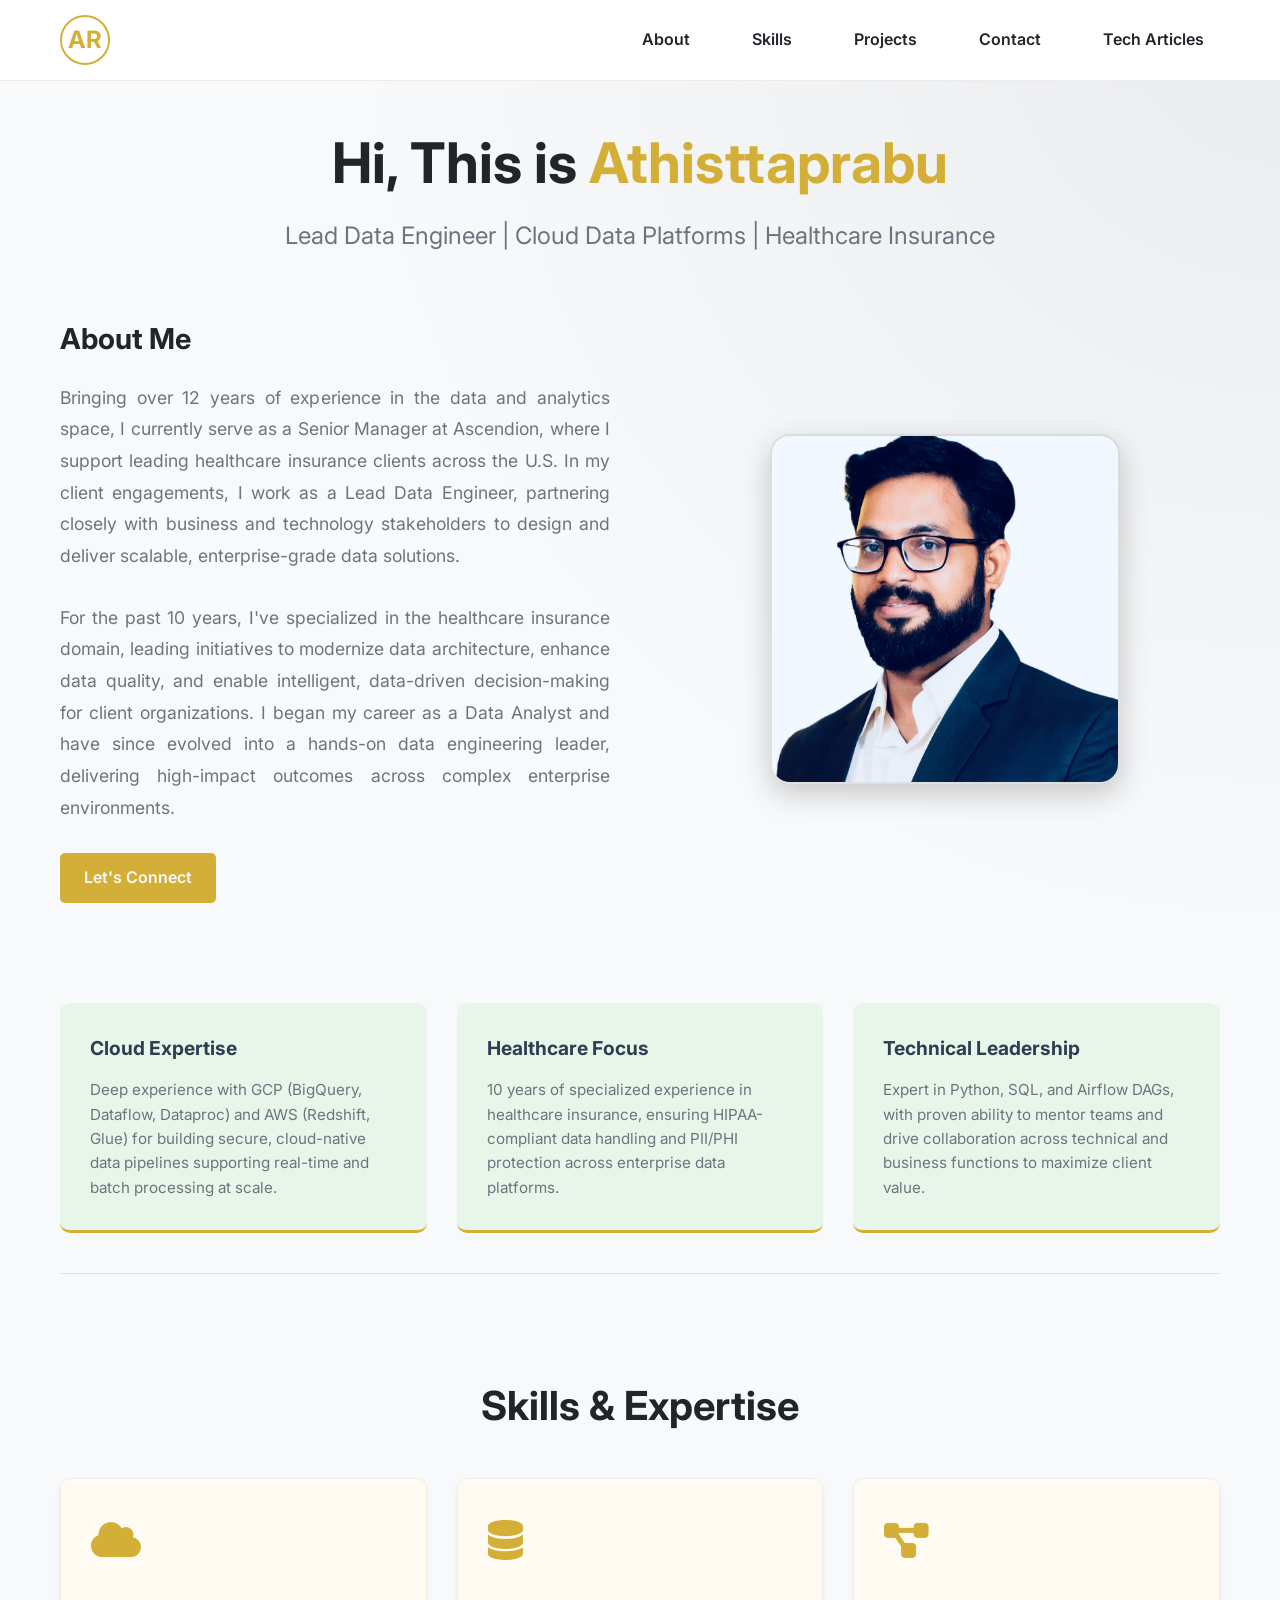
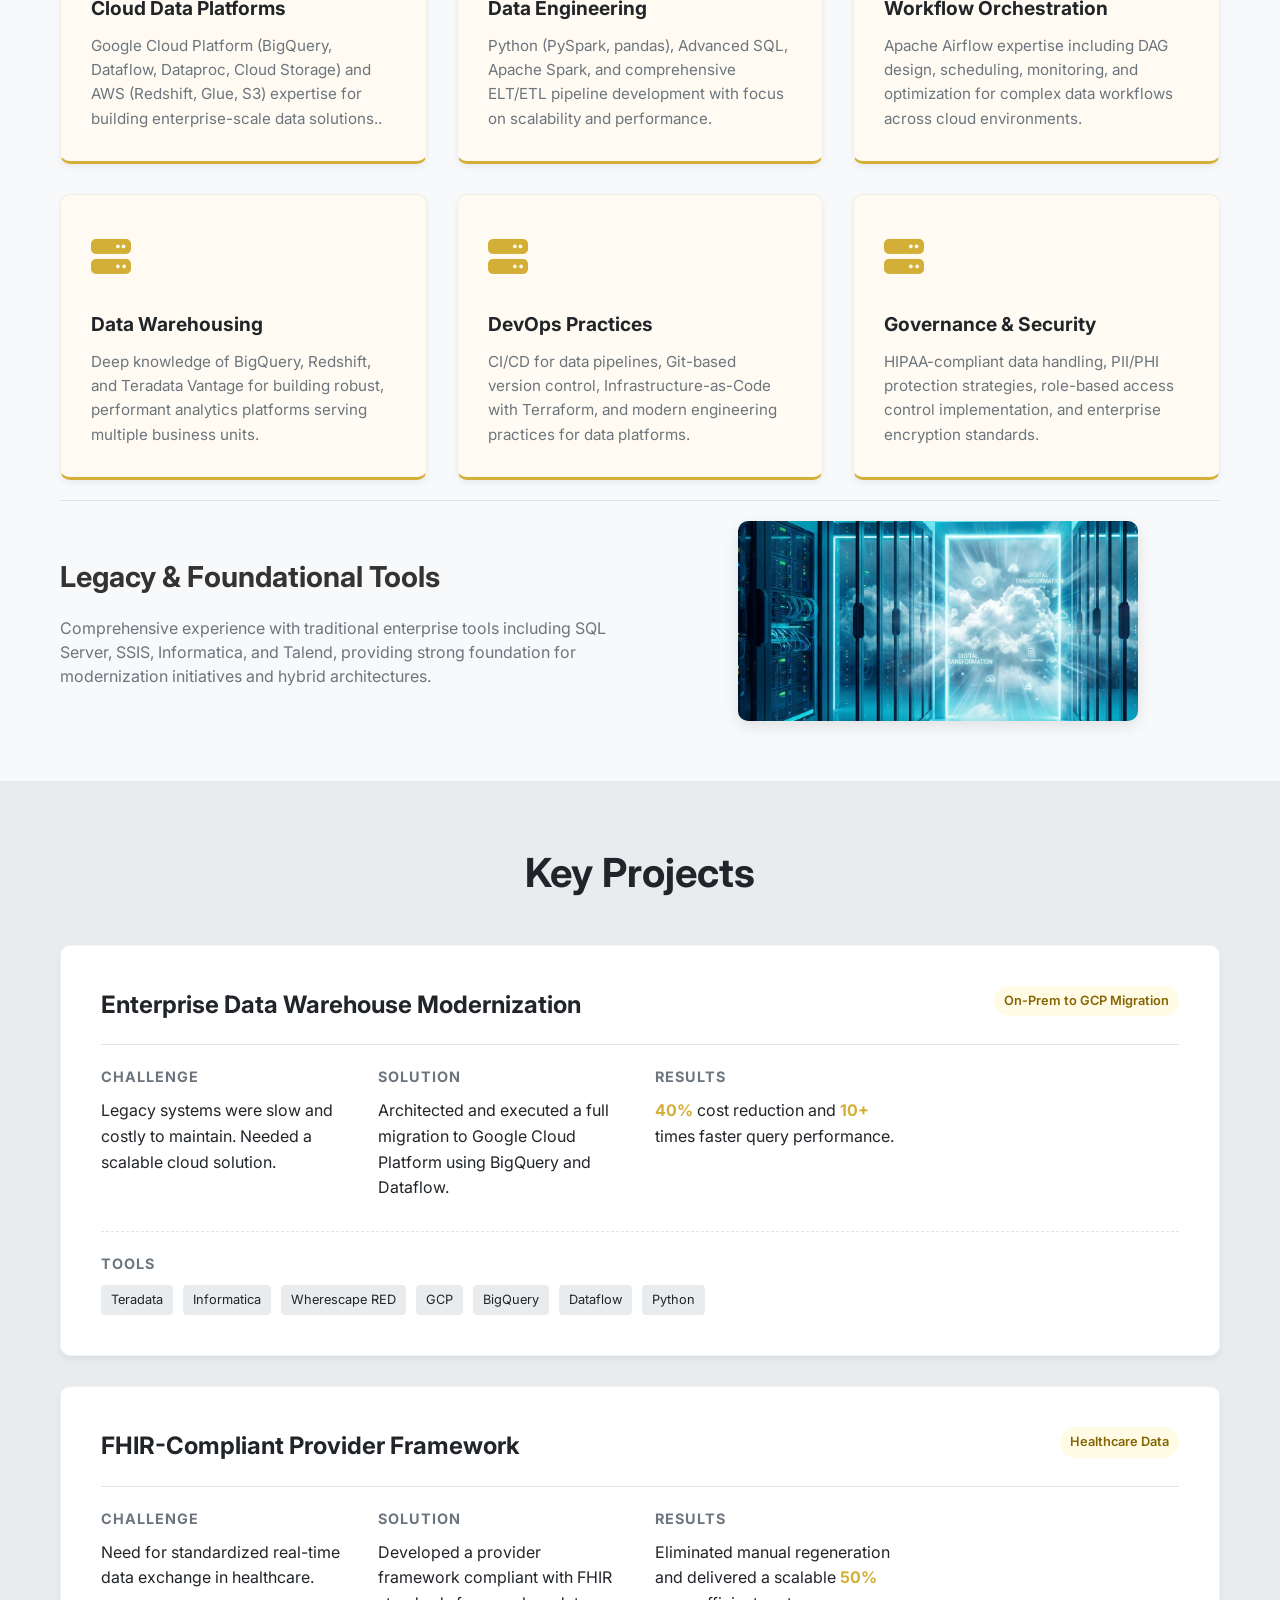
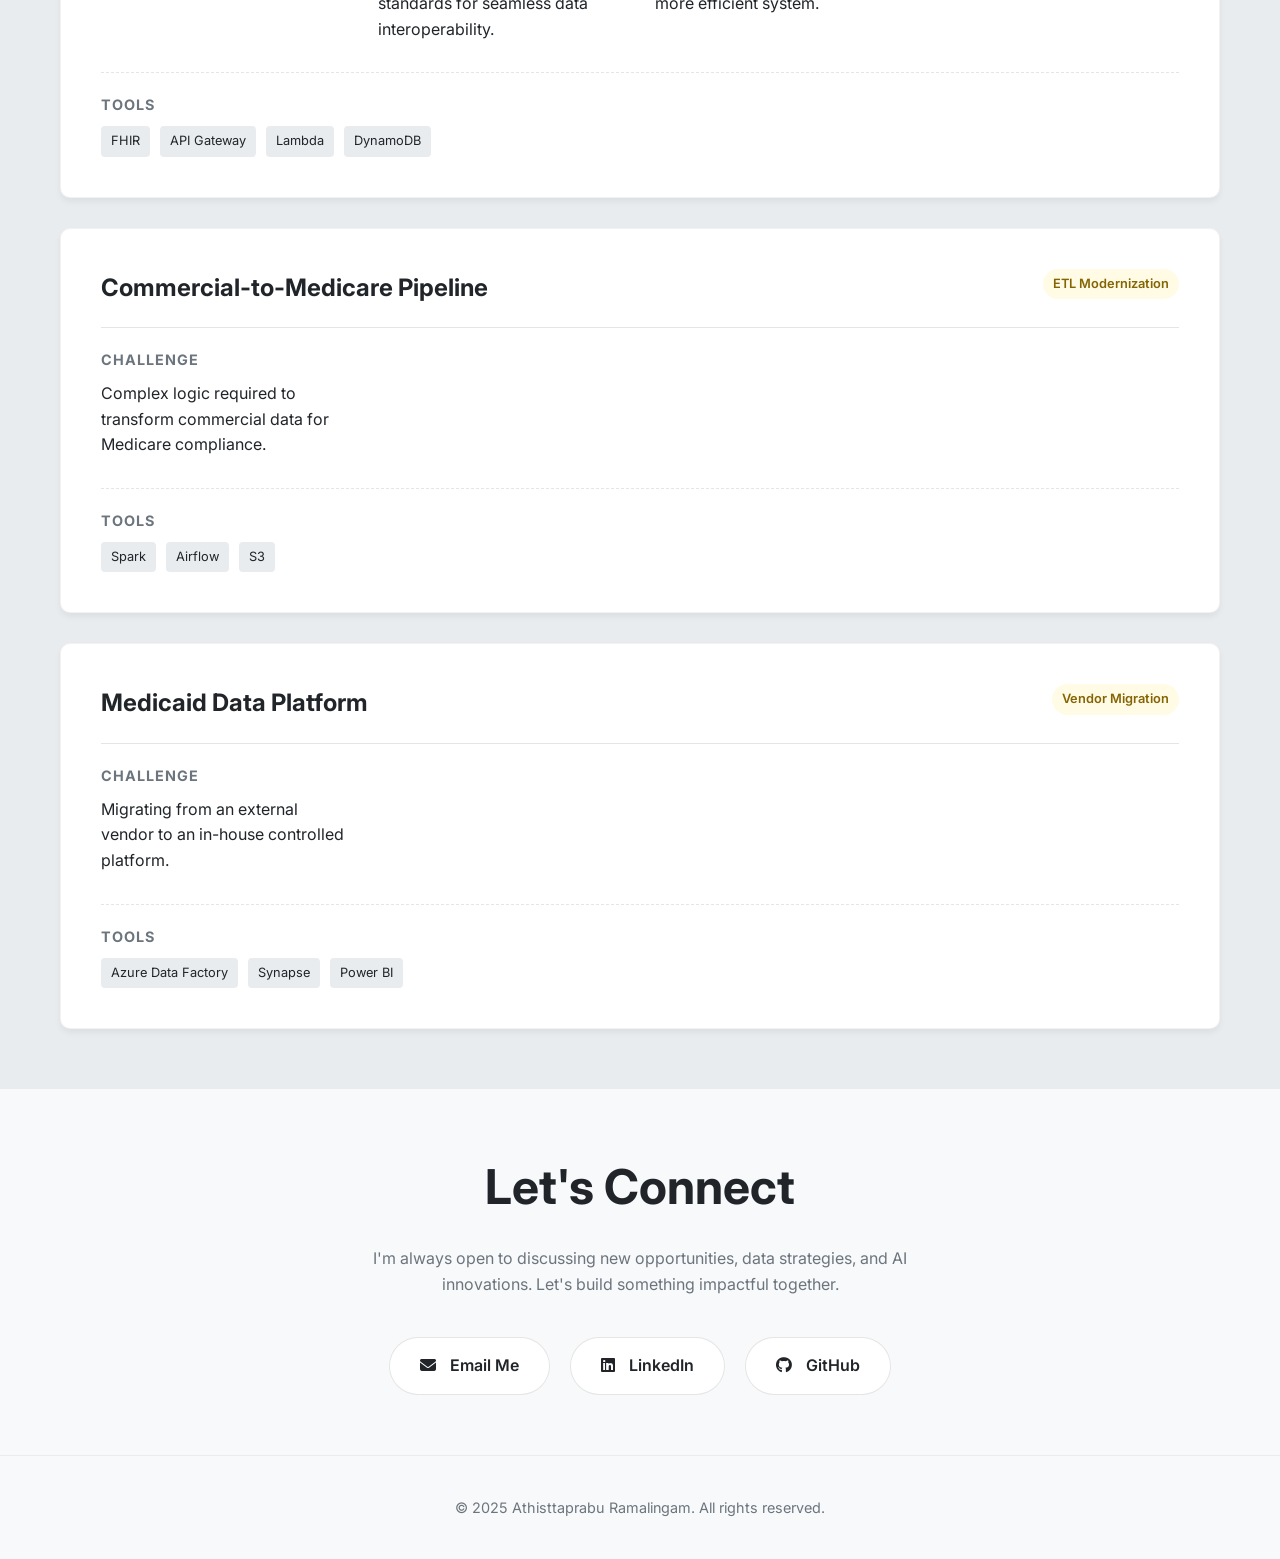
<file: index.html>
<!DOCTYPE html>
<html lang="en">

<head>
    <meta charset="UTF-8">
    <meta name="viewport" content="width=device-width, initial-scale=1.0">
    <title>Athisttaprabu Ramalingam | Cloud, Data and AI Engineer</title>
    <meta name="description"
        content="Portfolio of Athisttaprabu Ramalingam - Cloud, Data and AI Engineer & Technical Lead">
    <link rel="preconnect" href="https://fonts.googleapis.com">
    <link rel="preconnect" href="https://fonts.gstatic.com" crossorigin>
    <link href="https://fonts.googleapis.com/css2?family=Inter:wght@400;600;700&display=swap" rel="stylesheet">
    <link rel="stylesheet" href="https://cdnjs.cloudflare.com/ajax/libs/font-awesome/6.4.0/css/all.min.css">
    <link rel="stylesheet" href="style.css">
</head>

<body>
    <header>
        <nav class="container">
            <a href="#" class="logo">AR</a>
            <ul class="nav-links">
                <li><a href="#about">About</a></li>
                <li><a href="#skills">Skills</a></li>
                <li><a href="#projects">Projects</a></li>
                <li><a href="#contact">Contact</a></li>
                <li><a href="#" id="tech-articles-btn">Tech Articles</a></li>
            </ul>
            <div class="menu-toggle" id="mobile-menu">
                <i class="fas fa-bars"></i>
            </div>
        </nav>
    </header>

    <main>
        <!-- Hero Section -->
        <section id="hero" class="hero-section">
            <div class="container hero-content">
                <div class="hero-header">
                    <h1>Hi, This is <span class="highlight">Athisttaprabu</span></h1>
                    <h2>Lead Data Engineer | Cloud Data Platforms | Healthcare Insurance</h2>
                </div>
                <div class="hero-body">
                    <div class="hero-description">
                        <h3>About Me</h3>
                        <p style="text-align: justify;">
                            Bringing over 12 years of experience in the data and analytics space, I currently serve as a
                            Senior Manager at Ascendion, where I support leading healthcare insurance clients across the
                            U.S. In my client engagements, I work as a Lead Data Engineer, partnering closely with
                            business and technology stakeholders to design and deliver scalable, enterprise-grade data
                            solutions.</p>
                        <p style="text-align: justify;">
                            For the past 10 years, I've specialized in the healthcare insurance domain, leading
                            initiatives to modernize data architecture, enhance data quality, and enable intelligent,
                            data-driven decision-making for client organizations. I began my career as a Data Analyst
                            and have since evolved into a hands-on data engineering leader, delivering high-impact
                            outcomes across complex enterprise environments.</p>
                        <a href="#contact" class="btn primary-btn">Let's Connect</a>
                    </div>
                    <div class="hero-image">
                        <img src="profile.jpg" alt="Athisttaprabu Ramalingam" class="profile-img">
                    </div>
                </div>

                <div class="hero-highlights">
                    <div class="highlight-card">
                        <h4>Cloud Expertise</h4>
                        <p>Deep experience with GCP (BigQuery, Dataflow, Dataproc) and AWS (Redshift, Glue) for building
                            secure, cloud-native data pipelines supporting real-time and batch processing at scale.</p>
                    </div>
                    <div class="highlight-card">
                        <h4>Healthcare Focus</h4>
                        <p>10 years of specialized experience in healthcare insurance, ensuring HIPAA-compliant data
                            handling and PII/PHI protection across enterprise data platforms.</p>
                    </div>
                    <div class="highlight-card">
                        <h4>Technical Leadership</h4>
                        <p>Expert in Python, SQL, and Airflow DAGs, with proven ability to mentor teams and drive
                            collaboration across technical and business functions to maximize client value.</p>

                    </div>
                </div>
            </div>
        </section>

        <!-- Skills Section -->
        <section id="skills" class="section">
            <div class="container">
                <h2 class="section-title">Skills & Expertise</h2>
                <div class="skills-grid">
                    <div class="card skill-card">
                        <div class="icon-box"><i class="fas fa-cloud"></i></div>
                        <h3>Cloud Data Platforms</h3>
                        <p>Google Cloud Platform (BigQuery, Dataflow, Dataproc, Cloud Storage) and AWS (Redshift, Glue,
                            S3) expertise for building enterprise-scale data solutions..</p>
                    </div>
                    <div class="card skill-card">
                        <div class="icon-box"><i class="fas fa-database"></i></div>
                        <h3>Data Engineering</h3>
                        <p>Python (PySpark, pandas), Advanced SQL, Apache Spark, and comprehensive ELT/ETL pipeline
                            development with focus on scalability and performance.</p>
                    </div>
                    <div class="card skill-card">
                        <div class="icon-box"><i class="fas fa-project-diagram"></i></div>
                        <h3>Workflow Orchestration</h3>
                        <p>Apache Airflow expertise including DAG design, scheduling, monitoring, and optimization for
                            complex data workflows across cloud environments.</p>
                    </div>
                    <div class="card skill-card">
                        <div class="icon-box"><i class="fas fa-server"></i></div>
                        <h3>Data Warehousing</h3>
                        <p>Deep knowledge of BigQuery, Redshift, and Teradata Vantage for building robust, performant
                            analytics platforms serving multiple business units.</p>
                    </div>
                    <div class="card skill-card">
                        <div class="icon-box"><i class="fas fa-server"></i></div>
                        <h3>DevOps Practices</h3>
                        <p>CI/CD for data pipelines, Git-based version control, Infrastructure-as-Code with Terraform,
                            and modern engineering practices for data platforms.</p>
                    </div>
                    <div class="card skill-card">
                        <div class="icon-box"><i class="fas fa-server"></i></div>
                        <h3>Governance & Security</h3>
                        <p>HIPAA-compliant data handling, PII/PHI protection strategies, role-based access control
                            implementation, and enterprise encryption standards.</p>
                    </div>
                </div>

                <div class="legacy-custom-section">
                    <div class="legacy-content">
                        <h3>Legacy & Foundational Tools</h3>
                        <p>Comprehensive experience with traditional enterprise tools including SQL Server, SSIS,
                            Informatica, and Talend, providing strong foundation for modernization initiatives and
                            hybrid architectures.</p>
                    </div>
                    <div class="legacy-image-container">
                        <img src="legacy-tools.png" alt="Legacy and Cloud Infrastructure">
                    </div>
                </div>
            </div>
        </section>

        <!-- Projects Section -->
        <section id="projects" class="section alt-bg">
            <div class="container">
                <h2 class="section-title">Key Projects</h2>
                <div class="projects-list">
                    <!-- Project 1 -->
                    <div class="card project-card">
                        <div class="project-header">
                            <h3>Enterprise Data Warehouse Modernization</h3>
                            <span class="tag">On-Prem to GCP Migration</span>
                        </div>
                        <div class="project-details">
                            <div class="detail-block">
                                <h4>Challenge</h4>
                                <p>Legacy systems were slow and costly to maintain. Needed a scalable cloud solution.
                                </p>
                            </div>
                            <div class="detail-block">
                                <h4>Solution</h4>
                                <p>Architected and executed a full migration to Google Cloud Platform using BigQuery and
                                    Dataflow.</p>
                            </div>
                            <div class="detail-block">
                                <h4>Results</h4>
                                <p><span class="highlight-text">40%</span> cost reduction and <span
                                        class="highlight-text">10+</span> times faster query performance.</p>
                            </div>
                            <div class="detail-block">
                                <h4>Tools</h4>
                                <div class="tech-stack">
                                    <span>Teradata</span><span>Informatica</span><span>Wherescape
                                        RED</span><span>GCP</span><span>BigQuery</span><span>Dataflow</span><span>Python</span>
                                </div>
                            </div>
                        </div>
                    </div>

                    <!-- Project 2 -->
                    <div class="card project-card">
                        <div class="project-header">
                            <h3>FHIR-Compliant Provider Framework</h3>
                            <span class="tag">Healthcare Data</span>
                        </div>
                        <div class="project-details">
                            <div class="detail-block">
                                <h4>Challenge</h4>
                                <p>Need for standardized real-time data exchange in healthcare.</p>
                            </div>
                            <div class="detail-block">
                                <h4>Solution</h4>
                                <p>Developed a provider framework compliant with FHIR standards for seamless data
                                    interoperability.</p>
                            </div>
                            <div class="detail-block">
                                <h4>Results</h4>
                                <p>Eliminated manual regeneration and delivered a scalable <span
                                        class="highlight-text">50%</span> more efficient system.</p>
                            </div>
                            <div class="detail-block">
                                <h4>Tools</h4>
                                <div class="tech-stack">
                                    <span>FHIR</span><span>API Gateway</span><span>Lambda</span><span>DynamoDB</span>
                                </div>
                            </div>
                        </div>
                    </div>

                    <!-- Project 3 -->
                    <div class="card project-card">
                        <div class="project-header">
                            <h3>Commercial-to-Medicare Pipeline</h3>
                            <span class="tag">ETL Modernization</span>
                        </div>
                        <div class="project-details">
                            <div class="detail-block">
                                <h4>Challenge</h4>
                                <p>Complex logic required to transform commercial data for Medicare compliance.</p>
                            </div>
                            <div class="detail-block">
                                <h4>Tools</h4>
                                <div class="tech-stack">
                                    <span>Spark</span><span>Airflow</span><span>S3</span>
                                </div>
                            </div>
                        </div>
                    </div>

                    <!-- Project 4 -->
                    <div class="card project-card">
                        <div class="project-header">
                            <h3>Medicaid Data Platform</h3>
                            <span class="tag">Vendor Migration</span>
                        </div>
                        <div class="project-details">
                            <div class="detail-block">
                                <h4>Challenge</h4>
                                <p>Migrating from an external vendor to an in-house controlled platform.</p>
                            </div>
                            <div class="detail-block">
                                <h4>Tools</h4>
                                <div class="tech-stack">
                                    <span>Azure Data Factory</span><span>Synapse</span><span>Power BI</span>
                                </div>
                            </div>
                        </div>
                    </div>
                </div>
            </div>
        </section>

        <!-- Contact Section -->
        <section id="contact" class="section">
            <div class="container contact-container">
                <div class="contact-text">
                    <h2>Let's Connect</h2>
                    <p>I'm always open to discussing new opportunities, data strategies, and AI innovations. Let's build
                        something impactful together.</p>
                    <div class="social-links">
                        <a href="https://mail.google.com/mail/?view=cm&fs=1&to=saiathistta@gmail.com" target="_blank"
                            class="social-btn"><i class="fas fa-envelope"></i> Email Me</a>
                        <a href="https://www.linkedin.com/in/athisttaprabu-r/" class="social-btn"><i
                                class="fab fa-linkedin"></i> LinkedIn</a>
                        <a href="#" class="social-btn"><i class="fab fa-github"></i> GitHub</a>
                    </div>
                </div>
            </div>
        </section>

        <!-- Tech Articles Modal -->
        <div id="tech-modal" class="modal">
            <div class="modal-content">
                <span class="close-modal">&times;</span>
                <h3>Tech Articles Categories</h3>
                <div class="tech-list" style="margin-bottom: 20px;">
                    <a href="aws-gcp-cheat-sheet.html" class="tech-tag">AWS ↔ GCP Cheat Sheet</a>
                    <a href="gen-ai-articles.html" class="tech-tag">Gen AI</a>
                    <a href="coming-soon.html" class="tech-tag">Python</a>
                    <a href="coming-soon.html" class="tech-tag">Pyspark</a>
                    <a href="aws-gcp-cheat-sheet.html" class="tech-tag">AWS</a>
                    <a href="coming-soon.html" class="tech-tag">Cloud Migration</a>
                    <a href="coming-soon.html" class="tech-tag">SQL</a>
                    <a href="coming-soon.html" class="tech-tag">Teradata</a>
                </div>
                <h3>GCP</h3>
                <div class="tech-list">
                    <a href="dataproc.html" class="tech-tag">Dataproc</a>
                    <a href="bigquery.html" class="tech-tag">Bigquery</a>
                    <a href="dataflow.html" class="tech-tag">Dataflow</a>
                    <a href="managed-airflow.html" class="tech-tag">Managed Airflow</a>
                    <a href="vertex-ai.html" class="tech-tag">Vertex AI</a>
                    <a href="gcs.html" class="tech-tag">GCS</a>
                </div>
            </div>
        </div>

    </main>

    <footer>
        <div class="container">
            <p>&copy; 2025 Athisttaprabu Ramalingam. All rights reserved.</p>
        </div>
    </footer>

    <script src="script.js"></script>
</body>

</html>
</file>
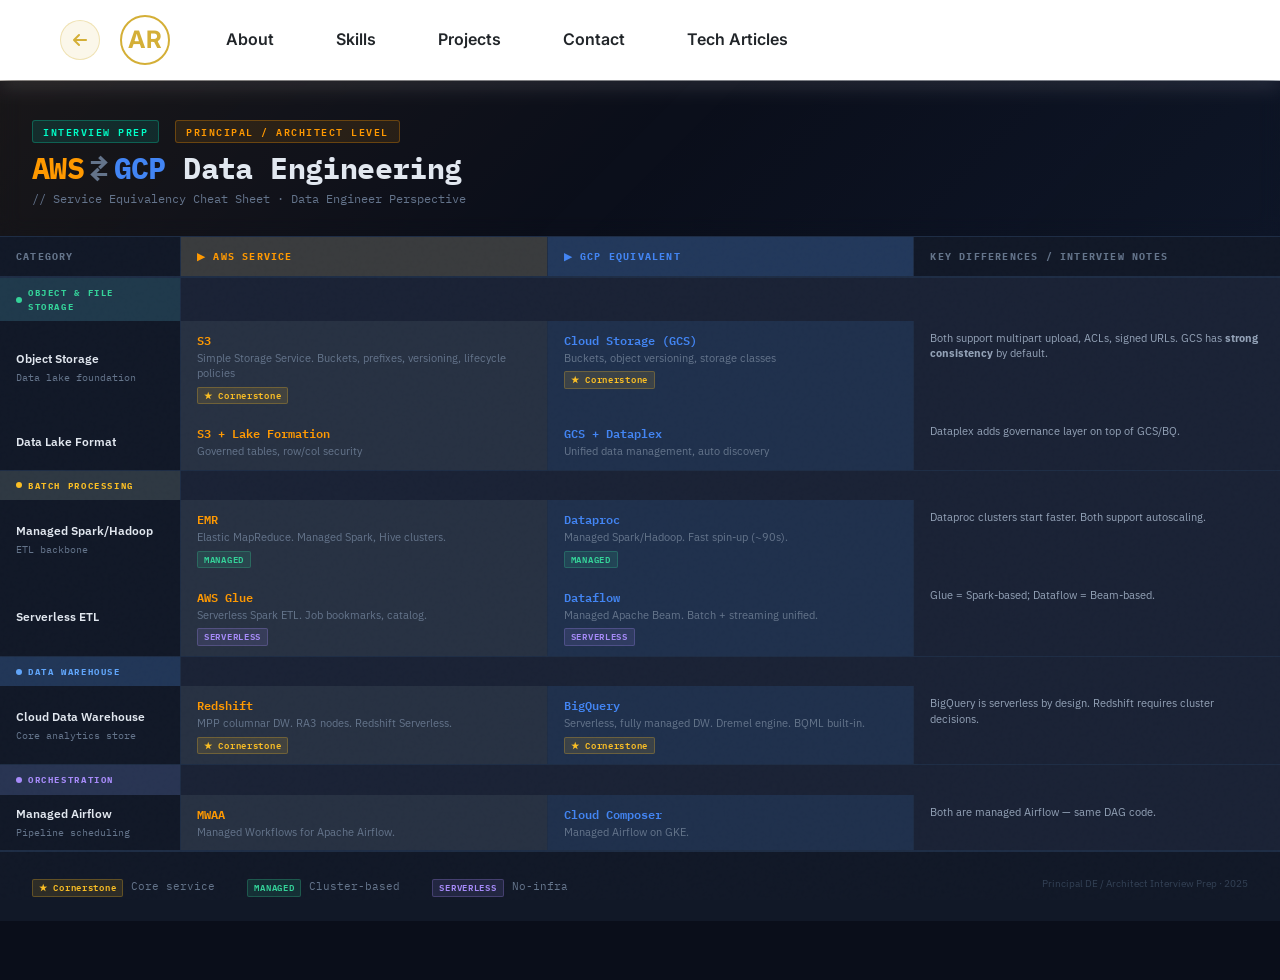
<file: aws-gcp-cheat-sheet.html>
<!DOCTYPE html>
<html lang="en">
<head>
    <meta charset="UTF-8">
    <meta name="viewport" content="width=device-width, initial-scale=1.0">
    <title>AWS ↔ GCP Service Equivalency | Athisttaprabu Ramalingam</title>
    <link rel="preconnect" href="https://fonts.googleapis.com">
    <link rel="preconnect" href="https://fonts.gstatic.com" crossorigin>
    <link href="https://fonts.googleapis.com/css2?family=Inter:wght@400;600;700&family=IBM+Plex+Mono:wght@400;600;700&family=IBM+Plex+Sans:wght@300;400;600&display=swap" rel="stylesheet">
    <link rel="stylesheet" href="https://cdnjs.cloudflare.com/ajax/libs/font-awesome/6.4.0/css/all.min.css">
    <link rel="stylesheet" href="style.css">
    <style>
        :root {
            --aws: #FF9900;
            --aws-dark: #c47600;
            --gcp: #4285F4;
            --gcp-dark: #2b6fe0;
            --bg-sheet: #0a0e1a;
            --surface: #111827;
            --surface2: #1a2235;
            --border-sheet: #1e2d45;
            --text-sheet: #e2e8f0;
            --muted-sheet: #64748b;
            --accent-sheet: #00ffc8;
            --red-sheet: #f87171;
            --yellow-sheet: #fbbf24;
            --purple-sheet: #a78bfa;
            --green-sheet: #34d399;
        }

        .cheat-sheet-body {
            background: var(--bg-sheet);
            color: var(--text-sheet);
            font-family: 'IBM Plex Sans', sans-serif;
            font-size: 13px;
            line-height: 1.5;
            min-height: 100vh;
            margin-top: 80px; /* Space for fixed header */
        }

        /* Noise overlay */
        .cheat-sheet-body::before {
            content: '';
            position: fixed;
            inset: 0;
            background-image: url("data:image/svg+xml,%3Csvg viewBox='0 0 256 256' xmlns='http://www.w3.org/2000/svg'%3E%3Cfilter id='noise'%3E%3CfeTurbulence type='fractalNoise' baseFrequency='0.9' numOctaves='4' stitchTiles='stitch'/%3E%3C/filter%3E%3Crect width='100%25' height='100%25' filter='url(%23noise)' opacity='0.04'/%3E%3C/svg%3E");
            pointer-events: none;
            z-index: 999;
            opacity: 0.4;
        }

        header.sheet-header {
            padding: 40px 32px 28px;
            border-bottom: 1px solid var(--border-sheet);
            position: relative;
            background: linear-gradient(135deg, rgba(255,153,0,0.06) 0%, transparent 50%, rgba(66,133,244,0.06) 100%);
        }

        .header-top {
            display: flex;
            align-items: center;
            gap: 16px;
            margin-bottom: 8px;
        }

        .badge {
            font-family: 'IBM Plex Mono', monospace;
            font-size: 10px;
            font-weight: 600;
            letter-spacing: 0.15em;
            text-transform: uppercase;
            padding: 3px 10px;
            border-radius: 3px;
            background: rgba(0,255,200,0.1);
            color: var(--accent-sheet);
            border: 1px solid rgba(0,255,200,0.25);
        }

        .sheet-header h1 {
            font-family: 'IBM Plex Mono', monospace;
            font-size: clamp(20px, 3vw, 30px);
            font-weight: 700;
            letter-spacing: -0.02em;
            line-height: 1.1;
            margin: 0;
        }

        .sheet-header h1 .aws-text { color: var(--aws); }
        .sheet-header h1 .gcp-text { color: var(--gcp); }
        .sheet-header h1 .arrow { color: var(--muted-sheet); margin: 0 6px; }

        .subtitle-sheet {
            color: var(--muted-sheet);
            font-size: 12px;
            margin-top: 6px;
            font-family: 'IBM Plex Mono', monospace;
        }

        /* Column headers */
        .col-headers {
            display: grid;
            grid-template-columns: 180px 1fr 1fr 1fr;
            gap: 1px;
            background: var(--border-sheet);
            border-bottom: 2px solid var(--border-sheet);
            position: sticky;
            top: 70px; /* Below portfolio header */
            z-index: 10;
        }

        .col-header {
            padding: 12px 16px;
            font-family: 'IBM Plex Mono', monospace;
            font-size: 10px;
            font-weight: 700;
            letter-spacing: 0.12em;
            text-transform: uppercase;
        }

        .col-header.category { background: var(--surface); color: var(--muted-sheet); }
        .col-header.aws-col { background: rgba(255,153,0,0.12); color: var(--aws); }
        .col-header.gcp-col { background: rgba(66,133,244,0.12); color: var(--gcp); }
        .col-header.notes-col { background: var(--surface); color: var(--muted-sheet); }

        /* Sections */
        .sheet-section {
            border-bottom: 1px solid var(--border-sheet);
        }

        .section-title-sheet {
            display: grid;
            grid-template-columns: 180px 1fr 1fr 1fr;
            gap: 1px;
            background: var(--border-sheet);
        }

        .section-label-sheet {
            padding: 8px 16px;
            font-family: 'IBM Plex Mono', monospace;
            font-size: 9px;
            font-weight: 700;
            letter-spacing: 0.18em;
            text-transform: uppercase;
            display: flex;
            align-items: center;
            gap: 6px;
        }

        .section-label-sheet .dot {
            width: 6px; height: 6px;
            border-radius: 50%;
            flex-shrink: 0;
        }

        .section-filler {
            grid-column: span 3;
        }

        /* Rows */
        .sheet-row {
            display: grid;
            grid-template-columns: 180px 1fr 1fr 1fr;
            gap: 1px;
            background: var(--border-sheet);
            transition: background 0.15s;
        }

        .sheet-row:hover { background: rgba(255,255,255,0.04); }

        .sheet-cell {
            padding: 10px 16px;
            font-size: 12px;
            display: flex;
            flex-direction: column;
            gap: 2px;
        }

        .sheet-cell.cat-cell {
            background: var(--surface);
            justify-content: center;
        }

        .sheet-cell.aws-cell { background: rgba(255,153,0,0.04); }
        .sheet-cell.gcp-cell { background: rgba(66,133,244,0.04); }
        .sheet-cell.notes-cell { background: var(--surface2); }

        .service-name {
            font-family: 'IBM Plex Mono', monospace;
            font-weight: 600;
            font-size: 12px;
        }

        .aws-cell .service-name { color: var(--aws); }
        .gcp-cell .service-name { color: var(--gcp); }

        .service-desc {
            color: var(--muted-sheet);
            font-size: 11px;
            line-height: 1.4;
        }

        .cat-name {
            font-weight: 600;
            font-size: 12px;
            color: var(--text-sheet);
        }

        .cat-sub {
            font-size: 10px;
            color: var(--muted-sheet);
            font-family: 'IBM Plex Mono', monospace;
        }

        .note-text {
            font-size: 11px;
            color: #94a3b8;
            line-height: 1.4;
        }

        .sheet-tag {
            display: inline-block;
            font-family: 'IBM Plex Mono', monospace;
            font-size: 9px;
            font-weight: 600;
            letter-spacing: 0.08em;
            padding: 1px 6px;
            border-radius: 2px;
            margin-top: 3px;
            width: fit-content;
        }

        .tag-managed { background: rgba(52,211,153,0.12); color: var(--green-sheet); border: 1px solid rgba(52,211,153,0.25); }
        .tag-serverless { background: rgba(167,139,250,0.12); color: var(--purple-sheet); border: 1px solid rgba(167,139,250,0.25); }
        .tag-realtime { background: rgba(248,113,113,0.12); color: var(--red-sheet); border: 1px solid rgba(248,113,113,0.25); }
        .tag-key { background: rgba(251,191,36,0.12); color: var(--yellow-sheet); border: 1px solid rgba(251,191,36,0.25); }

        /* Section color themes */
        .sec-storage .section-label-sheet { background: rgba(52,211,153,0.07); color: var(--green-sheet); }
        .sec-storage .dot { background: var(--green-sheet); }

        .sec-processing .section-label-sheet { background: rgba(251,191,36,0.07); color: var(--yellow-sheet); }
        .sec-processing .dot { background: var(--yellow-sheet); }

        .sec-streaming .section-label-sheet { background: rgba(248,113,113,0.07); color: var(--red-sheet); }
        .sec-streaming .dot { background: var(--red-sheet); }

        .sec-warehouse .section-label-sheet { background: rgba(66,133,244,0.1); color: #60a5fa; }
        .sec-warehouse .dot { background: #60a5fa; }

        .sec-orchestration .section-label-sheet { background: rgba(167,139,250,0.07); color: var(--purple-sheet); }
        .sec-orchestration .dot { background: var(--purple-sheet); }

        .sec-catalog .section-label-sheet { background: rgba(0,255,200,0.07); color: var(--accent-sheet); }
        .sec-catalog .dot { background: var(--accent-sheet); }

        .sec-ml .section-label-sheet { background: rgba(255,153,0,0.07); color: var(--aws); }
        .sec-ml .dot { background: var(--aws); }

        .sec-infra .section-label-sheet { background: rgba(148,163,184,0.07); color: #94a3b8; }
        .sec-infra .dot { background: #94a3b8; }

        @media (max-width: 768px) {
            .col-headers, .section-title-sheet, .sheet-row {
                grid-template-columns: 130px 1fr 1fr;
            }
            .col-header.notes-col,
            .section-filler,
            .sheet-cell.notes-cell { display: none; }
        }

        @media (max-width: 540px) {
            .col-headers, .section-title-sheet, .sheet-row {
                grid-template-columns: 1fr 1fr;
            }
            .col-header.category, .sheet-cell.cat-cell { display: none; }
        }
    </style>
</head>
<body>
    <header>
        <nav class="container" style="display: flex; align-items: center; justify-content: flex-start; gap: 40px;">
            <div style="display: flex; align-items: center; gap: 20px;">
                <a href="index.html#tech-articles" class="back-btn-header" title="Back to Previous Page"><i class="fas fa-arrow-left"></i></a>
                <a href="index.html" class="logo">AR</a>
            </div>
            <ul class="nav-links">
                <li><a href="index.html#about">About</a></li>
                <li><a href="index.html#skills">Skills</a></li>
                <li><a href="index.html#projects">Projects</a></li>
                <li><a href="index.html#contact">Contact</a></li>
                <li><a href="#" id="tech-articles-btn">Tech Articles</a></li>
            </ul>
            <div class="menu-toggle" id="mobile-menu">
                <i class="fas fa-bars"></i>
            </div>
        </nav>
    </header>

    <div class="cheat-sheet-body">
        <header class="sheet-header">
            <div class="header-top">
                <div class="badge">Interview Prep</div>
                <div class="badge" style="background:rgba(255,153,0,0.1);color:var(--aws);border-color:rgba(255,153,0,0.3);">Principal / Architect Level</div>
            </div>
            <h1><span class="aws-text">AWS</span><span class="arrow">⇄</span><span class="gcp-text">GCP</span> Data Engineering</h1>
            <p class="subtitle-sheet">// Service Equivalency Cheat Sheet · Data Engineer Perspective</p>
        </header>

        <!-- Column Headers -->
        <div class="col-headers">
            <div class="col-header category">Category</div>
            <div class="col-header aws-col">▶ AWS Service</div>
            <div class="col-header gcp-col">▶ GCP Equivalent</div>
            <div class="col-header notes-col">Key Differences / Interview Notes</div>
        </div>

        <!-- Section content copied from source -->
        <main>
            <!-- ─── OBJECT STORAGE ─── -->
            <div class="sheet-section sec-storage">
                <div class="section-title-sheet">
                    <div class="section-label-sheet"><span class="dot"></span>Object & File Storage</div>
                    <div class="section-filler" style="background:var(--surface2);grid-column:span 3"></div>
                </div>

                <div class="sheet-row">
                    <div class="sheet-cell cat-cell"><div class="cat-name">Object Storage</div><div class="cat-sub">Data lake foundation</div></div>
                    <div class="sheet-cell aws-cell"><div class="service-name">S3</div><div class="service-desc">Simple Storage Service. Buckets, prefixes, versioning, lifecycle policies</div><div class="sheet-tag tag-key">★ Cornerstone</div></div>
                    <div class="sheet-cell gcp-cell"><div class="service-name">Cloud Storage (GCS)</div><div class="service-desc">Buckets, object versioning, storage classes</div><div class="sheet-tag tag-key">★ Cornerstone</div></div>
                    <div class="sheet-cell notes-cell"><div class="note-text">Both support multipart upload, ACLs, signed URLs. GCS has <strong>strong consistency</strong> by default.</div></div>
                </div>

                <div class="sheet-row">
                    <div class="sheet-cell cat-cell"><div class="cat-name">Data Lake Format</div></div>
                    <div class="sheet-cell aws-cell"><div class="service-name">S3 + Lake Formation</div><div class="service-desc">Governed tables, row/col security</div></div>
                    <div class="sheet-cell gcp-cell"><div class="service-name">GCS + Dataplex</div><div class="service-desc">Unified data management, auto discovery</div></div>
                    <div class="sheet-cell notes-cell"><div class="note-text">Dataplex adds governance layer on top of GCS/BQ.</div></div>
                </div>
            </div>

            <!-- ─── BATCH PROCESSING ─── -->
            <div class="sheet-section sec-processing">
                <div class="section-title-sheet">
                    <div class="section-label-sheet"><span class="dot"></span>Batch Processing</div>
                    <div class="section-filler" style="background:var(--surface2);grid-column:span 3"></div>
                </div>

                <div class="sheet-row">
                    <div class="sheet-cell cat-cell"><div class="cat-name">Managed Spark/Hadoop</div><div class="cat-sub">ETL backbone</div></div>
                    <div class="sheet-cell aws-cell"><div class="service-name">EMR</div><div class="service-desc">Elastic MapReduce. Managed Spark, Hive clusters.</div><div class="sheet-tag tag-managed">MANAGED</div></div>
                    <div class="sheet-cell gcp-cell"><div class="service-name">Dataproc</div><div class="service-desc">Managed Spark/Hadoop. Fast spin-up (~90s).</div><div class="sheet-tag tag-managed">MANAGED</div></div>
                    <div class="sheet-cell notes-cell"><div class="note-text">Dataproc clusters start faster. Both support autoscaling.</div></div>
                </div>

                <div class="sheet-row">
                    <div class="sheet-cell cat-cell"><div class="cat-name">Serverless ETL</div></div>
                    <div class="sheet-cell aws-cell"><div class="service-name">AWS Glue</div><div class="service-desc">Serverless Spark ETL. Job bookmarks, catalog.</div><div class="sheet-tag tag-serverless">SERVERLESS</div></div>
                    <div class="sheet-cell gcp-cell"><div class="service-name">Dataflow</div><div class="service-desc">Managed Apache Beam. Batch + streaming unified.</div><div class="sheet-tag tag-serverless">SERVERLESS</div></div>
                    <div class="sheet-cell notes-cell"><div class="note-text">Glue = Spark-based; Dataflow = Beam-based.</div></div>
                </div>
            </div>

            <!-- ─── DATA WAREHOUSE ─── -->
            <div class="sheet-section sec-warehouse">
                <div class="section-title-sheet">
                    <div class="section-label-sheet"><span class="dot"></span>Data Warehouse</div>
                    <div class="section-filler" style="background:var(--surface2);grid-column:span 3"></div>
                </div>

                <div class="sheet-row">
                    <div class="sheet-cell cat-cell"><div class="cat-name">Cloud Data Warehouse</div><div class="cat-sub">Core analytics store</div></div>
                    <div class="sheet-cell aws-cell"><div class="service-name">Redshift</div><div class="service-desc">MPP columnar DW. RA3 nodes. Redshift Serverless.</div><div class="sheet-tag tag-key">★ Cornerstone</div></div>
                    <div class="sheet-cell gcp-cell"><div class="service-name">BigQuery</div><div class="service-desc">Serverless, fully managed DW. Dremel engine. BQML built-in.</div><div class="sheet-tag tag-key">★ Cornerstone</div></div>
                    <div class="sheet-cell notes-cell"><div class="note-text">BigQuery is serverless by design. Redshift requires cluster decisions.</div></div>
                </div>
            </div>

            <!-- ─── ORCHESTRATION ─── -->
            <div class="sheet-section sec-orchestration">
                <div class="section-title-sheet">
                    <div class="section-label-sheet"><span class="dot"></span>Orchestration</div>
                    <div class="section-filler" style="background:var(--surface2);grid-column:span 3"></div>
                </div>

                <div class="sheet-row">
                    <div class="sheet-cell cat-cell"><div class="cat-name">Managed Airflow</div><div class="cat-sub">Pipeline scheduling</div></div>
                    <div class="sheet-cell aws-cell"><div class="service-name">MWAA</div><div class="service-desc">Managed Workflows for Apache Airflow.</div></div>
                    <div class="sheet-cell gcp-cell"><div class="service-name">Cloud Composer</div><div class="service-desc">Managed Airflow on GKE.</div></div>
                    <div class="sheet-cell notes-cell"><div class="note-text">Both are managed Airflow — same DAG code.</div></div>
                </div>
            </div>
        </main>

        <footer style="background: var(--surface); padding: 24px 32px; border-top: 1px solid var(--border-sheet); display: flex; gap: 32px; flex-wrap: wrap;">
            <div class="legend-item" style="display: flex; align-items: center; gap: 8px; font-size: 11px; color: var(--muted-sheet); font-family: 'IBM Plex Mono', monospace;">
                <span class="sheet-tag tag-key">★ Cornerstone</span> Core service
            </div>
            <div class="legend-item" style="display: flex; align-items: center; gap: 8px; font-size: 11px; color: var(--muted-sheet); font-family: 'IBM Plex Mono', monospace;">
                <span class="sheet-tag tag-managed">MANAGED</span> Cluster-based
            </div>
            <div class="legend-item" style="display: flex; align-items: center; gap: 8px; font-size: 11px; color: var(--muted-sheet); font-family: 'IBM Plex Mono', monospace;">
                <span class="sheet-tag tag-serverless">SERVERLESS</span> No-infra
            </div>
            <div style="margin-left:auto; font-size:10px; color:#334155;">Principal DE / Architect Interview Prep · 2025</div>
        </footer>
    </div>

    <!-- Tech Articles Modal -->
    <div id="tech-modal" class="modal">
        <div class="modal-content">
            <span class="close-modal">&times;</span>
            <h3>Tech Articles Categories</h3>
            <div class="tech-list" style="margin-bottom: 20px;">
                <a href="aws-gcp-cheat-sheet.html" class="tech-tag">AWS ↔ GCP Cheat Sheet</a>
                <a href="gen-ai-articles.html" class="tech-tag">Gen AI</a>
                <a href="coming-soon.html" class="tech-tag">Python</a>
                <a href="coming-soon.html" class="tech-tag">Pyspark</a>
                <a href="aws-gcp-cheat-sheet.html" class="tech-tag">AWS</a>
                <a href="coming-soon.html" class="tech-tag">Cloud Migration</a>
                <a href="coming-soon.html" class="tech-tag">SQL</a>
                <a href="coming-soon.html" class="tech-tag">Teradata</a>
            </div>
            <h3>GCP</h3>
            <div class="tech-list">
                <a href="dataproc.html" class="tech-tag">Dataproc</a>
                <a href="bigquery.html" class="tech-tag">Bigquery</a>
                <a href="dataflow.html" class="tech-tag">Dataflow</a>
                <a href="managed-airflow.html" class="tech-tag">Managed Airflow</a>
                <a href="vertex-ai.html" class="tech-tag">Vertex AI</a>
                <a href="gcs.html" class="tech-tag">GCS</a>
            </div>
        </div>
    </div>

    <script src="script.js"></script>
</body>
</html>
</file>
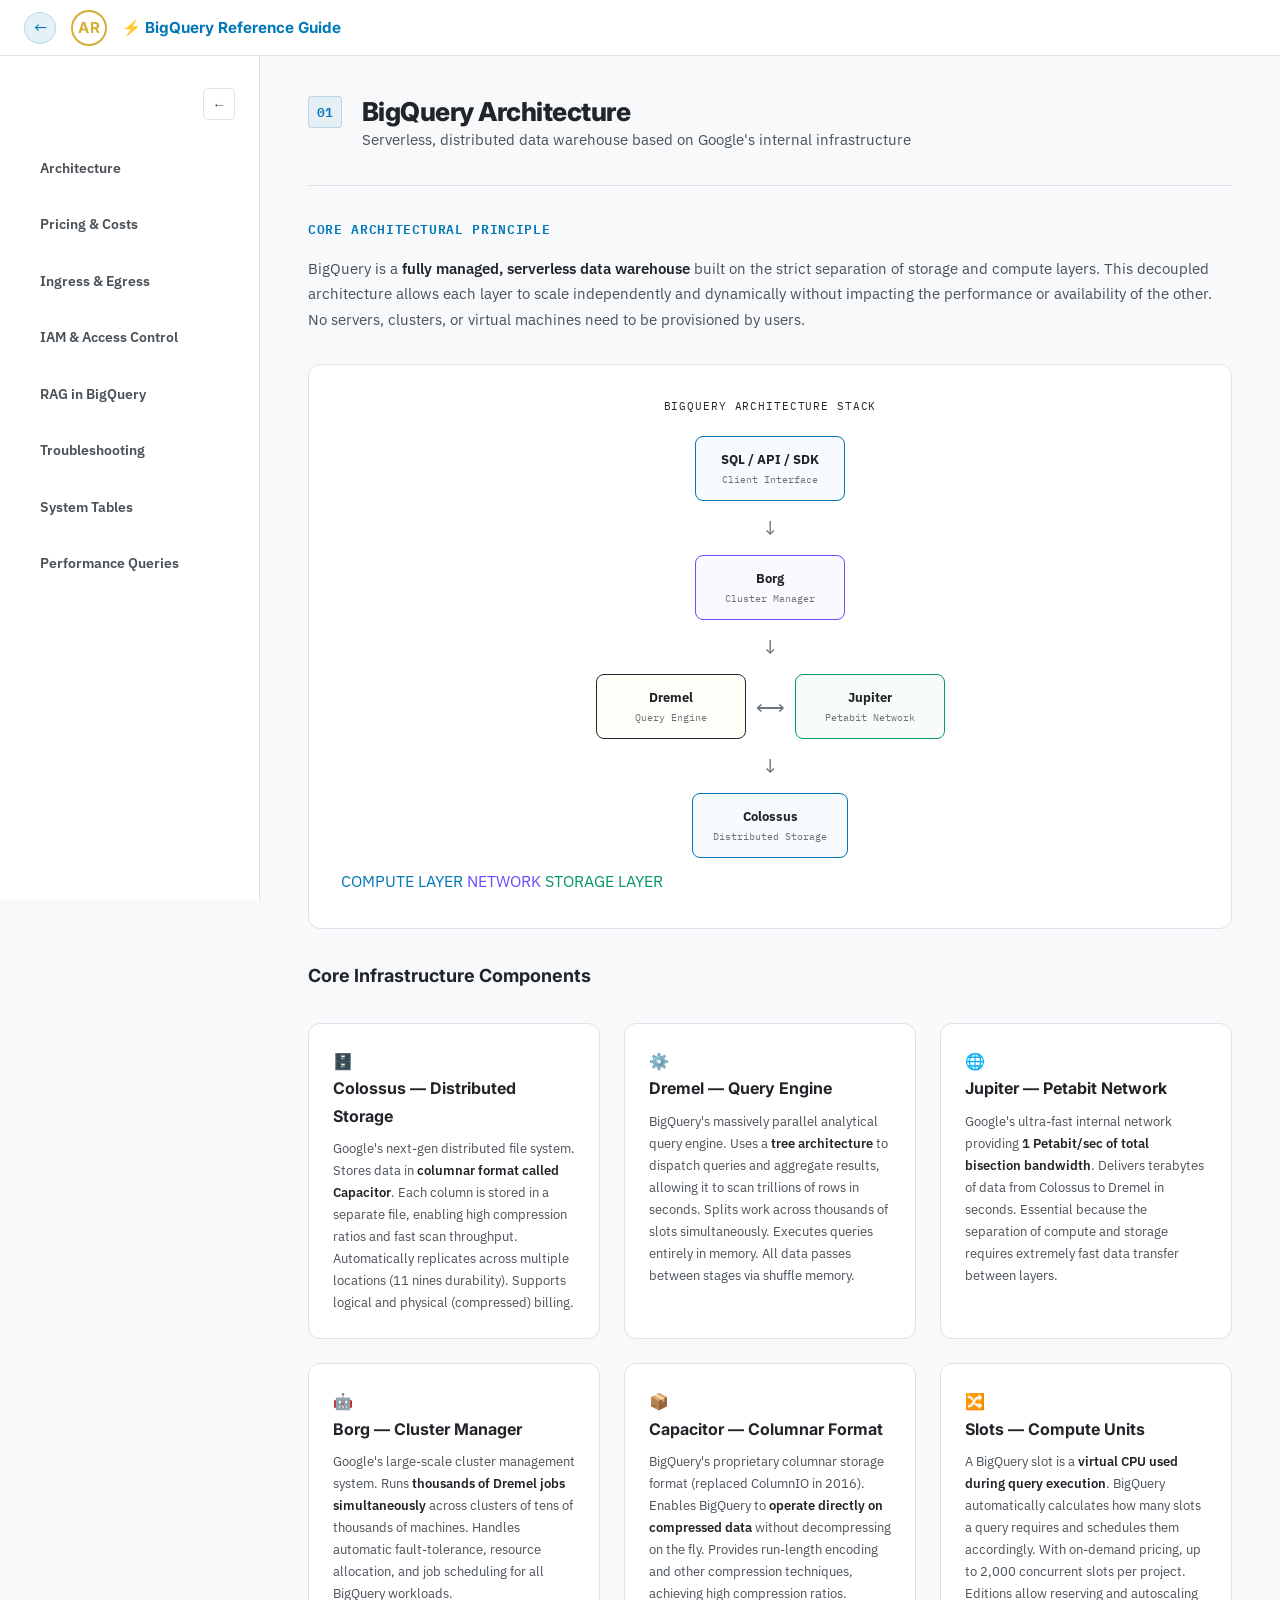
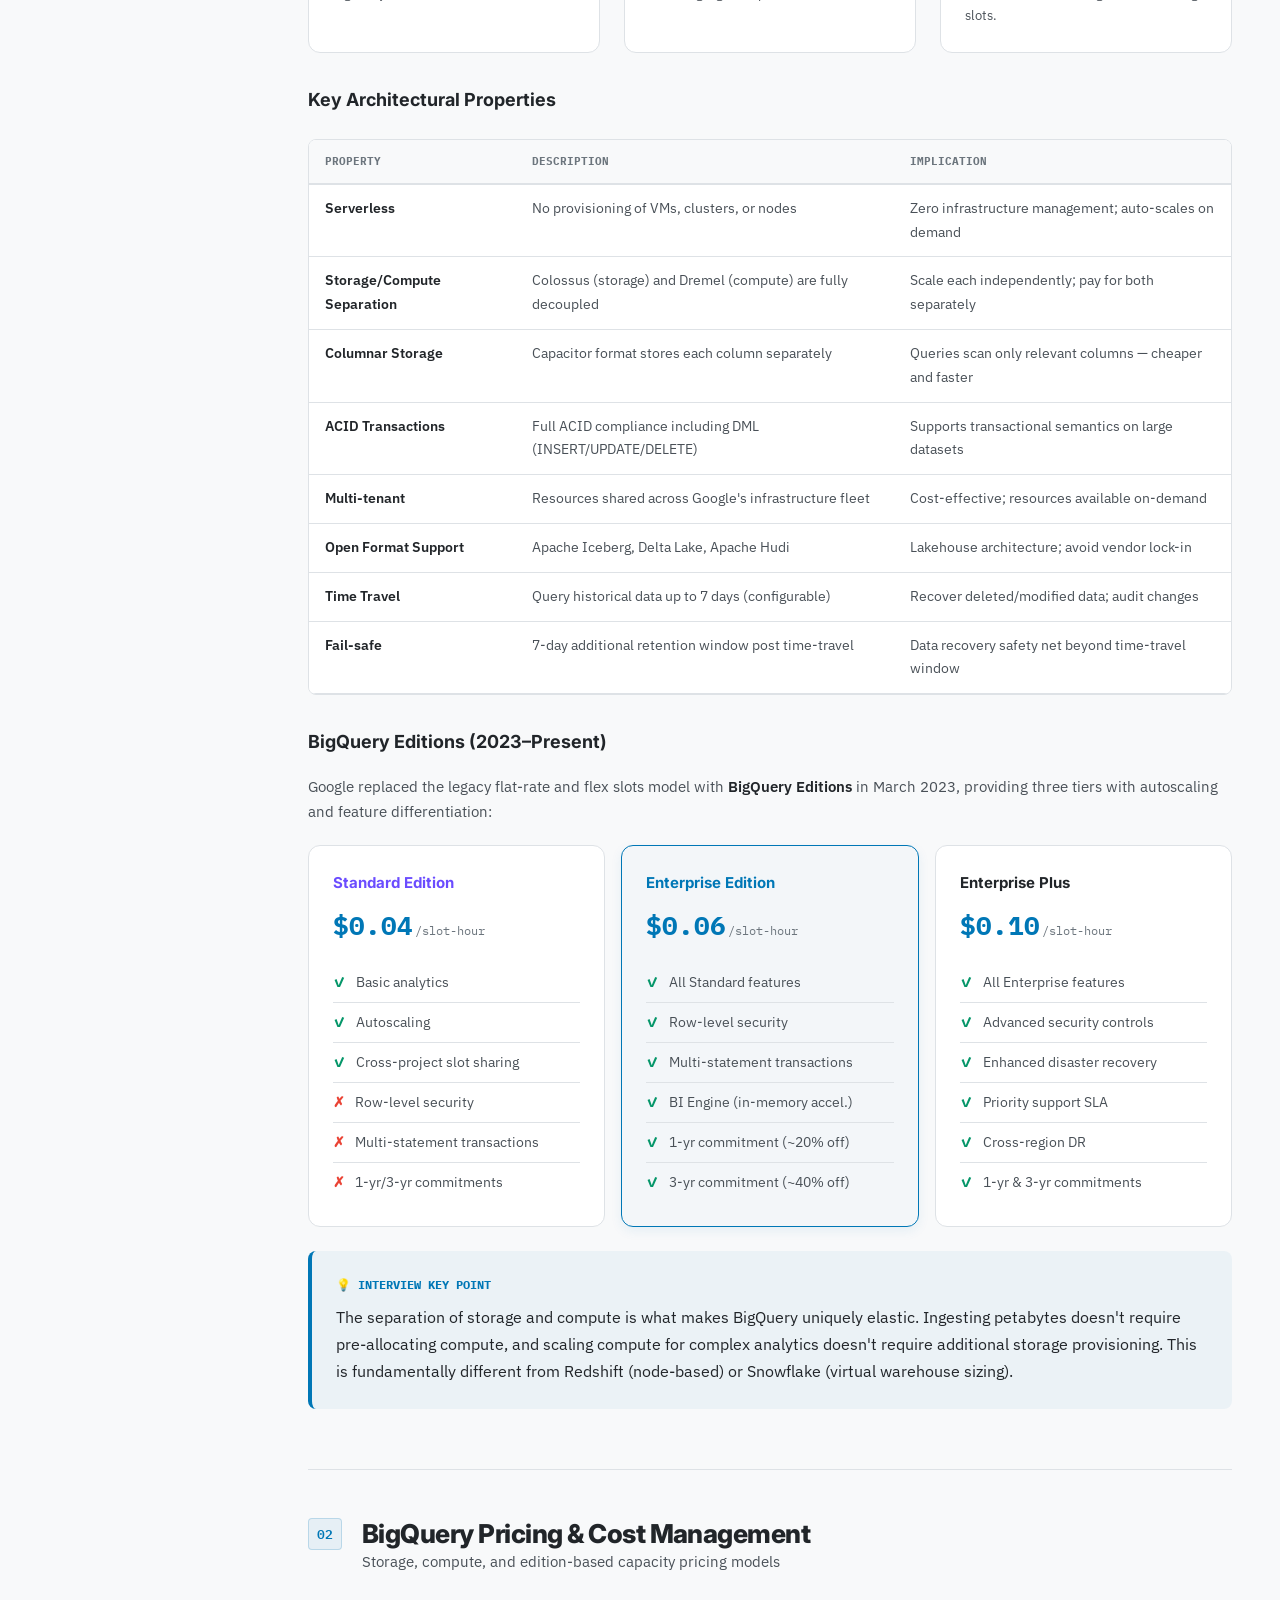
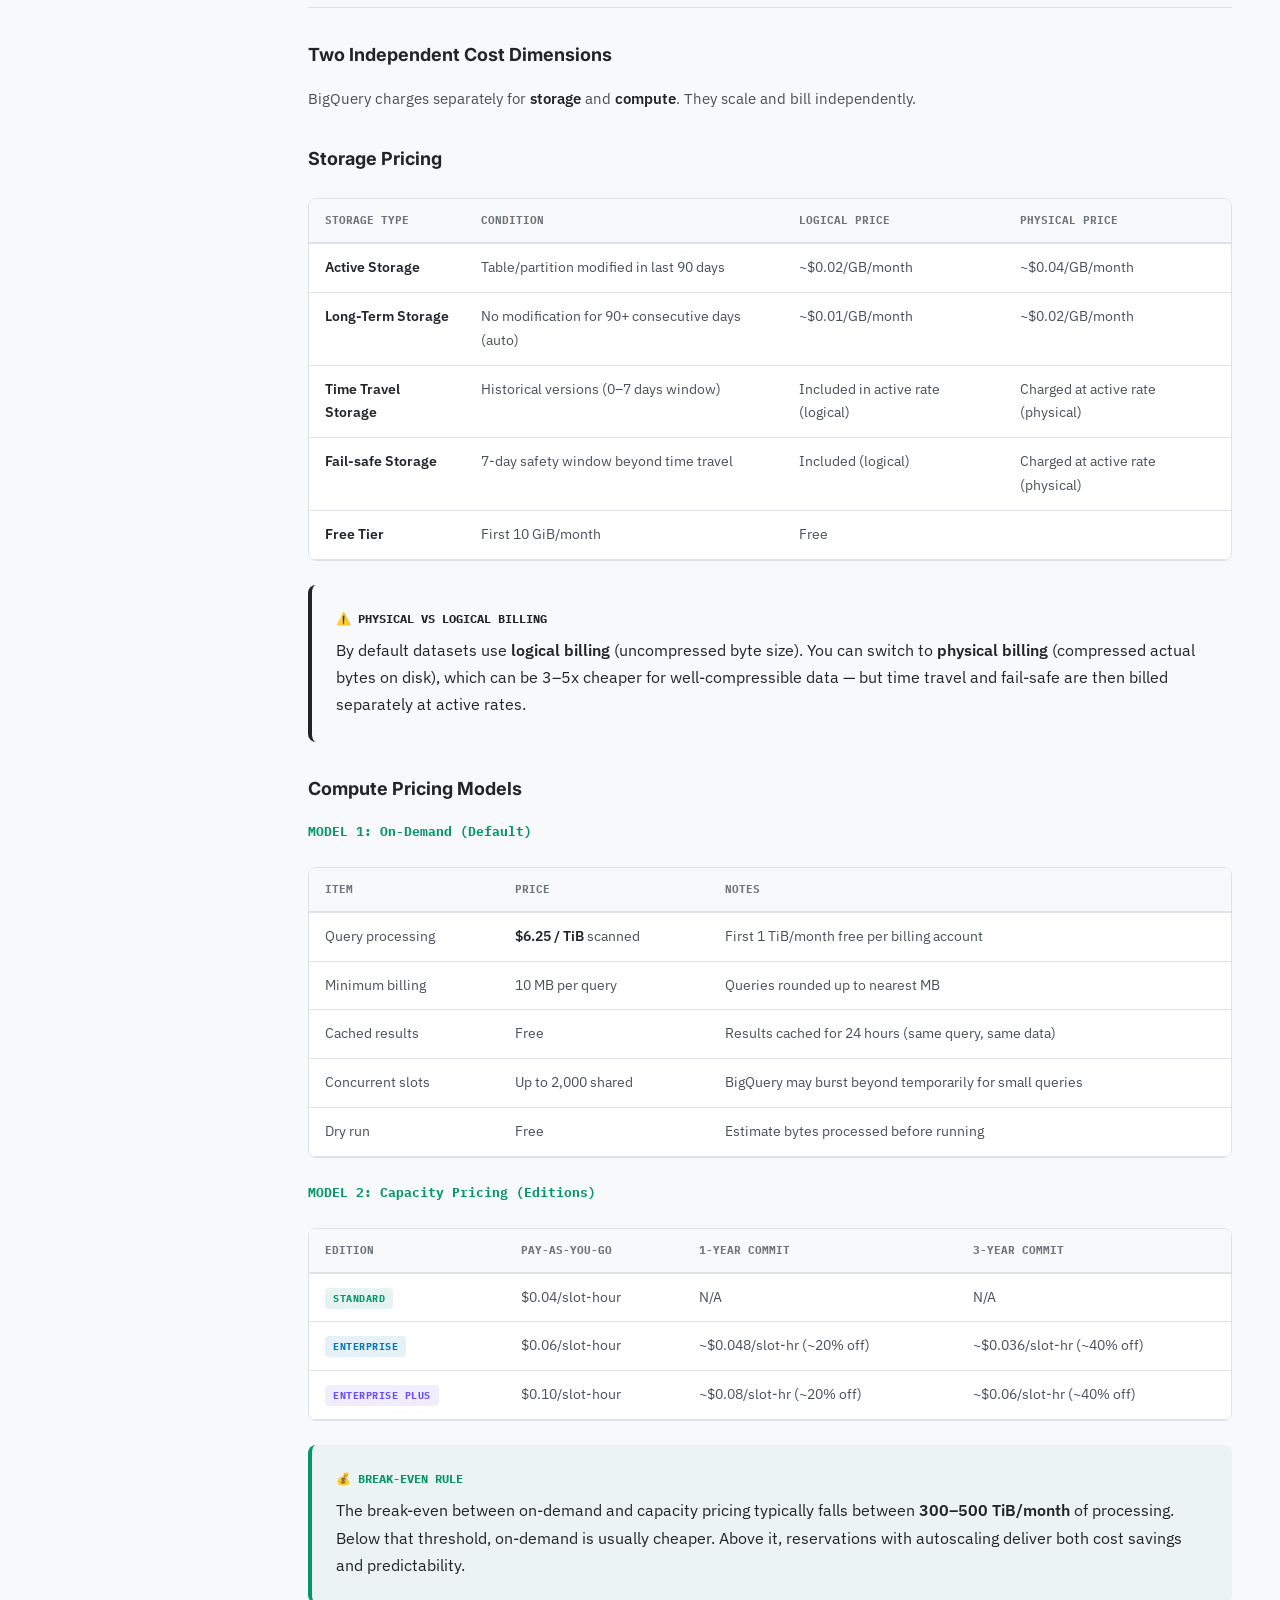
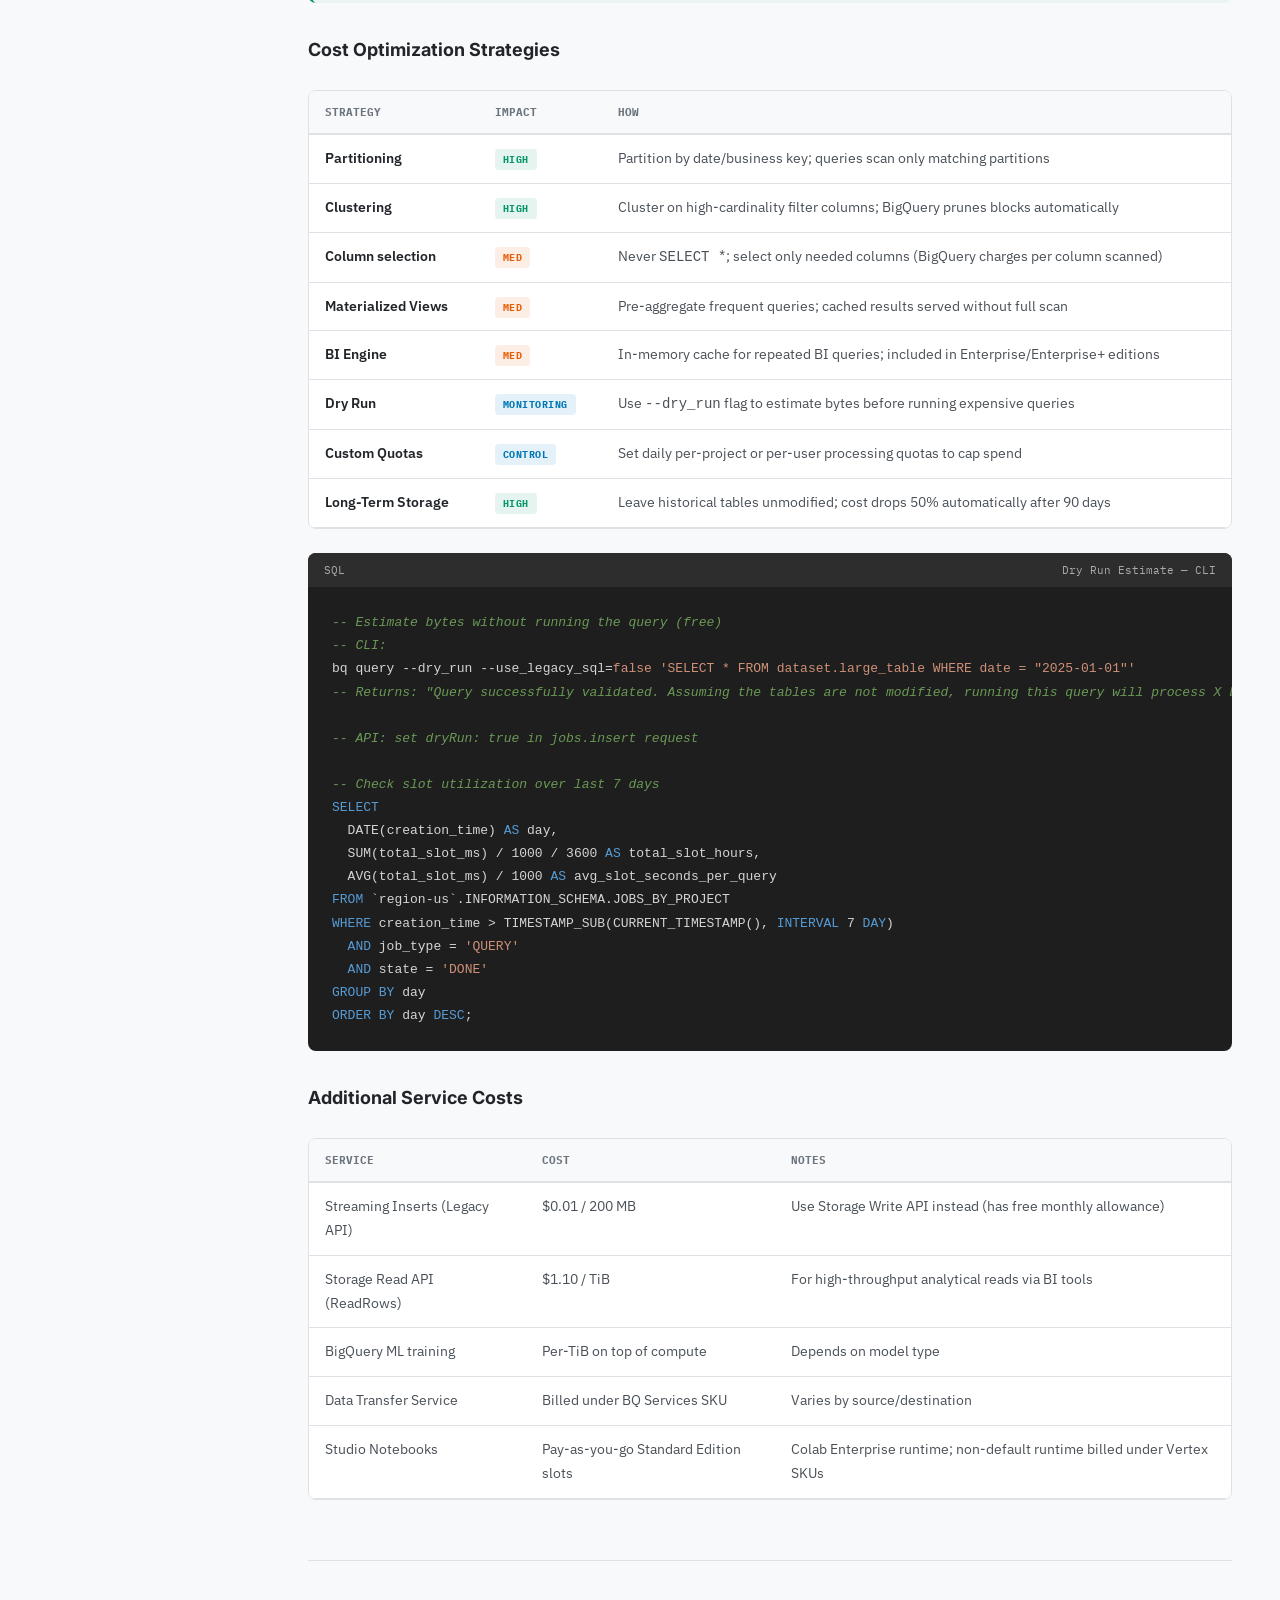
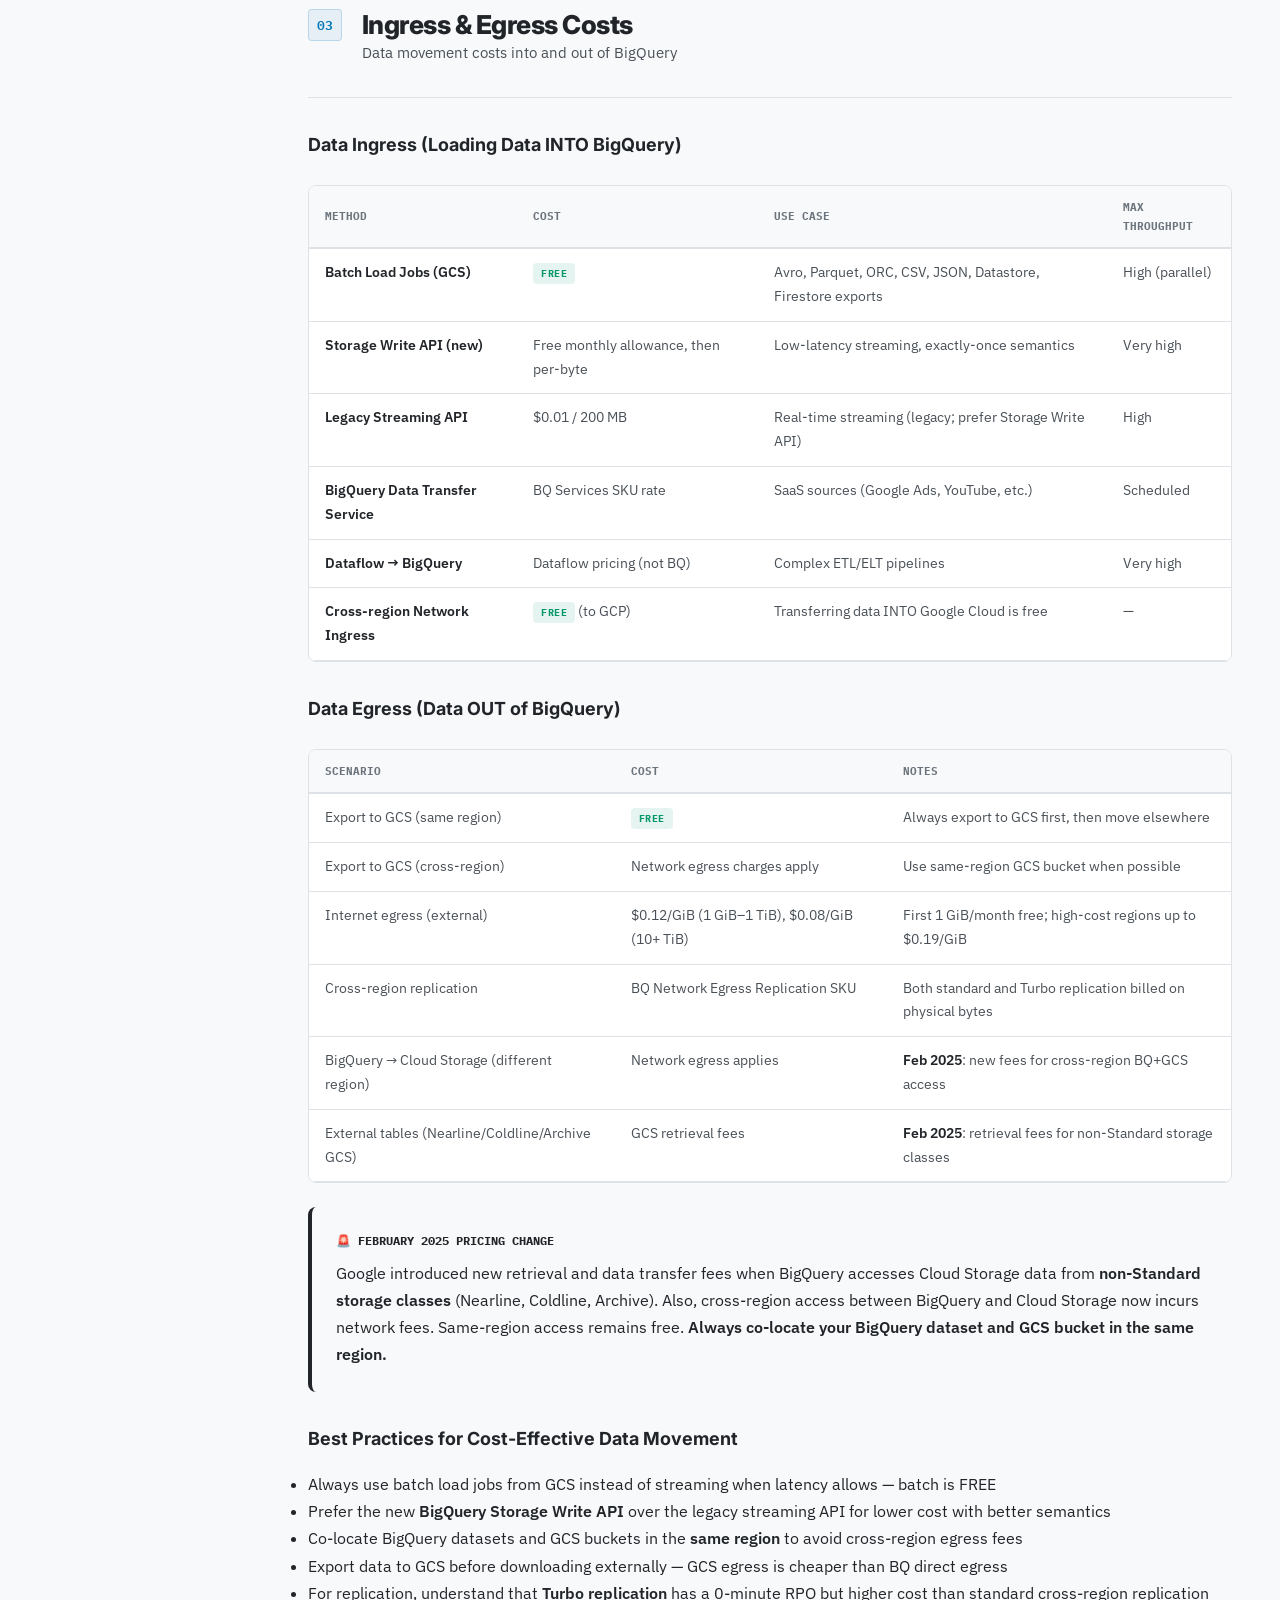
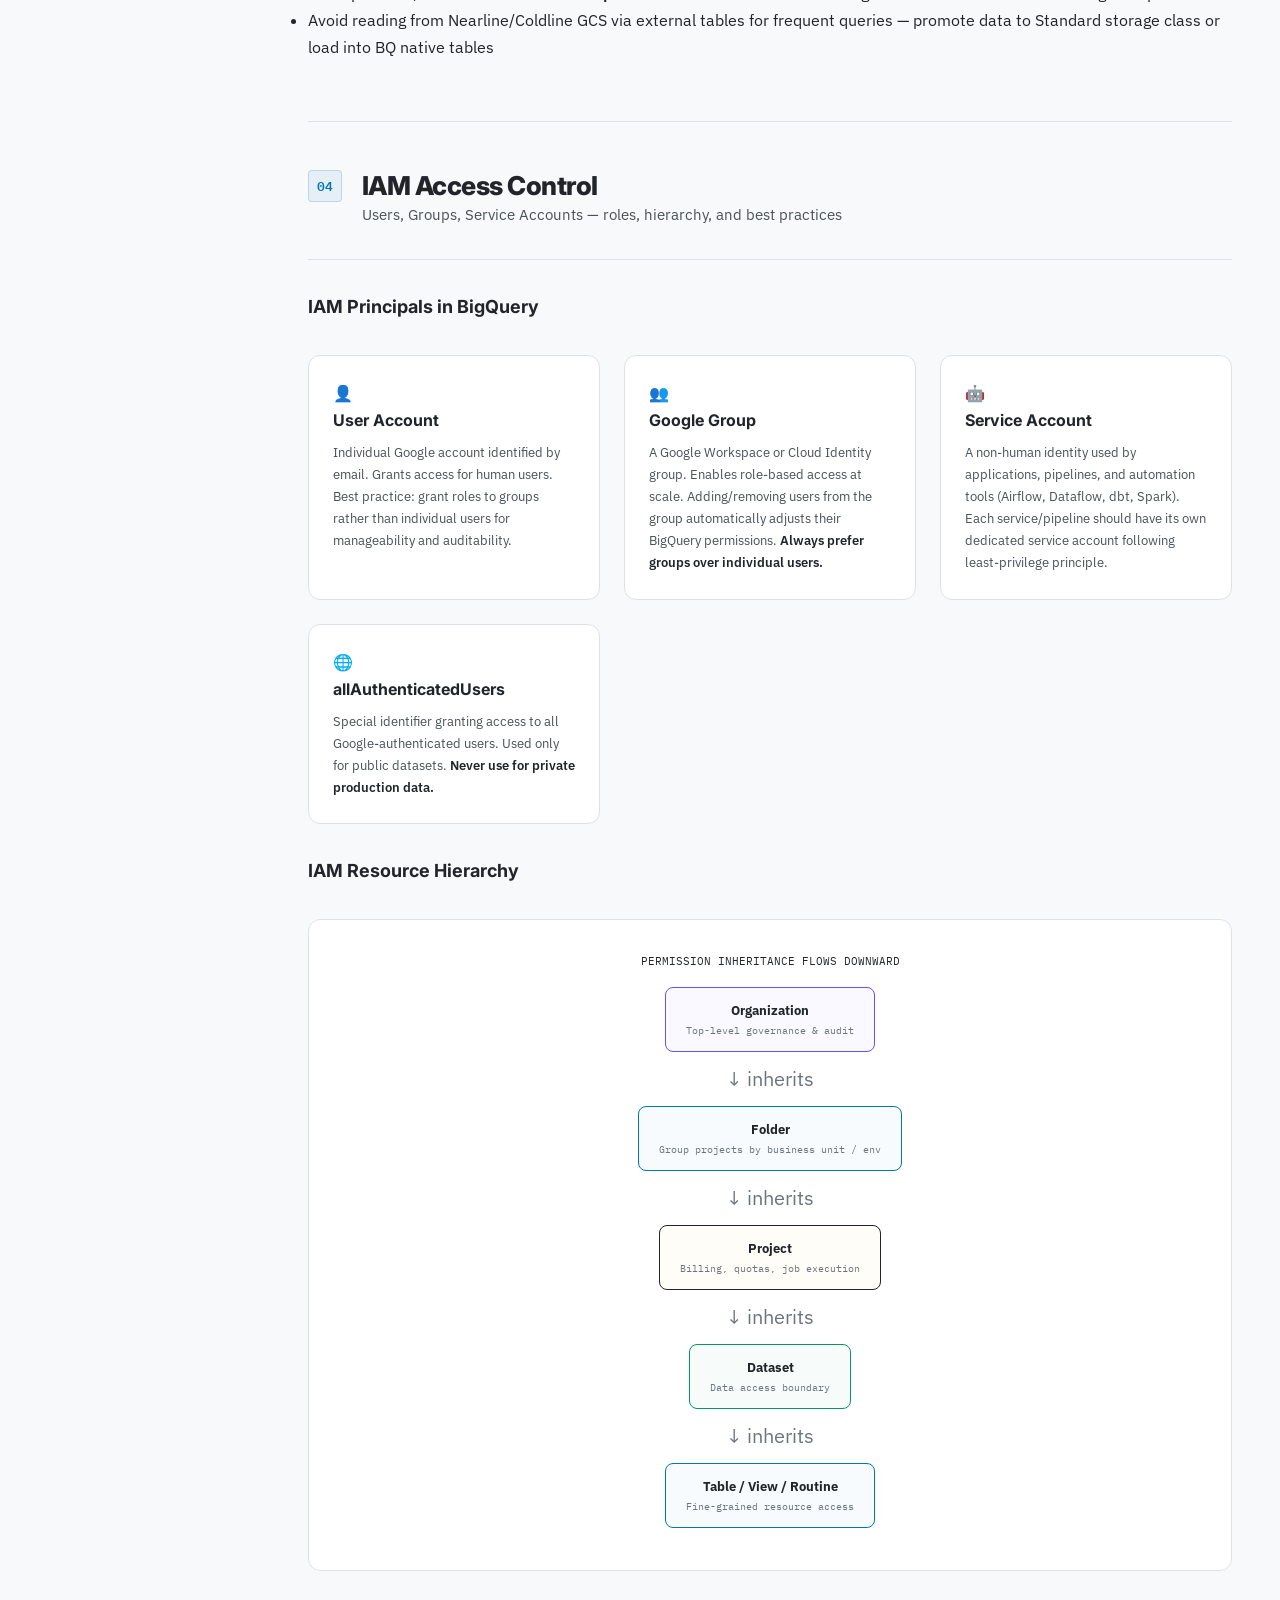
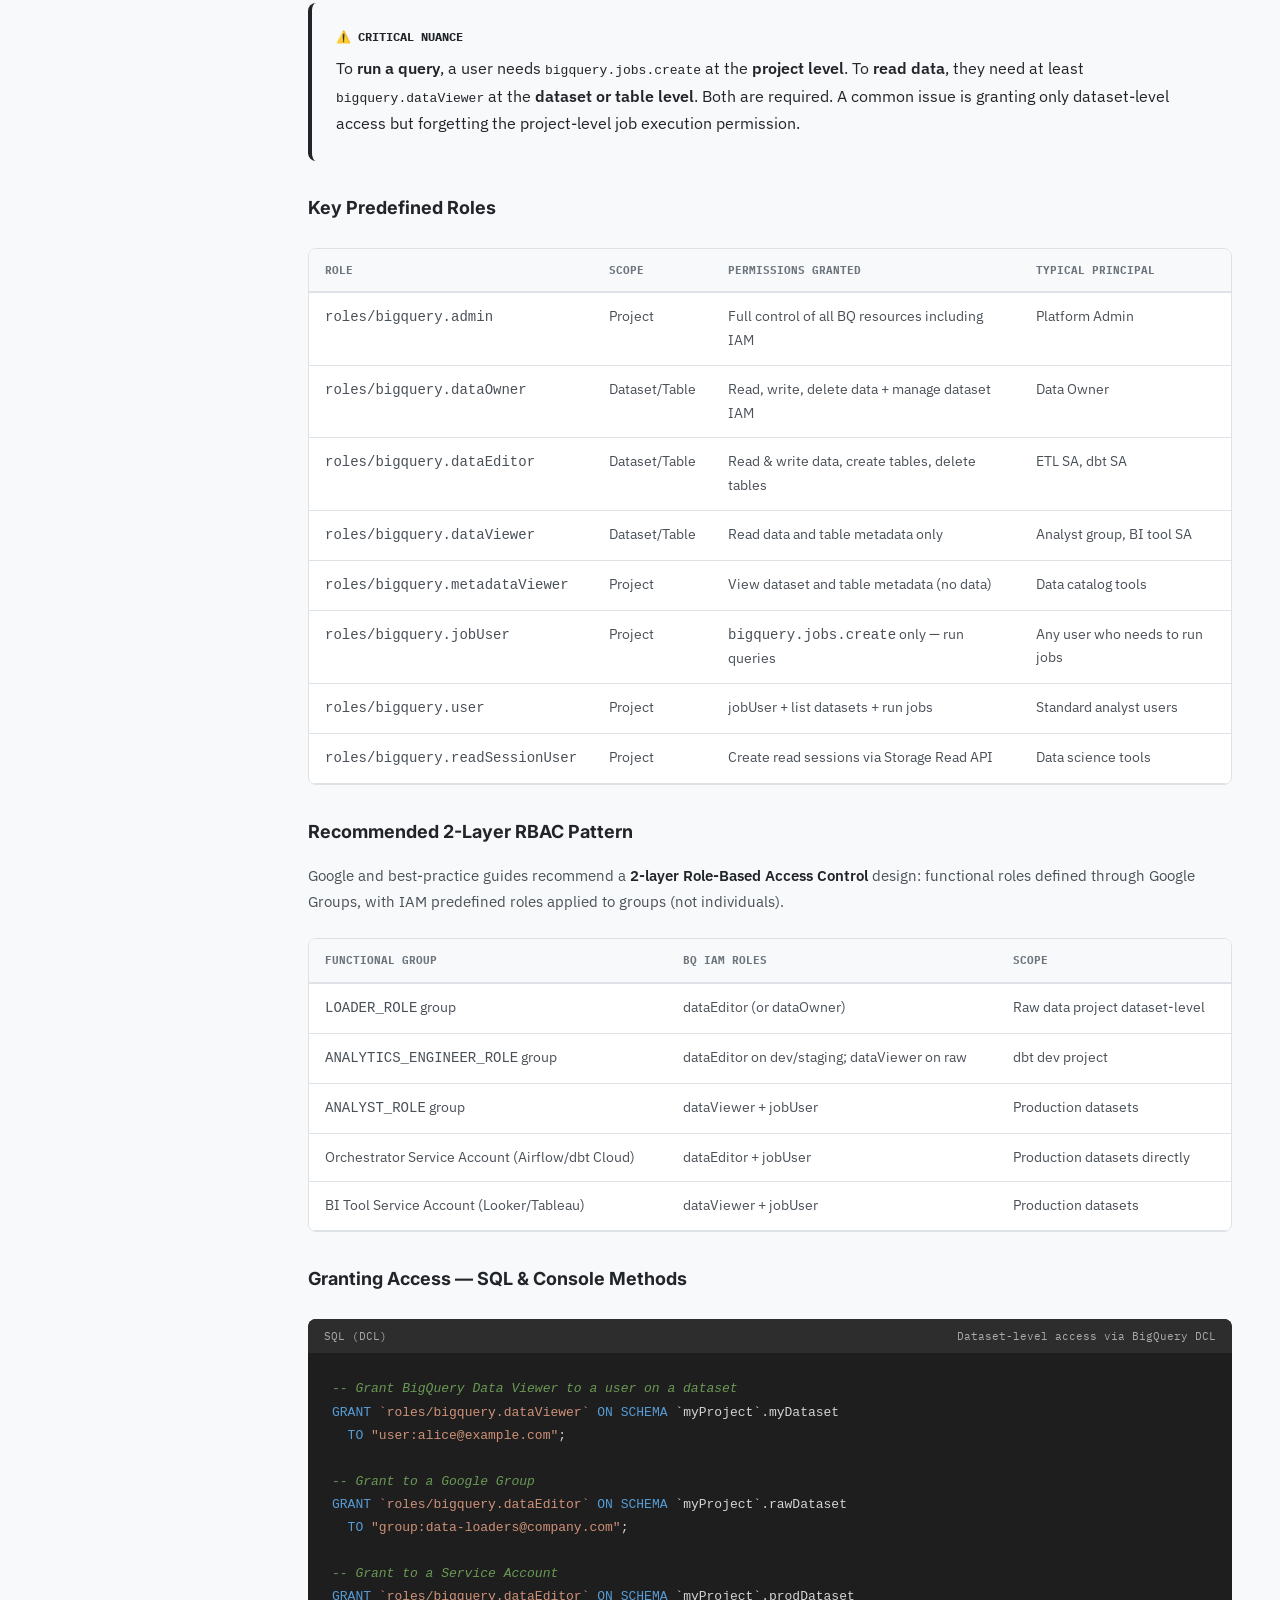
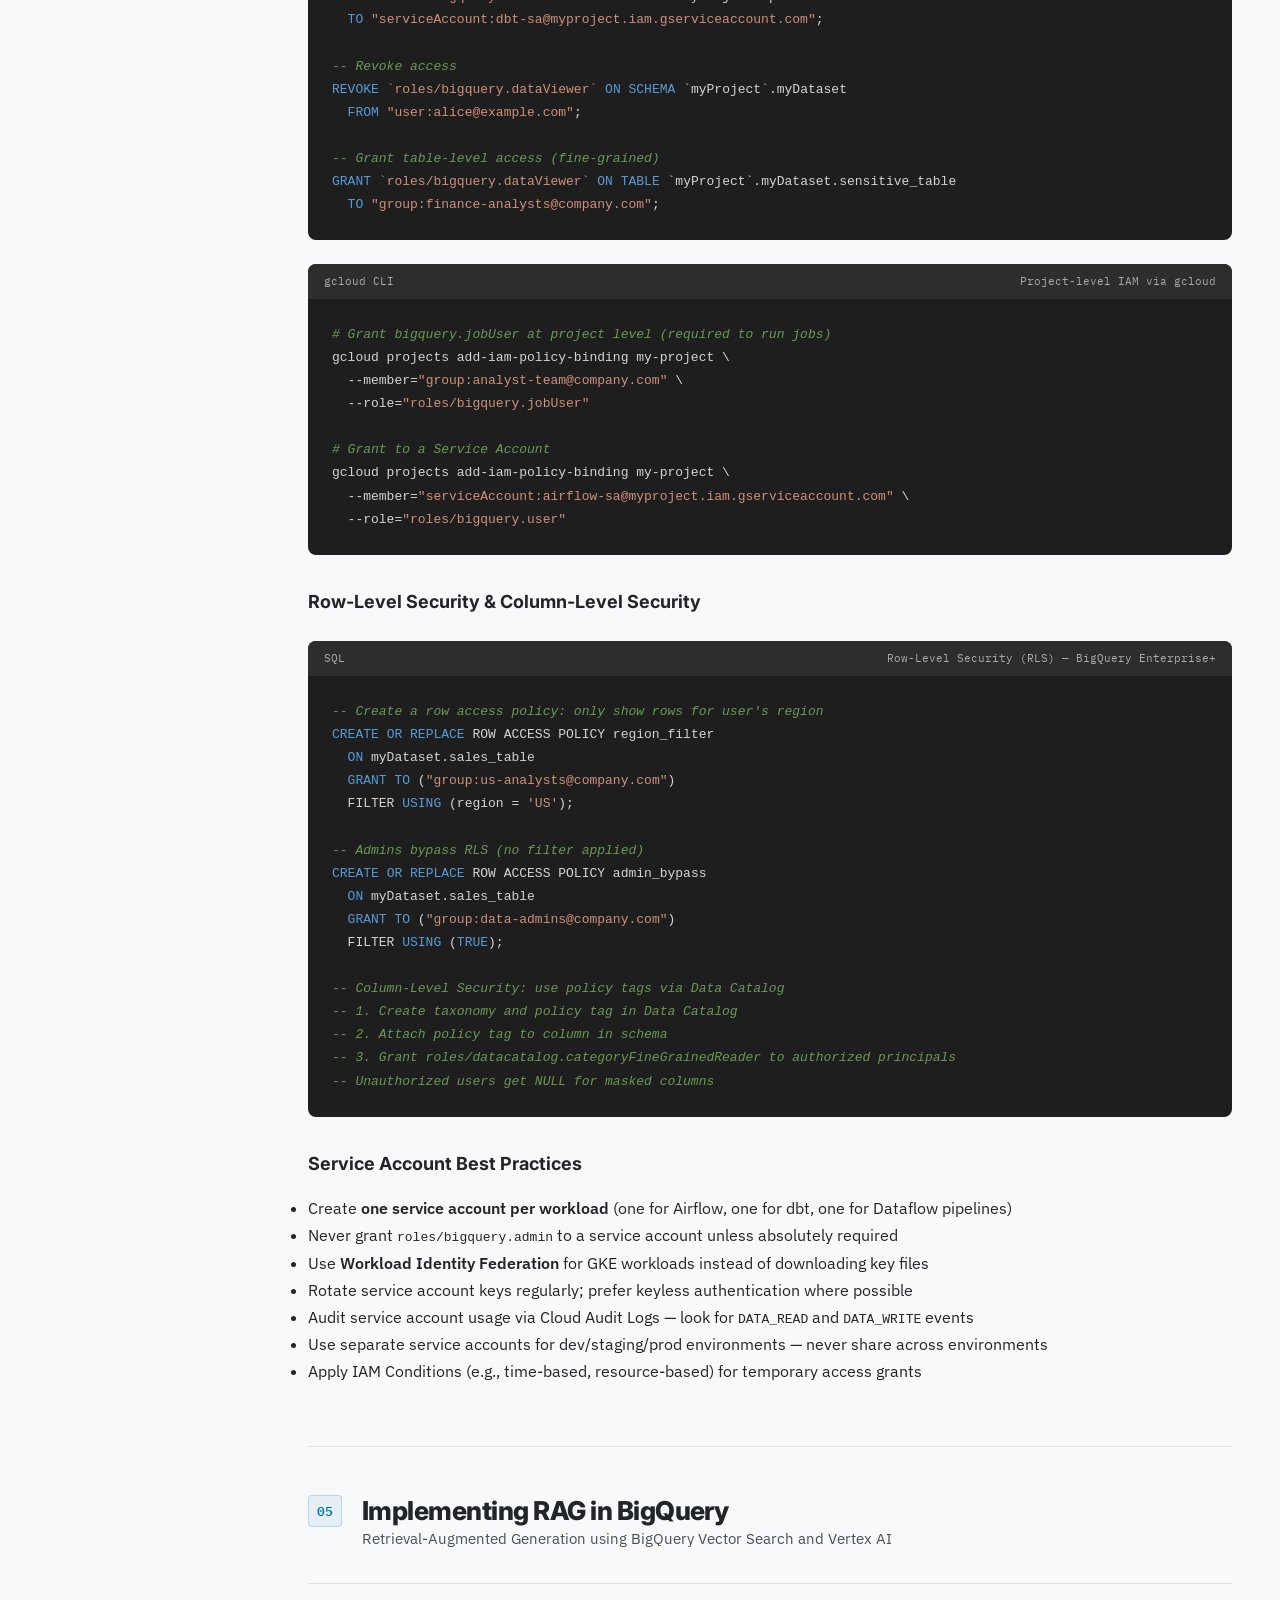
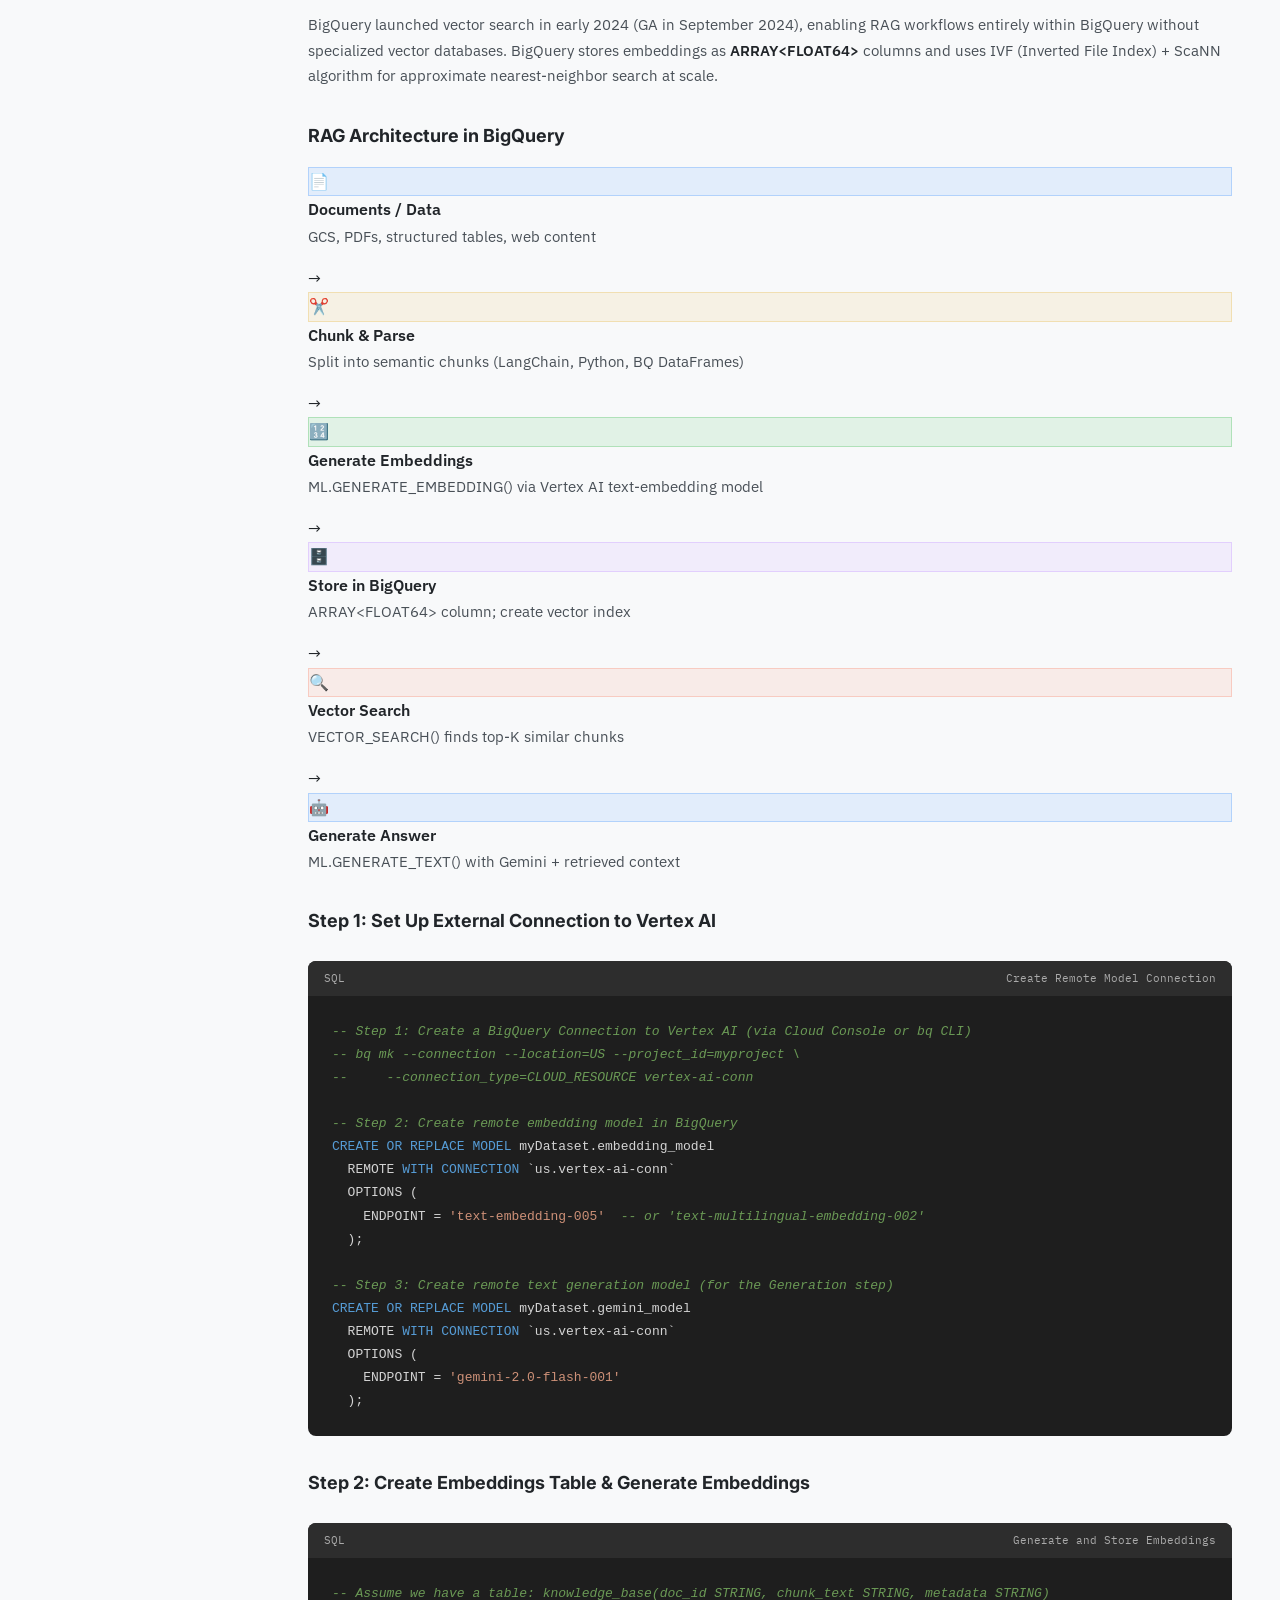
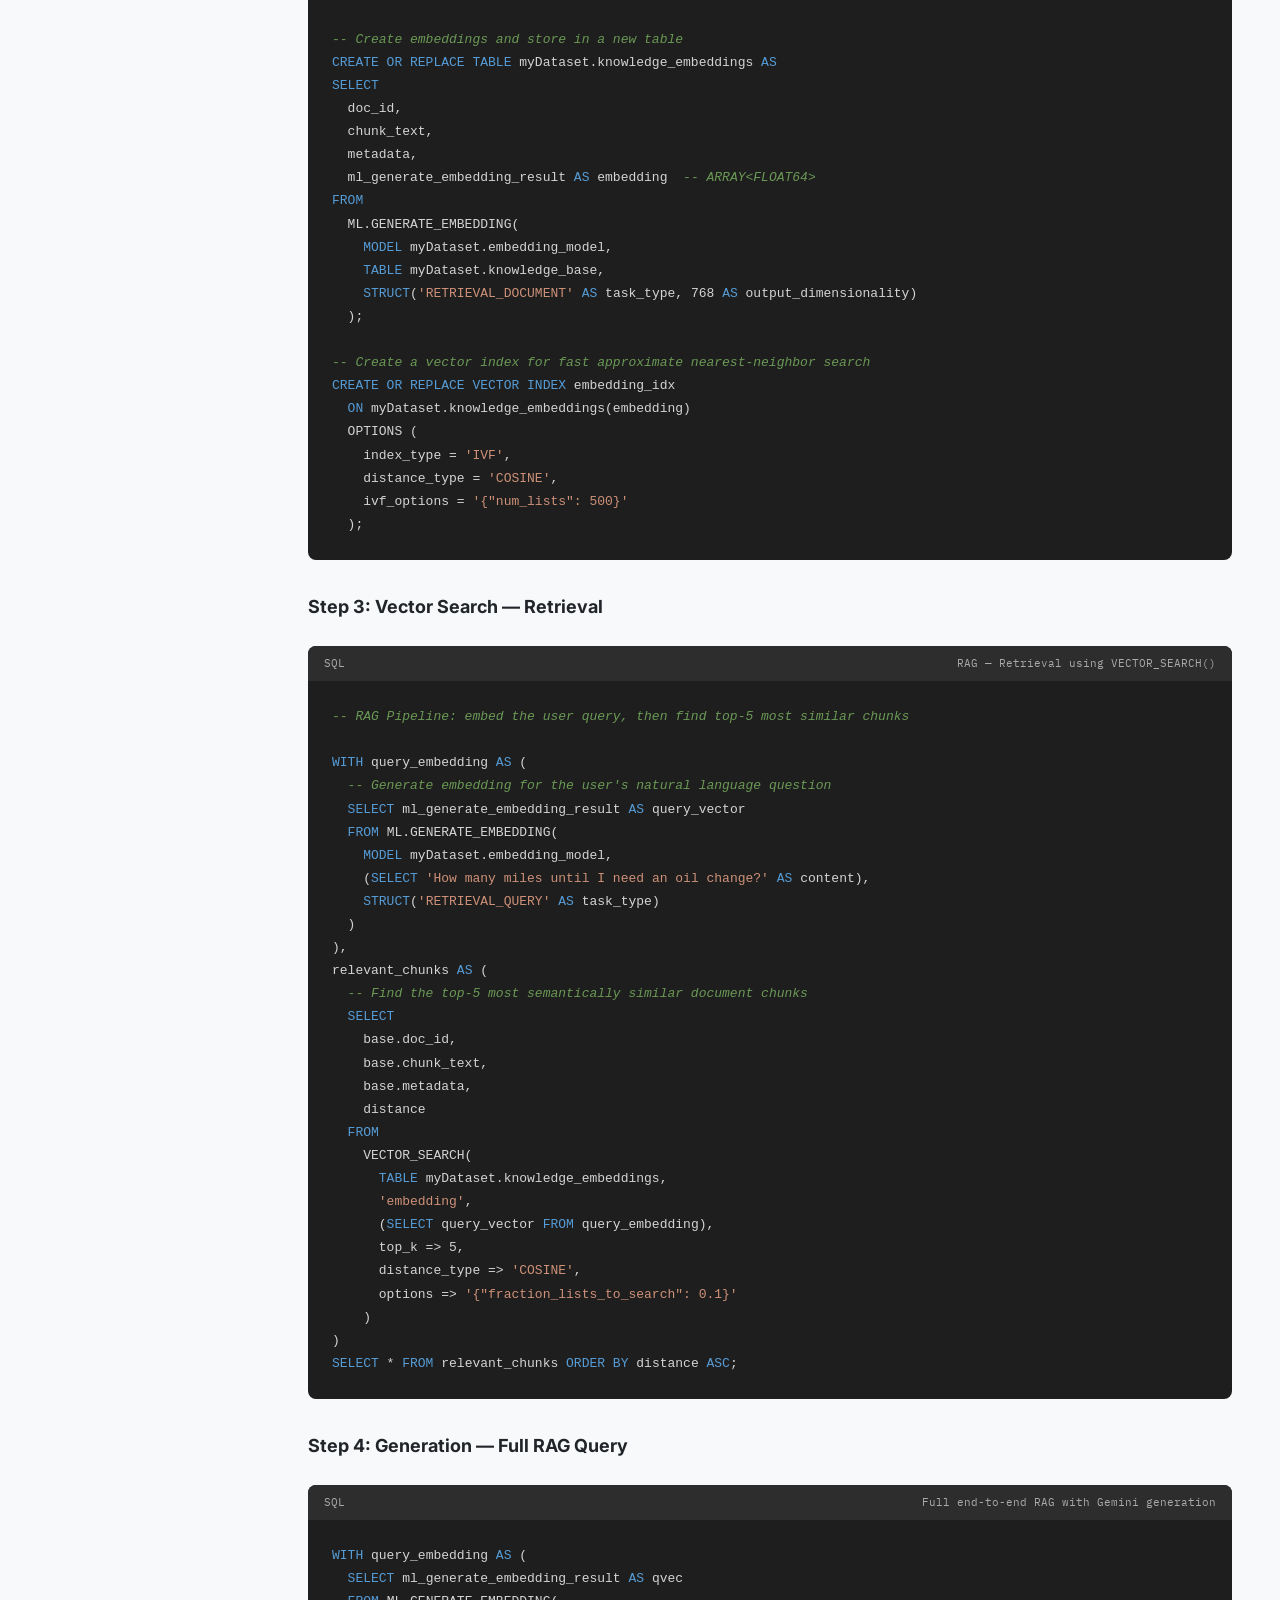
<file: bigquery.html>
<!DOCTYPE html>
<html lang="en">
<head>
<meta charset="UTF-8">
<meta name="viewport" content="width=device-width, initial-scale=1.0">
<title>GCP BigQuery — Lead & Principal Data Engineer Reference Guide</title>
<link href="https://fonts.googleapis.com/css2?family=Inter:wght@400;600;700;800&family=IBM+Plex+Sans:wght@300;400;500;600&family=IBM+Plex+Mono:wght@400;600&display=swap" rel="stylesheet">
<style>
  :root {
    --bg: #f8f9fa;
    --bg2: #ffffff;
    --bg3: #e9ecef;
    --surface: #ffffff;
    --surface2: #f8f9fa;
    --border: #dee2e6;
    --accent: #0077b6;
    --accent2: #6b4cff;
    --accent3: #059669;
    --accent4: #e85d04;
    --text: #212529;
    --text2: #495057;
    --text3: #6c757d;
  }

  * { margin: 0; padding: 0; box-sizing: border-box; }
  html { scroll-behavior: smooth; }
  body {
    font-family: 'IBM Plex Sans', sans-serif;
    background: var(--bg);
    color: var(--text);
    line-height: 1.7;
    overflow-x: hidden;
  }

  /* ── NAV ── */
  header {
    position: fixed;
    top: 0; left: 0; right: 0;
    z-index: 1000;
    background: rgba(255,255,255,0.92);
    backdrop-filter: blur(16px);
    border-bottom: 1px solid var(--border);
    height: 56px;
    display: flex;
    align-items: center;
    padding: 0 1.5rem;
  }

  .sidebar {
    position: fixed;
    top: 56px;
    left: 0;
    bottom: 0;
    width: 260px;
    background: var(--bg2);
    border-right: 1px solid var(--border);
    padding: 2rem 1.5rem;
    overflow-y: auto;
    z-index: 900;
    transition: all 0.3s cubic-bezier(0.4, 0, 0.2, 1);
  }

  .sidebar.collapsed {
    width: 60px;
    padding: 2rem 0.75rem;
    overflow: hidden;
  }

  .sidebar.collapsed .nav-links {
    display: none;
  }

  .sidebar.collapsed #sidebarToggle {
    margin: 0 auto;
  }

  .nav-brand {
    font-family: 'Inter', sans-serif;
    font-size: 0.95rem;
    font-weight: 700;
    color: var(--accent);
    white-space: nowrap;
  }

  .nav-links {
    display: flex;
    flex-direction: column;
    gap: 0.5rem;
    list-style: none;
  }

  .nav-links a {
    display: block;
    font-size: 0.9rem;
    font-weight: 600;
    color: var(--text2);
    text-decoration: none;
    padding: 0.75rem 1rem;
    border-radius: 8px;
    transition: all 0.2s ease;
  }

  .nav-links a:hover {
    color: var(--accent);
    background: rgba(0, 119, 182, 0.05);
  }

  main {
    position: relative;
    z-index: 1;
    max-width: 1200px;
    margin-left: 260px;
    margin-top: 56px;
    padding: 40px 3rem 4rem;
    transition: margin-left 0.3s cubic-bezier(0.4, 0, 0.2, 1);
  }

  body.collapsed main {
    margin-left: 60px;
    max-width: 1100px;
    margin-inline: auto;
  }

  @media (max-width: 992px) {
    .sidebar { display: none; }
    main { margin-left: 0; padding: 40px 1.5rem 4rem; }
  }

  /* ── CONTENT STYLES (Light Theme Adaptation) ── */
  .section { margin-bottom: 60px; scroll-margin-top: 80px; }
  .section-header {
    display: flex;
    align-items: flex-start;
    gap: 20px;
    margin-bottom: 28px;
    padding-bottom: 16px;
    border-bottom: 1px solid var(--border);
  }
  .section-num {
    flex-shrink: 0;
    font-family: 'IBM Plex Mono', monospace;
    font-size: 13px;
    color: var(--accent);
    background: rgba(0, 119, 182, 0.07);
    border: 1px solid rgba(0, 119, 182, 0.2);
    padding: 4px 8px;
    border-radius: 4px;
    font-weight: 600;
  }
  h2 { font-family: 'Inter', sans-serif; font-size: 26px; font-weight: 800; color: var(--text); letter-spacing: -0.02em; margin: 0; line-height: 1.2; }
  h3 { font-family: 'Inter', sans-serif; font-size: 18px; font-weight: 700; color: var(--text); margin: 32px 0 16px; }
  h3.sub { font-family: 'IBM Plex Mono', monospace; font-size: 13px; color: var(--accent); text-transform: uppercase; letter-spacing: 0.05em; font-weight: 600; }
  
  p { color: var(--text2); margin-bottom: 16px; font-size: 15px; }
  strong { color: var(--text); font-weight: 600; }

  /* Cards */
  .card-grid { display: grid; grid-template-columns: repeat(auto-fill, minmax(280px, 1fr)); gap: 1.5rem; margin: 2rem 0; }
  .card { background: var(--bg2); border: 1px solid var(--border); border-radius: 12px; padding: 1.5rem; transition: all 0.3s ease; }
  .card:hover { border-color: var(--accent); transform: translateY(-3px); box-shadow: 0 10px 20px rgba(0,0,0,0.05); }
  .card h4 { font-family: 'Inter', sans-serif; font-weight: 700; margin-bottom: 0.5rem; color: var(--text); }
  .card p { font-size: 13px; margin-bottom: 0; }

  /* Pricing Tier Cards */
  .tier-grid { display: grid; grid-template-columns: repeat(3, 1fr); gap: 16px; margin: 20px 0; }
  @media(max-width: 900px) { .tier-grid { grid-template-columns: 1fr; } }
  .tier-card {
    background: var(--bg2);
    border: 1px solid var(--border);
    border-radius: 12px;
    padding: 24px;
    transition: all 0.3s ease;
  }
  .tier-card:hover { border-color: var(--accent); transform: translateY(-3px); box-shadow: 0 10px 20px rgba(0,0,0,0.05); }
  .tier-card.highlight { border-color: var(--accent); background: rgba(0, 119, 182, 0.02); box-shadow: 0 4px 12px rgba(0, 119, 182, 0.08); }
  .tier-name { font-family: 'Inter', sans-serif; font-size: 15px; font-weight: 700; margin-bottom: 8px; }
  .tier-price { font-family: 'IBM Plex Mono', monospace; font-size: 26px; font-weight: 700; color: var(--accent); margin-bottom: 16px; }
  .tier-price .unit { font-size: 12px; color: var(--text3); font-weight: 400; margin-left: 2px; }
  .tier-feature { font-size: 13.5px; color: var(--text2); padding: 8px 0; border-bottom: 1px solid var(--border); display: flex; align-items: flex-start; }
  .tier-feature:last-child { border-bottom: none; }
  .tier-feature .check { color: var(--accent3); margin-right: 10px; font-weight: 900; }
  .tier-feature .cross { color: #ea4335; margin-right: 10px; font-weight: 900; }

  /* Tables */
  .tbl-wrap { overflow-x: auto; margin: 1.5rem 0; border: 1px solid var(--border); border-radius: 8px; }
  table { width: 100%; border-collapse: collapse; font-size: 14px; background: #fff; }
  th { background: #f8f9fa; padding: 12px 16px; text-align: left; font-family: 'IBM Plex Mono', monospace; font-size: 11px; text-transform: uppercase; color: var(--text3); border-bottom: 2px solid var(--border); }
  td { padding: 12px 16px; border-bottom: 1px solid var(--border); color: var(--text2); vertical-align: top; }

  /* Tags */
  .tag { display: inline-block; padding: 2px 8px; border-radius: 4px; font-family: 'IBM Plex Mono', monospace; font-size: 10px; font-weight: 700; text-transform: uppercase; letter-spacing: 0.05em; }
  .tag-green { background: rgba(5, 150, 105, 0.1); color: var(--accent3); }
  .tag-blue { background: rgba(0, 119, 182, 0.1); color: var(--accent); }
  .tag-yellow { background: rgba(232, 93, 4, 0.1); color: var(--accent4); }
  .tag-purple { background: rgba(107, 76, 255, 0.1); color: var(--accent2); }

  /* Code Blocks */
  .code-block { background: #1e1e1e; border-radius: 8px; overflow: hidden; margin: 1.5rem 0; }
  .code-header { background: #2d2d2d; padding: 8px 16px; display: flex; justify-content: space-between; font-family: 'IBM Plex Mono', monospace; font-size: 11px; color: #aaa; }
  pre { padding: 1.5rem; overflow-x: auto; font-family: 'IBM Plex Mono', monospace; font-size: 13px; color: #d4d4d4; }
  .kw { color: #569cd6; } .str { color: #ce9178; } .cmt { color: #6a9955; font-style: italic; }

  /* Callouts */
  .callout { padding: 1.5rem; border-radius: 8px; margin: 1.5rem 0; border-left: 4px solid; }
  .callout-title { font-family: 'IBM Plex Mono', monospace; font-size: 12px; font-weight: 700; text-transform: uppercase; margin-bottom: 0.5rem; }
  .callout-info { background: rgba(0, 119, 182, 0.05); border-color: var(--accent); color: var(--text); }
  .callout-info .callout-title { color: var(--accent); }
  .callout-tip { background: rgba(5, 150, 105, 0.05); border-color: var(--accent3); color: var(--text); }
  .callout-tip .callout-title { color: var(--accent3); }

  /* Diagram Styles */
  .arch-diagram { background: #fff; border: 1px solid var(--border); border-radius: 12px; padding: 2rem; margin: 2rem 0; }
  .arch-row { display: flex; align-items: center; justify-content: center; margin: 10px 0; }
  .arch-box { padding: 12px 20px; border: 1px solid var(--border); border-radius: 8px; text-align: center; min-width: 150px; background: #fdfdfd; }
  .arch-label { display: block; font-weight: 700; font-size: 13px; }
  .arch-sub { display: block; font-size: 10px; color: var(--text3); font-family: 'IBM Plex Mono', monospace; }
  .arch-box.blue { border-color: var(--accent); background: rgba(0, 119, 182, 0.03); }
  .arch-box.purple { border-color: var(--accent2); background: rgba(107, 76, 255, 0.03); }
  .arch-box.yellow { border-color: var(--google-yellow); background: rgba(251, 188, 5, 0.03); }
  .arch-box.green { border-color: var(--accent3); background: rgba(5, 150, 105, 0.03); }
  .arch-arrow { color: var(--text3); font-size: 20px; padding: 0 10px; }

  footer { background: #fff; border-top: 1px solid var(--border); padding: 3rem 2rem; text-align: center; margin-left: 260px; }
  @media (max-width: 992px) { footer { margin-left: 0; } }

  .divider { height: 1px; background: var(--border); margin: 3rem 0; border: none; }
</style>
</head>
<body>

<header>
  <div style="display: flex; align-items: center; gap: 15px;">
    <a href="index.html#tech-articles" style="color: var(--accent); text-decoration: none; display: flex; align-items: center; justify-content: center; width: 32px; height: 32px; border-radius: 50%; background: rgba(0,119,182,0.1); border: 1px solid rgba(0,119,182,0.2); transition: all 0.2s;" title="Back to Tech Articles" onmouseover="this.style.background='var(--accent)'; this.style.color='#fff';" onmouseout="this.style.background='rgba(0,119,182,0.1)'; this.style.color='var(--accent)';">
      &#8592;
    </a>
    <a href="index.html" style="display: flex; align-items: center; justify-content: center; font-family: 'Inter', sans-serif; font-size: 0.95rem; font-weight: 700; color: #d4af37; letter-spacing: 1px; border: 2px solid #d4af37; border-radius: 50%; width: 36px; height: 36px; text-decoration: none; transition: all 0.2s;" title="Home" onmouseover="this.style.backgroundColor='#d4af37'; this.style.color='#111827';" onmouseout="this.style.backgroundColor='transparent'; this.style.color='#d4af37';">AR</a>
    
    <div class="nav-brand">⚡ BigQuery Reference Guide</div>
  </div>
</header>

<nav class="sidebar">
  <div style="display: flex; justify-content: flex-end; margin-bottom: 1.5rem;">
    <button id="sidebarToggle" style="background: none; border: 1px solid var(--border); border-radius: 6px; width: 32px; height: 32px; display: flex; align-items: center; justify-content: center; cursor: pointer; color: var(--text2); transition: all 0.2s;" title="Toggle Sidebar">
      <span id="toggleIcon">←</span>
    </button>
  </div>
  <ul class="nav-links">
    <li><a href="#s1">Architecture</a></li>
    <li><a href="#s2">Pricing & Costs</a></li>
    <li><a href="#s3">Ingress & Egress</a></li>
    <li><a href="#s4">IAM & Access Control</a></li>
    <li><a href="#s5">RAG in BigQuery</a></li>
    <li><a href="#s6">Troubleshooting</a></li>
    <li><a href="#s7">System Tables</a></li>
    <li><a href="#s8">Performance Queries</a></li>

  </ul>
</nav>

<main>


<!-- ═════════════════════════════════════ 1. ARCHITECTURE -->
<section class="section" id="s1">
  <div class="section-header">
    <span class="section-num">01</span>
    <div>
      <h2>BigQuery Architecture</h2>
      <p>Serverless, distributed data warehouse based on Google's internal infrastructure</p>
    </div>
  </div>

  <h3 class="sub">Core Architectural Principle</h3>
  <p>BigQuery is a <strong>fully managed, serverless data warehouse</strong> built on the strict separation of storage and compute layers. This decoupled architecture allows each layer to scale independently and dynamically without impacting the performance or availability of the other. No servers, clusters, or virtual machines need to be provisioned by users.</p>

  <!-- Architecture Diagram -->
  <div class="arch-diagram">
    <div style="text-align:center; font-family:'IBM Plex Mono',monospace; font-size:11px; color:var(--text-muted); letter-spacing:0.08em; margin-bottom:20px;">BIGQUERY ARCHITECTURE STACK</div>
    <div class="arch-row">
      <div class="arch-box blue"><span class="arch-label">SQL / API / SDK</span><span class="arch-sub">Client Interface</span></div>
    </div>
    <div class="arch-row"><div class="arch-arrow">↓</div></div>
    <div class="arch-row">
      <div class="arch-box purple"><span class="arch-label">Borg</span><span class="arch-sub">Cluster Manager</span></div>
    </div>
    <div class="arch-row"><div class="arch-arrow">↓</div></div>
    <div class="arch-row">
      <div class="arch-box yellow"><span class="arch-label">Dremel</span><span class="arch-sub">Query Engine</span></div>
      <div class="arch-arrow">⟷</div>
      <div class="arch-box green"><span class="arch-label">Jupiter</span><span class="arch-sub">Petabit Network</span></div>
    </div>
    <div class="arch-row"><div class="arch-arrow">↓</div></div>
    <div class="arch-row">
      <div class="arch-box blue"><span class="arch-label">Colossus</span><span class="arch-sub">Distributed Storage</span></div>
    </div>
    <div class="arch-label-row">
      <span class="arch-layer-label" style="color:var(--accent)">COMPUTE LAYER</span>
      <span class="arch-layer-label" style="color:var(--accent2)">NETWORK</span>
      <span class="arch-layer-label" style="color:var(--accent3)">STORAGE LAYER</span>
    </div>
  </div>

  <h3>Core Infrastructure Components</h3>
  <div class="card-grid">
    <div class="card">
      <div class="card-icon">🗄️</div>
      <h4>Colossus — Distributed Storage</h4>
      <p>Google's next-gen distributed file system. Stores data in <strong>columnar format called Capacitor</strong>. Each column is stored in a separate file, enabling high compression ratios and fast scan throughput. Automatically replicates across multiple locations (11 nines durability). Supports logical and physical (compressed) billing.</p>
    </div>
    <div class="card">
      <div class="card-icon">⚙️</div>
      <h4>Dremel — Query Engine</h4>
      <p>BigQuery's massively parallel analytical query engine. Uses a <strong>tree architecture</strong> to dispatch queries and aggregate results, allowing it to scan trillions of rows in seconds. Splits work across thousands of slots simultaneously. Executes queries entirely in memory. All data passes between stages via shuffle memory.</p>
    </div>
    <div class="card">
      <div class="card-icon">🌐</div>
      <h4>Jupiter — Petabit Network</h4>
      <p>Google's ultra-fast internal network providing <strong>1 Petabit/sec of total bisection bandwidth</strong>. Delivers terabytes of data from Colossus to Dremel in seconds. Essential because the separation of compute and storage requires extremely fast data transfer between layers.</p>
    </div>
    <div class="card">
      <div class="card-icon">🤖</div>
      <h4>Borg — Cluster Manager</h4>
      <p>Google's large-scale cluster management system. Runs <strong>thousands of Dremel jobs simultaneously</strong> across clusters of tens of thousands of machines. Handles automatic fault-tolerance, resource allocation, and job scheduling for all BigQuery workloads.</p>
    </div>
    <div class="card">
      <div class="card-icon">📦</div>
      <h4>Capacitor — Columnar Format</h4>
      <p>BigQuery's proprietary columnar storage format (replaced ColumnIO in 2016). Enables BigQuery to <strong>operate directly on compressed data</strong> without decompressing on the fly. Provides run-length encoding and other compression techniques, achieving high compression ratios.</p>
    </div>
    <div class="card">
      <div class="card-icon">🔀</div>
      <h4>Slots — Compute Units</h4>
      <p>A BigQuery slot is a <strong>virtual CPU used during query execution</strong>. BigQuery automatically calculates how many slots a query requires and schedules them accordingly. With on-demand pricing, up to 2,000 concurrent slots per project. Editions allow reserving and autoscaling slots.</p>
    </div>
  </div>

  <h3>Key Architectural Properties</h3>
  <div class="tbl-wrap">
    <table>
      <thead><tr><th>Property</th><th>Description</th><th>Implication</th></tr></thead>
      <tbody>
        <tr><td><strong>Serverless</strong></td><td>No provisioning of VMs, clusters, or nodes</td><td>Zero infrastructure management; auto-scales on demand</td></tr>
        <tr><td><strong>Storage/Compute Separation</strong></td><td>Colossus (storage) and Dremel (compute) are fully decoupled</td><td>Scale each independently; pay for both separately</td></tr>
        <tr><td><strong>Columnar Storage</strong></td><td>Capacitor format stores each column separately</td><td>Queries scan only relevant columns — cheaper and faster</td></tr>
        <tr><td><strong>ACID Transactions</strong></td><td>Full ACID compliance including DML (INSERT/UPDATE/DELETE)</td><td>Supports transactional semantics on large datasets</td></tr>
        <tr><td><strong>Multi-tenant</strong></td><td>Resources shared across Google's infrastructure fleet</td><td>Cost-effective; resources available on-demand</td></tr>
        <tr><td><strong>Open Format Support</strong></td><td>Apache Iceberg, Delta Lake, Apache Hudi</td><td>Lakehouse architecture; avoid vendor lock-in</td></tr>
        <tr><td><strong>Time Travel</strong></td><td>Query historical data up to 7 days (configurable)</td><td>Recover deleted/modified data; audit changes</td></tr>
        <tr><td><strong>Fail-safe</strong></td><td>7-day additional retention window post time-travel</td><td>Data recovery safety net beyond time-travel window</td></tr>
      </tbody>
    </table>
  </div>

  <h3>BigQuery Editions (2023–Present)</h3>
  <p>Google replaced the legacy flat-rate and flex slots model with <strong>BigQuery Editions</strong> in March 2023, providing three tiers with autoscaling and feature differentiation:</p>
  <div class="tier-grid">
    <div class="tier-card">
      <div class="tier-name" style="color:var(--accent2)">Standard Edition</div>
      <div class="tier-price">$0.04<span class="unit">/slot-hour</span></div>
      <div class="tier-feature"><span class="check">✓</span>Basic analytics</div>
      <div class="tier-feature"><span class="check">✓</span>Autoscaling</div>
      <div class="tier-feature"><span class="check">✓</span>Cross-project slot sharing</div>
      <div class="tier-feature"><span class="cross">✗</span>Row-level security</div>
      <div class="tier-feature"><span class="cross">✗</span>Multi-statement transactions</div>
      <div class="tier-feature"><span class="cross">✗</span>1-yr/3-yr commitments</div>
    </div>
    <div class="tier-card highlight">
      <div class="tier-name" style="color:var(--accent)">Enterprise Edition</div>
      <div class="tier-price">$0.06<span class="unit">/slot-hour</span></div>
      <div class="tier-feature"><span class="check">✓</span>All Standard features</div>
      <div class="tier-feature"><span class="check">✓</span>Row-level security</div>
      <div class="tier-feature"><span class="check">✓</span>Multi-statement transactions</div>
      <div class="tier-feature"><span class="check">✓</span>BI Engine (in-memory accel.)</div>
      <div class="tier-feature"><span class="check">✓</span>1-yr commitment (~20% off)</div>
      <div class="tier-feature"><span class="check">✓</span>3-yr commitment (~40% off)</div>
    </div>
    <div class="tier-card">
      <div class="tier-name" style="color:var(--accent5)">Enterprise Plus</div>
      <div class="tier-price">$0.10<span class="unit">/slot-hour</span></div>
      <div class="tier-feature"><span class="check">✓</span>All Enterprise features</div>
      <div class="tier-feature"><span class="check">✓</span>Advanced security controls</div>
      <div class="tier-feature"><span class="check">✓</span>Enhanced disaster recovery</div>
      <div class="tier-feature"><span class="check">✓</span>Priority support SLA</div>
      <div class="tier-feature"><span class="check">✓</span>Cross-region DR</div>
      <div class="tier-feature"><span class="check">✓</span>1-yr &amp; 3-yr commitments</div>
    </div>
  </div>

  <div class="callout callout-info">
    <div class="callout-title">💡 Interview Key Point</div>
    The separation of storage and compute is what makes BigQuery uniquely elastic. Ingesting petabytes doesn't require pre-allocating compute, and scaling compute for complex analytics doesn't require additional storage provisioning. This is fundamentally different from Redshift (node-based) or Snowflake (virtual warehouse sizing).
  </div>
</section>

<div class="divider"></div>

<!-- ═════════════════════════════════════ 2. PRICING -->
<section class="section" id="s2">
  <div class="section-header">
    <span class="section-num">02</span>
    <div>
      <h2>BigQuery Pricing & Cost Management</h2>
      <p>Storage, compute, and edition-based capacity pricing models</p>
    </div>
  </div>

  <h3>Two Independent Cost Dimensions</h3>
  <p>BigQuery charges separately for <strong>storage</strong> and <strong>compute</strong>. They scale and bill independently.</p>

  <h3>Storage Pricing</h3>
  <div class="tbl-wrap">
    <table>
      <thead><tr><th>Storage Type</th><th>Condition</th><th>Logical Price</th><th>Physical Price</th></tr></thead>
      <tbody>
        <tr><td><strong>Active Storage</strong></td><td>Table/partition modified in last 90 days</td><td>~$0.02/GB/month</td><td>~$0.04/GB/month</td></tr>
        <tr><td><strong>Long-Term Storage</strong></td><td>No modification for 90+ consecutive days (auto)</td><td>~$0.01/GB/month</td><td>~$0.02/GB/month</td></tr>
        <tr><td><strong>Time Travel Storage</strong></td><td>Historical versions (0–7 days window)</td><td>Included in active rate (logical)</td><td>Charged at active rate (physical)</td></tr>
        <tr><td><strong>Fail-safe Storage</strong></td><td>7-day safety window beyond time travel</td><td>Included (logical)</td><td>Charged at active rate (physical)</td></tr>
        <tr><td><strong>Free Tier</strong></td><td>First 10 GiB/month</td><td colspan="2">Free</td></tr>
      </tbody>
    </table>
  </div>

  <div class="callout callout-warn">
    <div class="callout-title">⚠️ Physical vs Logical Billing</div>
    By default datasets use <strong>logical billing</strong> (uncompressed byte size). You can switch to <strong>physical billing</strong> (compressed actual bytes on disk), which can be 3–5x cheaper for well-compressible data — but time travel and fail-safe are then billed separately at active rates.
  </div>

  <h3>Compute Pricing Models</h3>

  <h4 style="margin:16px 0 8px;color:var(--accent3);font-family:'IBM Plex Mono',monospace;font-size:13px;">MODEL 1: On-Demand (Default)</h4>
  <div class="tbl-wrap">
    <table>
      <thead><tr><th>Item</th><th>Price</th><th>Notes</th></tr></thead>
      <tbody>
        <tr><td>Query processing</td><td><strong>$6.25 / TiB</strong> scanned</td><td>First 1 TiB/month free per billing account</td></tr>
        <tr><td>Minimum billing</td><td>10 MB per query</td><td>Queries rounded up to nearest MB</td></tr>
        <tr><td>Cached results</td><td>Free</td><td>Results cached for 24 hours (same query, same data)</td></tr>
        <tr><td>Concurrent slots</td><td>Up to 2,000 shared</td><td>BigQuery may burst beyond temporarily for small queries</td></tr>
        <tr><td>Dry run</td><td>Free</td><td>Estimate bytes processed before running</td></tr>
      </tbody>
    </table>
  </div>

  <h4 style="margin:16px 0 8px;color:var(--accent3);font-family:'IBM Plex Mono',monospace;font-size:13px;">MODEL 2: Capacity Pricing (Editions)</h4>
  <div class="tbl-wrap">
    <table>
      <thead><tr><th>Edition</th><th>Pay-as-you-go</th><th>1-Year Commit</th><th>3-Year Commit</th></tr></thead>
      <tbody>
        <tr><td><span class="tag tag-green">Standard</span></td><td>$0.04/slot-hour</td><td>N/A</td><td>N/A</td></tr>
        <tr><td><span class="tag tag-blue">Enterprise</span></td><td>$0.06/slot-hour</td><td>~$0.048/slot-hr (~20% off)</td><td>~$0.036/slot-hr (~40% off)</td></tr>
        <tr><td><span class="tag tag-purple">Enterprise Plus</span></td><td>$0.10/slot-hour</td><td>~$0.08/slot-hr (~20% off)</td><td>~$0.06/slot-hr (~40% off)</td></tr>
      </tbody>
    </table>
  </div>

  <div class="callout callout-tip">
    <div class="callout-title">💰 Break-Even Rule</div>
    The break-even between on-demand and capacity pricing typically falls between <strong>300–500 TiB/month</strong> of processing. Below that threshold, on-demand is usually cheaper. Above it, reservations with autoscaling deliver both cost savings and predictability.
  </div>

  <h3>Cost Optimization Strategies</h3>
  <div class="tbl-wrap">
    <table>
      <thead><tr><th>Strategy</th><th>Impact</th><th>How</th></tr></thead>
      <tbody>
        <tr><td><strong>Partitioning</strong></td><td><span class="tag tag-green">HIGH</span></td><td>Partition by date/business key; queries scan only matching partitions</td></tr>
        <tr><td><strong>Clustering</strong></td><td><span class="tag tag-green">HIGH</span></td><td>Cluster on high-cardinality filter columns; BigQuery prunes blocks automatically</td></tr>
        <tr><td><strong>Column selection</strong></td><td><span class="tag tag-yellow">MED</span></td><td>Never <code>SELECT *</code>; select only needed columns (BigQuery charges per column scanned)</td></tr>
        <tr><td><strong>Materialized Views</strong></td><td><span class="tag tag-yellow">MED</span></td><td>Pre-aggregate frequent queries; cached results served without full scan</td></tr>
        <tr><td><strong>BI Engine</strong></td><td><span class="tag tag-yellow">MED</span></td><td>In-memory cache for repeated BI queries; included in Enterprise/Enterprise+ editions</td></tr>
        <tr><td><strong>Dry Run</strong></td><td><span class="tag tag-blue">MONITORING</span></td><td>Use <code>--dry_run</code> flag to estimate bytes before running expensive queries</td></tr>
        <tr><td><strong>Custom Quotas</strong></td><td><span class="tag tag-blue">CONTROL</span></td><td>Set daily per-project or per-user processing quotas to cap spend</td></tr>
        <tr><td><strong>Long-Term Storage</strong></td><td><span class="tag tag-green">HIGH</span></td><td>Leave historical tables unmodified; cost drops 50% automatically after 90 days</td></tr>
      </tbody>
    </table>
  </div>

  <div class="code-block">
    <div class="code-header"><span class="code-lang">SQL</span><span>Dry Run Estimate — CLI</span></div>
    <pre><code><span class="cmt">-- Estimate bytes without running the query (free)</span>
<span class="cmt">-- CLI:</span>
bq query --dry_run --use_legacy_sql=<span class="str">false</span> <span class="str">'SELECT * FROM dataset.large_table WHERE date = "2025-01-01"'</span>
<span class="cmt">-- Returns: "Query successfully validated. Assuming the tables are not modified, running this query will process X bytes of data."</span>

<span class="cmt">-- API: set dryRun: true in jobs.insert request</span>

<span class="cmt">-- Check slot utilization over last 7 days</span>
<span class="kw">SELECT</span>
  <span class="fn">DATE</span>(creation_time) <span class="kw">AS</span> day,
  <span class="fn">SUM</span>(total_slot_ms) / <span class="num">1000</span> / <span class="num">3600</span> <span class="kw">AS</span> total_slot_hours,
  <span class="fn">AVG</span>(total_slot_ms) / <span class="num">1000</span> <span class="kw">AS</span> avg_slot_seconds_per_query
<span class="kw">FROM</span> <span class="id">`region-us`</span>.INFORMATION_SCHEMA.JOBS_BY_PROJECT
<span class="kw">WHERE</span> creation_time &gt; <span class="fn">TIMESTAMP_SUB</span>(<span class="fn">CURRENT_TIMESTAMP</span>(), <span class="kw">INTERVAL</span> <span class="num">7</span> <span class="kw">DAY</span>)
  <span class="kw">AND</span> job_type = <span class="str">'QUERY'</span>
  <span class="kw">AND</span> state = <span class="str">'DONE'</span>
<span class="kw">GROUP BY</span> day
<span class="kw">ORDER BY</span> day <span class="kw">DESC</span>;</code></pre>
  </div>

  <h3>Additional Service Costs</h3>
  <div class="tbl-wrap">
    <table>
      <thead><tr><th>Service</th><th>Cost</th><th>Notes</th></tr></thead>
      <tbody>
        <tr><td>Streaming Inserts (Legacy API)</td><td>$0.01 / 200 MB</td><td>Use Storage Write API instead (has free monthly allowance)</td></tr>
        <tr><td>Storage Read API (ReadRows)</td><td>$1.10 / TiB</td><td>For high-throughput analytical reads via BI tools</td></tr>
        <tr><td>BigQuery ML training</td><td>Per-TiB on top of compute</td><td>Depends on model type</td></tr>
        <tr><td>Data Transfer Service</td><td>Billed under BQ Services SKU</td><td>Varies by source/destination</td></tr>
        <tr><td>Studio Notebooks</td><td>Pay-as-you-go Standard Edition slots</td><td>Colab Enterprise runtime; non-default runtime billed under Vertex SKUs</td></tr>
      </tbody>
    </table>
  </div>
</section>

<div class="divider"></div>

<!-- ═════════════════════════════════════ 3. INGRESS/EGRESS -->
<section class="section" id="s3">
  <div class="section-header">
    <span class="section-num">03</span>
    <div>
      <h2>Ingress & Egress Costs</h2>
      <p>Data movement costs into and out of BigQuery</p>
    </div>
  </div>

  <h3>Data Ingress (Loading Data INTO BigQuery)</h3>
  <div class="tbl-wrap">
    <table>
      <thead><tr><th>Method</th><th>Cost</th><th>Use Case</th><th>Max Throughput</th></tr></thead>
      <tbody>
        <tr><td><strong>Batch Load Jobs (GCS)</strong></td><td><span class="tag tag-green">FREE</span></td><td>Avro, Parquet, ORC, CSV, JSON, Datastore, Firestore exports</td><td>High (parallel)</td></tr>
        <tr><td><strong>Storage Write API (new)</strong></td><td>Free monthly allowance, then per-byte</td><td>Low-latency streaming, exactly-once semantics</td><td>Very high</td></tr>
        <tr><td><strong>Legacy Streaming API</strong></td><td>$0.01 / 200 MB</td><td>Real-time streaming (legacy; prefer Storage Write API)</td><td>High</td></tr>
        <tr><td><strong>BigQuery Data Transfer Service</strong></td><td>BQ Services SKU rate</td><td>SaaS sources (Google Ads, YouTube, etc.)</td><td>Scheduled</td></tr>
        <tr><td><strong>Dataflow → BigQuery</strong></td><td>Dataflow pricing (not BQ)</td><td>Complex ETL/ELT pipelines</td><td>Very high</td></tr>
        <tr><td><strong>Cross-region Network Ingress</strong></td><td><span class="tag tag-green">FREE</span> (to GCP)</td><td>Transferring data INTO Google Cloud is free</td><td>—</td></tr>
      </tbody>
    </table>
  </div>

  <h3>Data Egress (Data OUT of BigQuery)</h3>
  <div class="tbl-wrap">
    <table>
      <thead><tr><th>Scenario</th><th>Cost</th><th>Notes</th></tr></thead>
      <tbody>
        <tr><td>Export to GCS (same region)</td><td><span class="tag tag-green">FREE</span></td><td>Always export to GCS first, then move elsewhere</td></tr>
        <tr><td>Export to GCS (cross-region)</td><td>Network egress charges apply</td><td>Use same-region GCS bucket when possible</td></tr>
        <tr><td>Internet egress (external)</td><td>$0.12/GiB (1 GiB–1 TiB), $0.08/GiB (10+ TiB)</td><td>First 1 GiB/month free; high-cost regions up to $0.19/GiB</td></tr>
        <tr><td>Cross-region replication</td><td>BQ Network Egress Replication SKU</td><td>Both standard and Turbo replication billed on physical bytes</td></tr>
        <tr><td>BigQuery → Cloud Storage (different region)</td><td>Network egress applies</td><td><strong>Feb 2025</strong>: new fees for cross-region BQ+GCS access</td></tr>
        <tr><td>External tables (Nearline/Coldline/Archive GCS)</td><td>GCS retrieval fees</td><td><strong>Feb 2025</strong>: retrieval fees for non-Standard storage classes</td></tr>
      </tbody>
    </table>
  </div>

  <div class="callout callout-danger">
    <div class="callout-title">🚨 February 2025 Pricing Change</div>
    Google introduced new retrieval and data transfer fees when BigQuery accesses Cloud Storage data from <strong>non-Standard storage classes</strong> (Nearline, Coldline, Archive). Also, cross-region access between BigQuery and Cloud Storage now incurs network fees. Same-region access remains free. <strong>Always co-locate your BigQuery dataset and GCS bucket in the same region.</strong>
  </div>

  <h3>Best Practices for Cost-Effective Data Movement</h3>
  <ul class="feature-list">
    <li>Always use batch load jobs from GCS instead of streaming when latency allows — batch is FREE</li>
    <li>Prefer the new <strong>BigQuery Storage Write API</strong> over the legacy streaming API for lower cost with better semantics</li>
    <li>Co-locate BigQuery datasets and GCS buckets in the <strong>same region</strong> to avoid cross-region egress fees</li>
    <li>Export data to GCS before downloading externally — GCS egress is cheaper than BQ direct egress</li>
    <li>For replication, understand that <strong>Turbo replication</strong> has a 0-minute RPO but higher cost than standard cross-region replication</li>
    <li>Avoid reading from Nearline/Coldline GCS via external tables for frequent queries — promote data to Standard storage class or load into BQ native tables</li>
  </ul>
</section>

<div class="divider"></div>

<!-- ═════════════════════════════════════ 4. IAM ACCESS CONTROL -->
<section class="section" id="s4">
  <div class="section-header">
    <span class="section-num">04</span>
    <div>
      <h2>IAM Access Control</h2>
      <p>Users, Groups, Service Accounts — roles, hierarchy, and best practices</p>
    </div>
  </div>

  <h3>IAM Principals in BigQuery</h3>
  <div class="card-grid">
    <div class="card">
      <div class="card-icon">👤</div>
      <h4>User Account</h4>
      <p>Individual Google account identified by email. Grants access for human users. Best practice: grant roles to groups rather than individual users for manageability and auditability.</p>
    </div>
    <div class="card">
      <div class="card-icon">👥</div>
      <h4>Google Group</h4>
      <p>A Google Workspace or Cloud Identity group. Enables role-based access at scale. Adding/removing users from the group automatically adjusts their BigQuery permissions. <strong>Always prefer groups over individual users.</strong></p>
    </div>
    <div class="card">
      <div class="card-icon">🤖</div>
      <h4>Service Account</h4>
      <p>A non-human identity used by applications, pipelines, and automation tools (Airflow, Dataflow, dbt, Spark). Each service/pipeline should have its own dedicated service account following least-privilege principle.</p>
    </div>
    <div class="card">
      <div class="card-icon">🌐</div>
      <h4>allAuthenticatedUsers</h4>
      <p>Special identifier granting access to all Google-authenticated users. Used only for public datasets. <strong>Never use for private production data.</strong></p>
    </div>
  </div>

  <h3>IAM Resource Hierarchy</h3>
  <div class="arch-diagram">
    <div style="text-align:center;font-family:'IBM Plex Mono',monospace;font-size:11px;color:var(--text-muted);margin-bottom:16px;">PERMISSION INHERITANCE FLOWS DOWNWARD</div>
    <div class="arch-row">
      <div class="arch-box purple"><span class="arch-label">Organization</span><span class="arch-sub">Top-level governance &amp; audit</span></div>
    </div>
    <div class="arch-row"><div class="arch-arrow">↓ inherits</div></div>
    <div class="arch-row">
      <div class="arch-box blue"><span class="arch-label">Folder</span><span class="arch-sub">Group projects by business unit / env</span></div>
    </div>
    <div class="arch-row"><div class="arch-arrow">↓ inherits</div></div>
    <div class="arch-row">
      <div class="arch-box yellow"><span class="arch-label">Project</span><span class="arch-sub">Billing, quotas, job execution</span></div>
    </div>
    <div class="arch-row"><div class="arch-arrow">↓ inherits</div></div>
    <div class="arch-row">
      <div class="arch-box green"><span class="arch-label">Dataset</span><span class="arch-sub">Data access boundary</span></div>
    </div>
    <div class="arch-row"><div class="arch-arrow">↓ inherits</div></div>
    <div class="arch-row">
      <div class="arch-box blue"><span class="arch-label">Table / View / Routine</span><span class="arch-sub">Fine-grained resource access</span></div>
    </div>
  </div>

  <div class="callout callout-warn">
    <div class="callout-title">⚠️ Critical Nuance</div>
    To <strong>run a query</strong>, a user needs <code>bigquery.jobs.create</code> at the <strong>project level</strong>. To <strong>read data</strong>, they need at least <code>bigquery.dataViewer</code> at the <strong>dataset or table level</strong>. Both are required. A common issue is granting only dataset-level access but forgetting the project-level job execution permission.
  </div>

  <h3>Key Predefined Roles</h3>
  <div class="tbl-wrap">
    <table>
      <thead><tr><th>Role</th><th>Scope</th><th>Permissions Granted</th><th>Typical Principal</th></tr></thead>
      <tbody>
        <tr><td><code>roles/bigquery.admin</code></td><td>Project</td><td>Full control of all BQ resources including IAM</td><td>Platform Admin</td></tr>
        <tr><td><code>roles/bigquery.dataOwner</code></td><td>Dataset/Table</td><td>Read, write, delete data + manage dataset IAM</td><td>Data Owner</td></tr>
        <tr><td><code>roles/bigquery.dataEditor</code></td><td>Dataset/Table</td><td>Read &amp; write data, create tables, delete tables</td><td>ETL SA, dbt SA</td></tr>
        <tr><td><code>roles/bigquery.dataViewer</code></td><td>Dataset/Table</td><td>Read data and table metadata only</td><td>Analyst group, BI tool SA</td></tr>
        <tr><td><code>roles/bigquery.metadataViewer</code></td><td>Project</td><td>View dataset and table metadata (no data)</td><td>Data catalog tools</td></tr>
        <tr><td><code>roles/bigquery.jobUser</code></td><td>Project</td><td><code>bigquery.jobs.create</code> only — run queries</td><td>Any user who needs to run jobs</td></tr>
        <tr><td><code>roles/bigquery.user</code></td><td>Project</td><td>jobUser + list datasets + run jobs</td><td>Standard analyst users</td></tr>
        <tr><td><code>roles/bigquery.readSessionUser</code></td><td>Project</td><td>Create read sessions via Storage Read API</td><td>Data science tools</td></tr>
      </tbody>
    </table>
  </div>

  <h3>Recommended 2-Layer RBAC Pattern</h3>
  <p>Google and best-practice guides recommend a <strong>2-layer Role-Based Access Control</strong> design: functional roles defined through Google Groups, with IAM predefined roles applied to groups (not individuals).</p>

  <div class="tbl-wrap">
    <table>
      <thead><tr><th>Functional Group</th><th>BQ IAM Roles</th><th>Scope</th></tr></thead>
      <tbody>
        <tr><td><code>LOADER_ROLE</code> group</td><td>dataEditor (or dataOwner)</td><td>Raw data project dataset-level</td></tr>
        <tr><td><code>ANALYTICS_ENGINEER_ROLE</code> group</td><td>dataEditor on dev/staging; dataViewer on raw</td><td>dbt dev project</td></tr>
        <tr><td><code>ANALYST_ROLE</code> group</td><td>dataViewer + jobUser</td><td>Production datasets</td></tr>
        <tr><td>Orchestrator Service Account (Airflow/dbt Cloud)</td><td>dataEditor + jobUser</td><td>Production datasets directly</td></tr>
        <tr><td>BI Tool Service Account (Looker/Tableau)</td><td>dataViewer + jobUser</td><td>Production datasets</td></tr>
      </tbody>
    </table>
  </div>

  <h3>Granting Access — SQL &amp; Console Methods</h3>
  <div class="code-block">
    <div class="code-header"><span class="code-lang">SQL (DCL)</span><span>Dataset-level access via BigQuery DCL</span></div>
    <pre><code><span class="cmt">-- Grant BigQuery Data Viewer to a user on a dataset</span>
<span class="kw">GRANT</span> <span class="str">`roles/bigquery.dataViewer`</span> <span class="kw">ON</span> <span class="kw">SCHEMA</span> <span class="id">`myProject`</span>.myDataset
  <span class="kw">TO</span> <span class="str">"user:alice@example.com"</span>;

<span class="cmt">-- Grant to a Google Group</span>
<span class="kw">GRANT</span> <span class="str">`roles/bigquery.dataEditor`</span> <span class="kw">ON</span> <span class="kw">SCHEMA</span> <span class="id">`myProject`</span>.rawDataset
  <span class="kw">TO</span> <span class="str">"group:data-loaders@company.com"</span>;

<span class="cmt">-- Grant to a Service Account</span>
<span class="kw">GRANT</span> <span class="str">`roles/bigquery.dataEditor`</span> <span class="kw">ON</span> <span class="kw">SCHEMA</span> <span class="id">`myProject`</span>.prodDataset
  <span class="kw">TO</span> <span class="str">"serviceAccount:dbt-sa@myproject.iam.gserviceaccount.com"</span>;

<span class="cmt">-- Revoke access</span>
<span class="kw">REVOKE</span> <span class="str">`roles/bigquery.dataViewer`</span> <span class="kw">ON</span> <span class="kw">SCHEMA</span> <span class="id">`myProject`</span>.myDataset
  <span class="kw">FROM</span> <span class="str">"user:alice@example.com"</span>;

<span class="cmt">-- Grant table-level access (fine-grained)</span>
<span class="kw">GRANT</span> <span class="str">`roles/bigquery.dataViewer`</span> <span class="kw">ON</span> <span class="kw">TABLE</span> <span class="id">`myProject`</span>.myDataset.sensitive_table
  <span class="kw">TO</span> <span class="str">"group:finance-analysts@company.com"</span>;</code></pre>
  </div>

  <div class="code-block">
    <div class="code-header"><span class="code-lang">gcloud CLI</span><span>Project-level IAM via gcloud</span></div>
    <pre><code><span class="cmt"># Grant bigquery.jobUser at project level (required to run jobs)</span>
gcloud projects add-iam-policy-binding my-project \
  --member=<span class="str">"group:analyst-team@company.com"</span> \
  --role=<span class="str">"roles/bigquery.jobUser"</span>

<span class="cmt"># Grant to a Service Account</span>
gcloud projects add-iam-policy-binding my-project \
  --member=<span class="str">"serviceAccount:airflow-sa@myproject.iam.gserviceaccount.com"</span> \
  --role=<span class="str">"roles/bigquery.user"</span></code></pre>
  </div>

  <h3>Row-Level Security &amp; Column-Level Security</h3>
  <div class="code-block">
    <div class="code-header"><span class="code-lang">SQL</span><span>Row-Level Security (RLS) — BigQuery Enterprise+</span></div>
    <pre><code><span class="cmt">-- Create a row access policy: only show rows for user's region</span>
<span class="kw">CREATE</span> <span class="kw">OR REPLACE</span> ROW ACCESS POLICY region_filter
  <span class="kw">ON</span> myDataset.sales_table
  <span class="kw">GRANT TO</span> (<span class="str">"group:us-analysts@company.com"</span>)
  FILTER <span class="kw">USING</span> (region = <span class="str">'US'</span>);

<span class="cmt">-- Admins bypass RLS (no filter applied)</span>
<span class="kw">CREATE</span> <span class="kw">OR REPLACE</span> ROW ACCESS POLICY admin_bypass
  <span class="kw">ON</span> myDataset.sales_table
  <span class="kw">GRANT TO</span> (<span class="str">"group:data-admins@company.com"</span>)
  FILTER <span class="kw">USING</span> (<span class="kw">TRUE</span>);

<span class="cmt">-- Column-Level Security: use policy tags via Data Catalog</span>
<span class="cmt">-- 1. Create taxonomy and policy tag in Data Catalog</span>
<span class="cmt">-- 2. Attach policy tag to column in schema</span>
<span class="cmt">-- 3. Grant roles/datacatalog.categoryFineGrainedReader to authorized principals</span>
<span class="cmt">-- Unauthorized users get NULL for masked columns</span></code></pre>
  </div>

  <h3>Service Account Best Practices</h3>
  <ul class="feature-list">
    <li>Create <strong>one service account per workload</strong> (one for Airflow, one for dbt, one for Dataflow pipelines)</li>
    <li>Never grant <code>roles/bigquery.admin</code> to a service account unless absolutely required</li>
    <li>Use <strong>Workload Identity Federation</strong> for GKE workloads instead of downloading key files</li>
    <li>Rotate service account keys regularly; prefer keyless authentication where possible</li>
    <li>Audit service account usage via Cloud Audit Logs — look for <code>DATA_READ</code> and <code>DATA_WRITE</code> events</li>
    <li>Use separate service accounts for dev/staging/prod environments — never share across environments</li>
    <li>Apply IAM Conditions (e.g., time-based, resource-based) for temporary access grants</li>
  </ul>
</section>

<div class="divider"></div>

<!-- ═════════════════════════════════════ 5. RAG -->
<section class="section" id="s5">
  <div class="section-header">
    <span class="section-num">05</span>
    <div>
      <h2>Implementing RAG in BigQuery</h2>
      <p>Retrieval-Augmented Generation using BigQuery Vector Search and Vertex AI</p>
    </div>
  </div>

  <p>BigQuery launched vector search in early 2024 (GA in September 2024), enabling RAG workflows entirely within BigQuery without specialized vector databases. BigQuery stores embeddings as <strong>ARRAY&lt;FLOAT64&gt;</strong> columns and uses IVF (Inverted File Index) + ScaNN algorithm for approximate nearest-neighbor search at scale.</p>

  <h3>RAG Architecture in BigQuery</h3>
  <div class="flow">
    <div class="flow-step">
      <div class="flow-icon" style="background:rgba(68,147,248,0.12);border:1px solid rgba(68,147,248,0.3)">📄</div>
      <strong>Documents / Data</strong>
      <p>GCS, PDFs, structured tables, web content</p>
    </div>
    <div class="flow-arrow">→</div>
    <div class="flow-step">
      <div class="flow-icon" style="background:rgba(227,179,65,0.12);border:1px solid rgba(227,179,65,0.3)">✂️</div>
      <strong>Chunk &amp; Parse</strong>
      <p>Split into semantic chunks (LangChain, Python, BQ DataFrames)</p>
    </div>
    <div class="flow-arrow">→</div>
    <div class="flow-step">
      <div class="flow-icon" style="background:rgba(63,185,80,0.12);border:1px solid rgba(63,185,80,0.3)">🔢</div>
      <strong>Generate Embeddings</strong>
      <p>ML.GENERATE_EMBEDDING() via Vertex AI text-embedding model</p>
    </div>
    <div class="flow-arrow">→</div>
    <div class="flow-step">
      <div class="flow-icon" style="background:rgba(188,140,255,0.12);border:1px solid rgba(188,140,255,0.3)">🗄️</div>
      <strong>Store in BigQuery</strong>
      <p>ARRAY&lt;FLOAT64&gt; column; create vector index</p>
    </div>
    <div class="flow-arrow">→</div>
    <div class="flow-step">
      <div class="flow-icon" style="background:rgba(247,129,102,0.12);border:1px solid rgba(247,129,102,0.3)">🔍</div>
      <strong>Vector Search</strong>
      <p>VECTOR_SEARCH() finds top-K similar chunks</p>
    </div>
    <div class="flow-arrow">→</div>
    <div class="flow-step">
      <div class="flow-icon" style="background:rgba(68,147,248,0.12);border:1px solid rgba(68,147,248,0.3)">🤖</div>
      <strong>Generate Answer</strong>
      <p>ML.GENERATE_TEXT() with Gemini + retrieved context</p>
    </div>
  </div>

  <h3>Step 1: Set Up External Connection to Vertex AI</h3>
  <div class="code-block">
    <div class="code-header"><span class="code-lang">SQL</span><span>Create Remote Model Connection</span></div>
    <pre><code><span class="cmt">-- Step 1: Create a BigQuery Connection to Vertex AI (via Cloud Console or bq CLI)</span>
<span class="cmt">-- bq mk --connection --location=US --project_id=myproject \</span>
<span class="cmt">--     --connection_type=CLOUD_RESOURCE vertex-ai-conn</span>

<span class="cmt">-- Step 2: Create remote embedding model in BigQuery</span>
<span class="kw">CREATE OR REPLACE MODEL</span> myDataset.embedding_model
  REMOTE <span class="kw">WITH CONNECTION</span> <span class="id">`us.vertex-ai-conn`</span>
  OPTIONS (
    ENDPOINT = <span class="str">'text-embedding-005'</span>  <span class="cmt">-- or 'text-multilingual-embedding-002'</span>
  );

<span class="cmt">-- Step 3: Create remote text generation model (for the Generation step)</span>
<span class="kw">CREATE OR REPLACE MODEL</span> myDataset.gemini_model
  REMOTE <span class="kw">WITH CONNECTION</span> <span class="id">`us.vertex-ai-conn`</span>
  OPTIONS (
    ENDPOINT = <span class="str">'gemini-2.0-flash-001'</span>
  );</code></pre>
  </div>

  <h3>Step 2: Create Embeddings Table &amp; Generate Embeddings</h3>
  <div class="code-block">
    <div class="code-header"><span class="code-lang">SQL</span><span>Generate and Store Embeddings</span></div>
    <pre><code><span class="cmt">-- Assume we have a table: knowledge_base(doc_id STRING, chunk_text STRING, metadata STRING)</span>

<span class="cmt">-- Create embeddings and store in a new table</span>
<span class="kw">CREATE OR REPLACE TABLE</span> myDataset.knowledge_embeddings <span class="kw">AS</span>
<span class="kw">SELECT</span>
  doc_id,
  chunk_text,
  metadata,
  ml_generate_embedding_result <span class="kw">AS</span> embedding  <span class="cmt">-- ARRAY&lt;FLOAT64&gt;</span>
<span class="kw">FROM</span>
  ML.GENERATE_EMBEDDING(
    <span class="kw">MODEL</span> myDataset.embedding_model,
    <span class="kw">TABLE</span> myDataset.knowledge_base,
    <span class="kw">STRUCT</span>(<span class="str">'RETRIEVAL_DOCUMENT'</span> <span class="kw">AS</span> task_type, <span class="num">768</span> <span class="kw">AS</span> output_dimensionality)
  );

<span class="cmt">-- Create a vector index for fast approximate nearest-neighbor search</span>
<span class="kw">CREATE OR REPLACE VECTOR INDEX</span> embedding_idx
  <span class="kw">ON</span> myDataset.knowledge_embeddings(embedding)
  OPTIONS (
    index_type = <span class="str">'IVF'</span>,
    distance_type = <span class="str">'COSINE'</span>,
    ivf_options = <span class="str">'{"num_lists": 500}'</span>
  );</code></pre>
  </div>

  <h3>Step 3: Vector Search — Retrieval</h3>
  <div class="code-block">
    <div class="code-header"><span class="code-lang">SQL</span><span>RAG — Retrieval using VECTOR_SEARCH()</span></div>
    <pre><code><span class="cmt">-- RAG Pipeline: embed the user query, then find top-5 most similar chunks</span>

<span class="kw">WITH</span> query_embedding <span class="kw">AS</span> (
  <span class="cmt">-- Generate embedding for the user's natural language question</span>
  <span class="kw">SELECT</span> ml_generate_embedding_result <span class="kw">AS</span> query_vector
  <span class="kw">FROM</span> ML.GENERATE_EMBEDDING(
    <span class="kw">MODEL</span> myDataset.embedding_model,
    (<span class="kw">SELECT</span> <span class="str">'How many miles until I need an oil change?'</span> <span class="kw">AS</span> content),
    <span class="kw">STRUCT</span>(<span class="str">'RETRIEVAL_QUERY'</span> <span class="kw">AS</span> task_type)
  )
),
relevant_chunks <span class="kw">AS</span> (
  <span class="cmt">-- Find the top-5 most semantically similar document chunks</span>
  <span class="kw">SELECT</span>
    base.doc_id,
    base.chunk_text,
    base.metadata,
    distance
  <span class="kw">FROM</span>
    VECTOR_SEARCH(
      <span class="kw">TABLE</span> myDataset.knowledge_embeddings,
      <span class="str">'embedding'</span>,
      (<span class="kw">SELECT</span> query_vector <span class="kw">FROM</span> query_embedding),
      top_k =&gt; <span class="num">5</span>,
      distance_type =&gt; <span class="str">'COSINE'</span>,
      options =&gt; <span class="str">'{"fraction_lists_to_search": 0.1}'</span>
    )
)
<span class="kw">SELECT</span> * <span class="kw">FROM</span> relevant_chunks <span class="kw">ORDER BY</span> distance <span class="kw">ASC</span>;</code></pre>
  </div>

  <h3>Step 4: Generation — Full RAG Query</h3>
  <div class="code-block">
    <div class="code-header"><span class="code-lang">SQL</span><span>Full end-to-end RAG with Gemini generation</span></div>
    <pre><code><span class="kw">WITH</span> query_embedding <span class="kw">AS</span> (
  <span class="kw">SELECT</span> ml_generate_embedding_result <span class="kw">AS</span> qvec
  <span class="kw">FROM</span> ML.GENERATE_EMBEDDING(
    <span class="kw">MODEL</span> myDataset.embedding_model,
    (<span class="kw">SELECT</span> <span class="str">'How many miles until oil change?'</span> <span class="kw">AS</span> content),
    <span class="kw">STRUCT</span>(<span class="str">'RETRIEVAL_QUERY'</span> <span class="kw">AS</span> task_type)
  )
),
top_chunks <span class="kw">AS</span> (
  <span class="kw">SELECT</span> base.chunk_text
  <span class="kw">FROM</span> VECTOR_SEARCH(<span class="kw">TABLE</span> myDataset.knowledge_embeddings, <span class="str">'embedding'</span>,
    (<span class="kw">SELECT</span> qvec <span class="kw">FROM</span> query_embedding), top_k =&gt; <span class="num">3</span>)
),
context_agg <span class="kw">AS</span> (
  <span class="kw">SELECT</span> <span class="fn">STRING_AGG</span>(chunk_text, <span class="str">'\n---\n'</span>) <span class="kw">AS</span> context_text <span class="kw">FROM</span> top_chunks
),
prompt_table <span class="kw">AS</span> (
  <span class="kw">SELECT</span> <span class="fn">CONCAT</span>(
    <span class="str">'You are a helpful assistant. Answer the question based only on the provided context.\n\n'</span>,
    <span class="str">'Context:\n'</span>, context_text,
    <span class="str">'\n\nQuestion: How many miles until oil change?\nAnswer:'</span>
  ) <span class="kw">AS</span> prompt
  <span class="kw">FROM</span> context_agg
)
<span class="kw">SELECT</span> ml_generate_text_llm_result <span class="kw">AS</span> rag_answer
<span class="kw">FROM</span> ML.GENERATE_TEXT(
  <span class="kw">MODEL</span> myDataset.gemini_model,
  <span class="kw">TABLE</span> prompt_table,
  <span class="kw">STRUCT</span>(
    <span class="num">0.1</span> <span class="kw">AS</span> temperature,
    <span class="num">1024</span> <span class="kw">AS</span> max_output_tokens,
    <span class="kw">TRUE</span> <span class="kw">AS</span> flatten_json_output
  )
);</code></pre>
  </div>

  <h3>Hybrid Search (Vector + Keyword)</h3>
  <p>For production RAG, combine vector semantic search with traditional keyword search (BM25-style using LIKE or SEARCH) for better recall, then use Reciprocal Rank Fusion (RRF) to merge results:</p>
  <div class="code-block">
    <div class="code-header"><span class="code-lang">SQL</span><span>Hybrid Search with Reciprocal Rank Fusion</span></div>
    <pre><code><span class="kw">WITH</span> vector_results <span class="kw">AS</span> (
  <span class="kw">SELECT</span> doc_id, chunk_text, ROW_NUMBER() <span class="kw">OVER</span> (<span class="kw">ORDER BY</span> distance <span class="kw">ASC</span>) <span class="kw">AS</span> v_rank
  <span class="kw">FROM</span> VECTOR_SEARCH(<span class="kw">TABLE</span> myDataset.knowledge_embeddings, <span class="str">'embedding'</span>,
    (<span class="kw">SELECT</span> qvec <span class="kw">FROM</span> query_embedding), top_k =&gt; <span class="num">20</span>)
),
keyword_results <span class="kw">AS</span> (
  <span class="kw">SELECT</span> doc_id, chunk_text, ROW_NUMBER() <span class="kw">OVER</span> (<span class="kw">ORDER BY</span> LENGTH(chunk_text) <span class="kw">DESC</span>) <span class="kw">AS</span> k_rank
  <span class="kw">FROM</span> myDataset.knowledge_embeddings
  <span class="kw">WHERE</span> <span class="fn">SEARCH</span>(chunk_text, <span class="str">'oil change miles'</span>)  <span class="cmt">-- BigQuery full-text search</span>
  <span class="kw">LIMIT</span> <span class="num">20</span>
),
rrf_scores <span class="kw">AS</span> (
  <span class="kw">SELECT</span>
    <span class="fn">COALESCE</span>(v.doc_id, k.doc_id) <span class="kw">AS</span> doc_id,
    <span class="fn">COALESCE</span>(v.chunk_text, k.chunk_text) <span class="kw">AS</span> chunk_text,
    <span class="cmt">-- RRF formula: 1/(k + rank), k=60 is standard</span>
    (<span class="fn">COALESCE</span>(<span class="num">1.0</span> / (<span class="num">60</span> + v.v_rank), <span class="num">0</span>) + <span class="fn">COALESCE</span>(<span class="num">1.0</span> / (<span class="num">60</span> + k.k_rank), <span class="num">0</span>)) <span class="kw">AS</span> rrf_score
  <span class="kw">FROM</span> vector_results v <span class="kw">FULL OUTER JOIN</span> keyword_results k <span class="kw">USING</span>(doc_id)
)
<span class="kw">SELECT</span> * <span class="kw">FROM</span> rrf_scores <span class="kw">ORDER BY</span> rrf_score <span class="kw">DESC</span> <span class="kw">LIMIT</span> <span class="num">5</span>;</code></pre>
  </div>

  <div class="callout callout-tip">
    <div class="callout-title">💡 BigQuery RAG Advantages</div>
    Unlike dedicated vector databases (Pinecone, Weaviate), BigQuery RAG keeps embeddings co-located with structured data — enabling hybrid queries that combine semantic search WITH SQL filters (e.g., "find semantically similar documents WHERE region = 'US' AND date > '2024-01-01'"). No data movement, no additional infrastructure.
  </div>
</section>

<div class="divider"></div>

<!-- ═════════════════════════════════════ 6. TROUBLESHOOTING -->
<section class="section" id="s6">
  <div class="section-header">
    <span class="section-num">06</span>
    <div>
      <h2>Query Troubleshooting</h2>
      <p>Diagnosing and resolving common BigQuery performance issues</p>
    </div>
  </div>

  <div class="issue-card">
    <div class="issue-header">
      <div class="issue-icon">🐌</div>
      <div class="issue-title">Issue: Slow Query / Full Table Scan</div>
      <span class="tag tag-red" style="margin-left:auto">HIGH IMPACT</span>
    </div>
    <div class="issue-body">
      <p><strong>Symptoms:</strong> Query scans entire table even with WHERE clause. High bytes processed. Long runtime.</p>
      <p><strong>Root Cause:</strong> Missing or incorrect partition filter. Table not partitioned. Wrong column used in WHERE.</p>
      <p><strong>Diagnosis:</strong> Check query plan in Console → "Execution details" tab. Look for "Input rows" at the scan stage.</p>
      <div class="code-block">
        <div class="code-header"><span class="code-lang">SQL</span><span>Fix: Partitioned Table with Clustered Columns</span></div>
        <pre><code><span class="cmt">-- Before: Full scan (expensive)</span>
<span class="kw">SELECT</span> * <span class="kw">FROM</span> myDataset.orders <span class="kw">WHERE</span> EXTRACT(<span class="kw">YEAR</span> <span class="kw">FROM</span> order_date) = <span class="num">2024</span>;
<span class="cmt">-- BigQuery cannot prune partitions using functions on partition column!</span>

<span class="cmt">-- After: Partition pruning (fast &amp; cheap)</span>
<span class="kw">SELECT</span> * <span class="kw">FROM</span> myDataset.orders
<span class="kw">WHERE</span> order_date <span class="kw">BETWEEN</span> <span class="str">'2024-01-01'</span> <span class="kw">AND</span> <span class="str">'2024-12-31'</span>;

<span class="cmt">-- Create optimally partitioned + clustered table</span>
<span class="kw">CREATE OR REPLACE TABLE</span> myDataset.orders_optimized
  PARTITION <span class="kw">BY</span> <span class="fn">DATE</span>(order_date)
  CLUSTER <span class="kw">BY</span> customer_id, region
  OPTIONS (partition_expiration_days = <span class="num">365</span>)
<span class="kw">AS SELECT</span> * <span class="kw">FROM</span> myDataset.orders;</code></pre>
      </div>
    </div>
  </div>

  <div class="issue-card">
    <div class="issue-header">
      <div class="issue-icon">⚖️</div>
      <div class="issue-title">Issue: Data Skew in JOINs / GROUP BYs</div>
      <span class="tag tag-red" style="margin-left:auto">HIGH IMPACT</span>
    </div>
    <div class="issue-body">
      <p><strong>Symptoms:</strong> Most query stages finish quickly except one which runs for much longer. Execution plan shows one worker handling disproportionate data.</p>
      <p><strong>Root Cause:</strong> Skewed distribution of values on JOIN key or GROUP BY key (e.g., NULL values, "unknown" category dominating).</p>
      <div class="code-block">
        <div class="code-header"><span class="code-lang">SQL</span><span>Fix: Handle Skew with Salting or NULL filtering</span></div>
        <pre><code><span class="cmt">-- Detect skew: find key distribution</span>
<span class="kw">SELECT</span> customer_id, <span class="fn">COUNT</span>(*) <span class="kw">AS</span> cnt
<span class="kw">FROM</span> myDataset.orders
<span class="kw">GROUP BY</span> customer_id
<span class="kw">ORDER BY</span> cnt <span class="kw">DESC</span>
<span class="kw">LIMIT</span> <span class="num">10</span>;

<span class="cmt">-- Fix 1: Filter NULLs before JOIN</span>
<span class="kw">SELECT</span> o.*, c.name
<span class="kw">FROM</span> myDataset.orders o
<span class="kw">JOIN</span> myDataset.customers c <span class="kw">ON</span> o.customer_id = c.id
<span class="kw">WHERE</span> o.customer_id <span class="kw">IS NOT NULL</span>;

<span class="cmt">-- Fix 2: Pre-aggregate the large side before joining</span>
<span class="kw">WITH</span> order_agg <span class="kw">AS</span> (
  <span class="kw">SELECT</span> customer_id, <span class="fn">SUM</span>(amount) <span class="kw">AS</span> total_spend
  <span class="kw">FROM</span> myDataset.orders
  <span class="kw">GROUP BY</span> customer_id
)
<span class="kw">SELECT</span> c.name, oa.total_spend
<span class="kw">FROM</span> order_agg oa
<span class="kw">JOIN</span> myDataset.customers c <span class="kw">USING</span>(customer_id);</code></pre>
      </div>
    </div>
  </div>

  <div class="issue-card">
    <div class="issue-header">
      <div class="issue-icon">💾</div>
      <div class="issue-title">Issue: Shuffle Data Spilled to Disk</div>
      <span class="tag tag-yellow" style="margin-left:auto">MED IMPACT</span>
    </div>
    <div class="issue-body">
      <p><strong>Symptoms:</strong> Query slower than expected. JOBS_TIMELINE shows high <code>shuffle_output_bytes_spilled_to_disk</code>.</p>
      <p><strong>Root Cause:</strong> Intermediate data between query stages exceeds available shuffle memory. Often caused by large CROSSJOINs, many CTEs building up, or moving large datasets between stages.</p>
      <p><strong>Fix:</strong> Break complex queries into smaller steps using temporary tables. Filter early. Avoid SELECT * in intermediate CTEs.</p>
      <div class="code-block">
        <div class="code-header"><span class="code-lang">SQL</span><span>Fix: Break into Temporary Tables</span></div>
        <pre><code><span class="cmt">-- Instead of one complex 10-CTE query, use temp tables</span>
<span class="kw">CREATE TEMP TABLE</span> filtered_orders <span class="kw">AS</span>
<span class="kw">SELECT</span> order_id, customer_id, amount, order_date
<span class="kw">FROM</span> myDataset.orders
<span class="kw">WHERE</span> order_date &gt;= <span class="str">'2024-01-01'</span>
  <span class="kw">AND</span> status = <span class="str">'COMPLETED'</span>;

<span class="kw">CREATE TEMP TABLE</span> customer_summary <span class="kw">AS</span>
<span class="kw">SELECT</span> customer_id, <span class="fn">SUM</span>(amount) <span class="kw">AS</span> total, <span class="fn">COUNT</span>(*) <span class="kw">AS</span> orders
<span class="kw">FROM</span> filtered_orders
<span class="kw">GROUP BY</span> customer_id;

<span class="kw">SELECT</span> c.name, cs.total, cs.orders
<span class="kw">FROM</span> customer_summary cs
<span class="kw">JOIN</span> myDataset.customers c <span class="kw">USING</span>(customer_id)
<span class="kw">WHERE</span> cs.orders &gt; <span class="num">5</span>;</code></pre>
      </div>
    </div>
  </div>

  <div class="issue-card">
    <div class="issue-header">
      <div class="issue-icon">⏳</div>
      <div class="issue-title">Issue: Slot Contention / Queue Delays</div>
      <span class="tag tag-yellow" style="margin-left:auto">MED IMPACT</span>
    </div>
    <div class="issue-body">
      <p><strong>Symptoms:</strong> Queries are in PENDING state for a long time before starting. Multiple teams sharing slots.</p>
      <p><strong>Root Cause:</strong> Insufficient slot capacity. All slots consumed by other concurrent queries. Common in on-demand or under-provisioned reservations.</p>
      <p><strong>Fix:</strong> Use Reservations to isolate workloads. Set autoscaling max appropriately. Separate ETL, dashboarding, and ad-hoc workloads into separate reservations.</p>
    </div>
  </div>

  <div class="issue-card">
    <div class="issue-header">
      <div class="issue-icon">🔄</div>
      <div class="issue-title">Issue: Cartesian Product / Missing JOIN Condition</div>
      <span class="tag tag-red" style="margin-left:auto">CRITICAL</span>
    </div>
    <div class="issue-body">
      <p><strong>Symptoms:</strong> Query produces extremely large intermediate results. Bytes processed explodes. May hit resource limits.</p>
      <p><strong>Root Cause:</strong> CROSS JOIN or accidental missing JOIN condition (e.g., joining on a constant, or omitting the ON clause).</p>
      <p><strong>Fix:</strong> Always validate JOIN conditions. Use <code>EXPLAIN</code> or dry-run to estimate bytes before executing. Set <code>maximum_bytes_billed</code> as a safety net.</p>
      <div class="code-block">
        <div class="code-header"><span class="code-lang">SQL</span><span>Safety: Set Maximum Bytes Billed</span></div>
        <pre><code><span class="cmt">-- bq CLI: fail if query would exceed 1 TB</span>
bq query --maximum_bytes_billed=<span class="num">1000000000000</span> --use_legacy_sql=<span class="kw">false</span> \
  <span class="str">'SELECT * FROM dataset.large_table'</span>

<span class="cmt">-- Python client:</span>
job_config = bigquery.QueryJobConfig(
    maximum_bytes_billed=<span class="num">1_000_000_000_000</span>  <span class="cmt"># 1 TB limit</span>
)</code></pre>
      </div>
    </div>
  </div>
</section>

<div class="divider"></div>

<!-- ═════════════════════════════════════ 7. SYSTEM TABLES -->
<section class="section" id="s7">
  <div class="section-header">
    <span class="section-num">07</span>
    <div>
      <h2>INFORMATION_SCHEMA System Tables</h2>
      <p>Read-only metadata views for monitoring, auditing, and troubleshooting</p>
    </div>
  </div>

  <p>BigQuery's <code>INFORMATION_SCHEMA</code> provides read-only, system-defined views giving metadata about all BigQuery objects. These are your primary tools for observability, cost management, and performance analysis.</p>

  <div class="callout callout-info">
    <div class="callout-title">ℹ️ Query Syntax</div>
    INFORMATION_SCHEMA queries must use <strong>GoogleSQL</strong> (not Legacy SQL). Always qualify with region: <code>`region-us`.INFORMATION_SCHEMA.JOBS</code> or <code>`region-eu`.INFORMATION_SCHEMA.JOBS</code>. Results are never cached — each query scans fresh metadata.
  </div>

  <h3>Key INFORMATION_SCHEMA Views</h3>
  <div class="tbl-wrap">
    <table>
      <thead><tr><th>View</th><th>Scope</th><th>What It Shows</th><th>Common Use</th></tr></thead>
      <tbody>
        <tr><td><code>JOBS</code> / <code>JOBS_BY_PROJECT</code></td><td>Project</td><td>All query/load/copy/extract jobs with timing, cost, bytes</td><td>Cost analysis, slow queries, user usage</td></tr>
        <tr><td><code>JOBS_BY_USER</code></td><td>User</td><td>Jobs run by the current user only</td><td>Self-service usage monitoring</td></tr>
        <tr><td><code>JOBS_BY_ORGANIZATION</code></td><td>Organization</td><td>All jobs across all projects in the org</td><td>Org-wide cost reporting</td></tr>
        <tr><td><code>JOBS_TIMELINE</code> / <code>JOBS_TIMELINE_BY_PROJECT</code></td><td>Project</td><td>Per-second slot usage during job execution</td><td>Slot contention, capacity planning</td></tr>
        <tr><td><code>TABLES</code></td><td>Dataset/Project</td><td>Table metadata: schema, row count, creation time, DDL</td><td>Schema discovery, catalog automation</td></tr>
        <tr><td><code>TABLE_STORAGE</code> / <code>TABLE_STORAGE_BY_PROJECT</code></td><td>Project</td><td>Physical and logical storage per table</td><td>Storage cost allocation</td></tr>
        <tr><td><code>COLUMNS</code></td><td>Dataset</td><td>Column names, types, descriptions, policy tags</td><td>Schema documentation, compliance</td></tr>
        <tr><td><code>PARTITIONS</code></td><td>Dataset</td><td>Partition metadata, last modified time, rows, bytes</td><td>Incremental pipeline tracking</td></tr>
        <tr><td><code>SCHEMATA</code></td><td>Project/Region</td><td>All datasets in project/region</td><td>Inventory, cross-dataset automation</td></tr>
        <tr><td><code>ROUTINES</code></td><td>Dataset</td><td>Stored procedures, functions, DDL</td><td>Routine documentation</td></tr>
        <tr><td><code>OBJECT_PRIVILEGES</code></td><td>Dataset</td><td>IAM bindings on dataset resources</td><td>Access audit</td></tr>
        <tr><td><code>RESERVATIONS</code></td><td>Region</td><td>Slot reservations and their configurations</td><td>Capacity management</td></tr>
        <tr><td><code>RESERVATION_CHANGES</code></td><td>Region</td><td>History of reservation changes</td><td>Capacity audit trail</td></tr>
        <tr><td><code>CAPACITY_COMMITMENTS</code></td><td>Region</td><td>Committed slot purchases</td><td>Cost governance</td></tr>
        <tr><td><code>STREAMING_TIMELINE_BY_PROJECT</code></td><td>Project</td><td>Streaming ingestion rates and errors</td><td>Streaming pipeline monitoring</td></tr>
      </tbody>
    </table>
  </div>
</section>

<div class="divider"></div>

<!-- ═════════════════════════════════════ 8. PERFORMANCE QUERIES -->
<section class="section" id="s8">
  <div class="section-header">
    <span class="section-num">08</span>
    <div>
      <h2>Essential Performance & Monitoring Queries</h2>
      <p>Production-ready INFORMATION_SCHEMA queries for daily operations</p>
    </div>
  </div>

  <h3>1. Find the Most Expensive Queries (Last 30 Days)</h3>
  <div class="code-block">
    <div class="code-header"><span class="code-lang">SQL</span><span>Top expensive queries by bytes billed</span></div>
    <pre><code><span class="kw">SELECT</span>
  job_id,
  user_email,
  <span class="fn">ROUND</span>(total_bytes_billed / <span class="fn">POW</span>(<span class="num">1024</span>, <span class="num">4</span>), <span class="num">4</span>)          <span class="kw">AS</span> tib_billed,
  <span class="fn">ROUND</span>(total_bytes_billed / <span class="fn">POW</span>(<span class="num">1024</span>, <span class="num">4</span>) * <span class="num">6.25</span>, <span class="num">4</span>)    <span class="kw">AS</span> estimated_cost_usd,
  <span class="fn">TIMESTAMP_DIFF</span>(end_time, start_time, <span class="kw">SECOND</span>)           <span class="kw">AS</span> duration_secs,
  total_slot_ms / <span class="num">1000</span>                                    <span class="kw">AS</span> slot_seconds,
  creation_time,
  <span class="fn">LEFT</span>(query, <span class="num">300</span>)                                        <span class="kw">AS</span> query_snippet
<span class="kw">FROM</span> <span class="id">`region-us`</span>.INFORMATION_SCHEMA.JOBS_BY_PROJECT
<span class="kw">WHERE</span>
  creation_time &gt; <span class="fn">TIMESTAMP_SUB</span>(<span class="fn">CURRENT_TIMESTAMP</span>(), <span class="kw">INTERVAL</span> <span class="num">30</span> <span class="kw">DAY</span>)
  <span class="kw">AND</span> job_type    = <span class="str">'QUERY'</span>
  <span class="kw">AND</span> state       = <span class="str">'DONE'</span>
  <span class="kw">AND</span> error_result <span class="kw">IS NULL</span>
<span class="kw">ORDER BY</span> total_bytes_billed <span class="kw">DESC</span>
<span class="kw">LIMIT</span> <span class="num">20</span>;</code></pre>
  </div>

  <h3>2. Slowest Running Queries (Last 7 Days)</h3>
  <div class="code-block">
    <div class="code-header"><span class="code-lang">SQL</span><span>Slowest queries with performance insights</span></div>
    <pre><code><span class="kw">SELECT</span>
  job_id,
  user_email,
  <span class="fn">TIMESTAMP_DIFF</span>(end_time, start_time, <span class="kw">SECOND</span>) <span class="kw">AS</span> duration_secs,
  total_bytes_processed / <span class="fn">POW</span>(<span class="num">1024</span>, <span class="num">3</span>)          <span class="kw">AS</span> gb_processed,
  total_slot_ms / <span class="num">1000</span>                             <span class="kw">AS</span> slot_seconds,
  performance_insights.avg_previous_execution_ms    <span class="kw">AS</span> avg_prev_exec_ms,
  performance_insights.slot_contention              <span class="kw">AS</span> had_slot_contention,
  creation_time,
  <span class="fn">LEFT</span>(query, <span class="num">400</span>)                                 <span class="kw">AS</span> query_snippet
<span class="kw">FROM</span> <span class="id">`region-us`</span>.INFORMATION_SCHEMA.JOBS_BY_PROJECT
<span class="kw">WHERE</span>
  creation_time &gt; <span class="fn">TIMESTAMP_SUB</span>(<span class="fn">CURRENT_TIMESTAMP</span>(), <span class="kw">INTERVAL</span> <span class="num">7</span> <span class="kw">DAY</span>)
  <span class="kw">AND</span> job_type = <span class="str">'QUERY'</span>
  <span class="kw">AND</span> state    = <span class="str">'DONE'</span>
<span class="kw">ORDER BY</span> duration_secs <span class="kw">DESC</span>
<span class="kw">LIMIT</span> <span class="num">25</span>;</code></pre>
  </div>

  <h3>3. User-Level Cost Attribution</h3>
  <div class="code-block">
    <div class="code-header"><span class="code-lang">SQL</span><span>Cost breakdown by user</span></div>
    <pre><code><span class="kw">SELECT</span>
  user_email,
  <span class="fn">COUNT</span>(*)                                            <span class="kw">AS</span> total_queries,
  <span class="fn">COUNTIF</span>(error_result <span class="kw">IS NOT NULL</span>)                   <span class="kw">AS</span> failed_queries,
  <span class="fn">ROUND</span>(<span class="fn">SUM</span>(total_bytes_billed) / <span class="fn">POW</span>(<span class="num">1024</span>, <span class="num">4</span>), <span class="num">3</span>)    <span class="kw">AS</span> total_tib_billed,
  <span class="fn">ROUND</span>(<span class="fn">SUM</span>(total_bytes_billed) / <span class="fn">POW</span>(<span class="num">1024</span>, <span class="num">4</span>) * <span class="num">6.25</span>, <span class="num">2</span>) <span class="kw">AS</span> approx_cost_usd,
  <span class="fn">ROUND</span>(<span class="fn">SUM</span>(total_slot_ms) / <span class="num">1000</span> / <span class="num">3600</span>, <span class="num">2</span>)          <span class="kw">AS</span> total_slot_hours,
  <span class="fn">AVG</span>(<span class="fn">TIMESTAMP_DIFF</span>(end_time, start_time, <span class="kw">SECOND</span>))    <span class="kw">AS</span> avg_duration_secs
<span class="kw">FROM</span> <span class="id">`region-us`</span>.INFORMATION_SCHEMA.JOBS_BY_PROJECT
<span class="kw">WHERE</span>
  creation_time &gt; <span class="fn">TIMESTAMP_SUB</span>(<span class="fn">CURRENT_TIMESTAMP</span>(), <span class="kw">INTERVAL</span> <span class="num">30</span> <span class="kw">DAY</span>)
  <span class="kw">AND</span> job_type = <span class="str">'QUERY'</span>
<span class="kw">GROUP BY</span> user_email
<span class="kw">ORDER BY</span> approx_cost_usd <span class="kw">DESC</span>;</code></pre>
  </div>

  <h3>4. Slot Utilization Over Time</h3>
  <div class="code-block">
    <div class="code-header"><span class="code-lang">SQL</span><span>Daily slot utilization — capacity planning</span></div>
    <pre><code><span class="kw">SELECT</span>
  <span class="fn">DATE</span>(creation_time)                                <span class="kw">AS</span> day,
  <span class="fn">COUNT</span>(*)                                            <span class="kw">AS</span> total_jobs,
  <span class="fn">ROUND</span>(<span class="fn">SUM</span>(total_slot_ms) / <span class="num">1000</span> / <span class="num">3600</span>, <span class="num">2</span>)         <span class="kw">AS</span> total_slot_hours,
  <span class="fn">ROUND</span>(<span class="fn">AVG</span>(total_slot_ms) / <span class="num">1000</span>, <span class="num">1</span>)                <span class="kw">AS</span> avg_slot_sec_per_query,
  <span class="fn">MAX</span>(total_slot_ms) / <span class="num">1000</span>                           <span class="kw">AS</span> max_slot_sec_single_query
<span class="kw">FROM</span> <span class="id">`region-us`</span>.INFORMATION_SCHEMA.JOBS_BY_PROJECT
<span class="kw">WHERE</span>
  creation_time &gt; <span class="fn">TIMESTAMP_SUB</span>(<span class="fn">CURRENT_TIMESTAMP</span>(), <span class="kw">INTERVAL</span> <span class="num">30</span> <span class="kw">DAY</span>)
  <span class="kw">AND</span> job_type = <span class="str">'QUERY'</span>
  <span class="kw">AND</span> state    = <span class="str">'DONE'</span>
<span class="kw">GROUP BY</span> day
<span class="kw">ORDER BY</span> day <span class="kw">DESC</span>;</code></pre>
  </div>

  <h3>5. Table Storage Cost Analysis</h3>
  <div class="code-block">
    <div class="code-header"><span class="code-lang">SQL</span><span>Storage cost per table — physical vs logical</span></div>
    <pre><code><span class="kw">SELECT</span>
  project_id,
  dataset_id,
  table_id,
  <span class="fn">ROUND</span>(total_rows / <span class="num">1e6</span>, <span class="num">2</span>)                           <span class="kw">AS</span> total_rows_millions,
  <span class="fn">ROUND</span>(total_logical_bytes / <span class="fn">POW</span>(<span class="num">1024</span>, <span class="num">3</span>), <span class="num">2</span>)          <span class="kw">AS</span> logical_gb,
  <span class="fn">ROUND</span>(total_physical_bytes / <span class="fn">POW</span>(<span class="num">1024</span>, <span class="num">3</span>), <span class="num">2</span>)         <span class="kw">AS</span> physical_gb,
  <span class="fn">ROUND</span>(total_logical_bytes / <span class="fn">POW</span>(<span class="num">1024</span>, <span class="num">3</span>) * <span class="num">0.02</span>, <span class="num">4</span>)   <span class="kw">AS</span> est_monthly_cost_usd_logical,
  last_modified_time
<span class="kw">FROM</span> <span class="id">`region-us`</span>.INFORMATION_SCHEMA.TABLE_STORAGE_BY_PROJECT
<span class="kw">WHERE</span> total_logical_bytes &gt; <span class="num">0</span>
<span class="kw">ORDER BY</span> total_logical_bytes <span class="kw">DESC</span>
<span class="kw">LIMIT</span> <span class="num">50</span>;</code></pre>
  </div>

  <h3>6. Failed Jobs Analysis</h3>
  <div class="code-block">
    <div class="code-header"><span class="code-lang">SQL</span><span>Recent job failures with error details</span></div>
    <pre><code><span class="kw">SELECT</span>
  job_id,
  user_email,
  creation_time,
  job_type,
  error_result.reason   <span class="kw">AS</span> error_reason,
  error_result.message  <span class="kw">AS</span> error_message,
  error_result.location <span class="kw">AS</span> error_location,
  <span class="fn">LEFT</span>(query, <span class="num">400</span>)      <span class="kw">AS</span> query_snippet
<span class="kw">FROM</span> <span class="id">`region-us`</span>.INFORMATION_SCHEMA.JOBS_BY_PROJECT
<span class="kw">WHERE</span>
  creation_time &gt; <span class="fn">TIMESTAMP_SUB</span>(<span class="fn">CURRENT_TIMESTAMP</span>(), <span class="kw">INTERVAL</span> <span class="num">7</span> <span class="kw">DAY</span>)
  <span class="kw">AND</span> error_result <span class="kw">IS NOT NULL</span>
<span class="kw">ORDER BY</span> creation_time <span class="kw">DESC</span>
<span class="kw">LIMIT</span> <span class="num">50</span>;</code></pre>
  </div>

  <h3>7. Query Performance Trend (Regression Detection)</h3>
  <div class="code-block">
    <div class="code-header"><span class="code-lang">SQL</span><span>Track performance of a specific query pattern over time</span></div>
    <pre><code><span class="kw">SELECT</span>
  <span class="fn">DATE</span>(creation_time)                                          <span class="kw">AS</span> day,
  <span class="fn">COUNT</span>(*)                                                     <span class="kw">AS</span> execution_count,
  <span class="fn">AVG</span>(<span class="fn">TIMESTAMP_DIFF</span>(end_time, start_time, <span class="kw">SECOND</span>))           <span class="kw">AS</span> avg_duration_secs,
  <span class="fn">MAX</span>(<span class="fn">TIMESTAMP_DIFF</span>(end_time, start_time, <span class="kw">SECOND</span>))           <span class="kw">AS</span> max_duration_secs,
  <span class="fn">ROUND</span>(<span class="fn">AVG</span>(total_bytes_processed) / <span class="fn">POW</span>(<span class="num">1024</span>, <span class="num">3</span>), <span class="num">2</span>)          <span class="kw">AS</span> avg_gb_processed,
  <span class="fn">COUNTIF</span>(cache_hit)                                           <span class="kw">AS</span> cache_hits
<span class="kw">FROM</span> <span class="id">`region-us`</span>.INFORMATION_SCHEMA.JOBS_BY_PROJECT
<span class="kw">WHERE</span>
  creation_time &gt; <span class="fn">TIMESTAMP_SUB</span>(<span class="fn">CURRENT_TIMESTAMP</span>(), <span class="kw">INTERVAL</span> <span class="num">30</span> <span class="kw">DAY</span>)
  <span class="kw">AND</span> job_type  = <span class="str">'QUERY'</span>
  <span class="kw">AND</span> state     = <span class="str">'DONE'</span>
  <span class="kw">AND</span> query     <span class="kw">LIKE</span> <span class="str">'%my_critical_table%'</span>    <span class="cmt">-- filter by query pattern</span>
<span class="kw">GROUP BY</span> day
<span class="kw">ORDER BY</span> day <span class="kw">DESC</span>;</code></pre>
  </div>

  <h3>8. Slot Contention — JOBS_TIMELINE</h3>
  <div class="code-block">
    <div class="code-header"><span class="code-lang">SQL</span><span>Per-second slot usage for a specific job — diagnose contention</span></div>
    <pre><code><span class="cmt">-- Replace 'your-job-id' with the actual job ID from JOBS view</span>
<span class="kw">SELECT</span>
  period_start,
  period_slot_ms / <span class="num">1000</span>                                 <span class="kw">AS</span> slot_seconds,
  shuffle_output_bytes / <span class="fn">POW</span>(<span class="num">1024</span>, <span class="num">2</span>)                   <span class="kw">AS</span> shuffle_output_mb,
  shuffle_output_bytes_spilled / <span class="fn">POW</span>(<span class="num">1024</span>, <span class="num">2</span>)            <span class="kw">AS</span> spilled_mb,
  <span class="fn">ROUND</span>(shuffle_output_bytes_spilled * <span class="num">100.0</span>
        / <span class="fn">NULLIF</span>(shuffle_output_bytes, <span class="num">0</span>), <span class="num">1</span>)             <span class="kw">AS</span> pct_spilled
<span class="kw">FROM</span> <span class="id">`region-us`</span>.INFORMATION_SCHEMA.JOBS_TIMELINE_BY_PROJECT
<span class="kw">WHERE</span>
  job_id = <span class="str">'your-project:US.bquxjob_xxxx'</span>
<span class="kw">ORDER BY</span> period_start;</code></pre>
  </div>

  <h3>9. Partition Metadata for Incremental Pipelines</h3>
  <div class="code-block">
    <div class="code-header"><span class="code-lang">SQL</span><span>Find last modified partition — use in incremental ELT</span></div>
    <pre><code><span class="kw">SELECT</span>
  table_schema,
  table_name,
  partition_id,
  total_rows,
  <span class="fn">ROUND</span>(total_logical_bytes / <span class="fn">POW</span>(<span class="num">1024</span>, <span class="num">3</span>), <span class="num">3</span>) <span class="kw">AS</span> logical_gb,
  last_modified_time
<span class="kw">FROM</span> myDataset.INFORMATION_SCHEMA.PARTITIONS
<span class="kw">WHERE</span>
  table_name = <span class="str">'my_partitioned_table'</span>
  <span class="kw">AND</span> last_modified_time &gt; <span class="fn">TIMESTAMP_SUB</span>(<span class="fn">CURRENT_TIMESTAMP</span>(), <span class="kw">INTERVAL</span> <span class="num">1</span> <span class="kw">DAY</span>)
<span class="kw">ORDER BY</span> last_modified_time <span class="kw">DESC</span>;</code></pre>
  </div>

  <h3>10. Reservation &amp; Slot Commitment Overview</h3>
  <div class="code-block">
    <div class="code-header"><span class="code-lang">SQL</span><span>Active reservations and commitments — capacity governance</span></div>
    <pre><code><span class="cmt">-- Current reservations (requires bigquery.reservations.list permission)</span>
<span class="kw">SELECT</span>
  reservation_id,
  slot_capacity,
  ignore_idle_slots,
  autoscale.current_slots   <span class="kw">AS</span> current_autoscale_slots,
  autoscale.max_slots       <span class="kw">AS</span> max_autoscale_slots
<span class="kw">FROM</span> <span class="id">`region-us`</span>.INFORMATION_SCHEMA.RESERVATIONS_BY_PROJECT;

<span class="cmt">-- Slot commitments (purchased capacity)</span>
<span class="kw">SELECT</span>
  commitment_id,
  slot_count,
  plan,
  state,
  renewal_plan,
  commitment_start_time,
  commitment_end_time
<span class="kw">FROM</span> <span class="id">`region-us`</span>.INFORMATION_SCHEMA.CAPACITY_COMMITMENTS_BY_PROJECT
<span class="kw">ORDER BY</span> commitment_start_time <span class="kw">DESC</span>;</code></pre>
  </div>

  <h3>Performance Troubleshooting Decision Tree</h3>
  <div class="tbl-wrap">
    <table>
      <thead><tr><th>Symptom</th><th>INFORMATION_SCHEMA Query</th><th>Likely Fix</th></tr></thead>
      <tbody>
        <tr><td>Query scans too much data</td><td>JOBS → <code>total_bytes_processed</code>, <code>total_bytes_billed</code></td><td>Add partition filter, cluster table, avoid <code>SELECT *</code></td></tr>
        <tr><td>Query slow despite small data</td><td>JOBS_TIMELINE → <code>period_slot_ms</code>, check PENDING time</td><td>Slot contention; use dedicated reservation</td></tr>
        <tr><td>Queries randomly slow</td><td>JOBS → <code>performance_insights.slot_contention = TRUE</code></td><td>Increase slot capacity or isolate workloads in reservations</td></tr>
        <tr><td>Data spilling to disk</td><td>JOBS_TIMELINE → <code>shuffle_output_bytes_spilled</code></td><td>Break query into temp tables; filter early</td></tr>
        <tr><td>High cost per user</td><td>JOBS → GROUP BY <code>user_email</code>, SUM bytes_billed</td><td>Set custom user-level quotas, require dry-run</td></tr>
        <tr><td>Table growing unexpectedly</td><td>TABLE_STORAGE → track <code>total_logical_bytes</code> over time</td><td>Review DML patterns; set partition expiration</td></tr>
        <tr><td>Incremental pipeline re-processing</td><td>PARTITIONS → <code>last_modified_time</code></td><td>Use watermark from PARTITIONS view instead of fixed dates</td></tr>
        <tr><td>Job failures spiking</td><td>JOBS → <code>error_result IS NOT NULL</code>, GROUP BY reason</td><td>Identify error patterns; fix schema mismatches or resource limits</td></tr>
      </tbody>
    </table>
  </div>

  <div class="callout callout-tip">
    <div class="callout-title">🏆 Principal Engineer Tip</div>
    Build a <strong>BigQuery Observability Dashboard</strong> in Looker Studio (formerly Data Studio) backed by scheduled queries against INFORMATION_SCHEMA tables. Export daily snapshots to a separate monitoring dataset (since INFORMATION_SCHEMA only retains 180 days of job history). This gives you long-term trends, cost attribution by team, and automated anomaly alerts — critical for managing a production data platform at scale.
  </div>

  <!-- Final Quick Reference -->
  <h3>Quick Reference: Critical SQL Patterns for Production</h3>
  <div class="code-block">
    <div class="code-header"><span class="code-lang">SQL</span><span>Production-critical patterns — commit to memory</span></div>
    <pre><code><span class="cmt">═══ PARTITIONING BEST PRACTICES ═══</span>

<span class="cmt">-- 1. Always use literal date range, never functions on partition column</span>
<span class="kw">WHERE</span> event_date <span class="kw">BETWEEN</span> <span class="str">'2024-01-01'</span> <span class="kw">AND</span> <span class="str">'2024-12-31'</span>  <span class="cmt">-- ✅ PRUNED</span>
<span class="kw">WHERE</span> <span class="fn">DATE</span>(event_timestamp) = <span class="str">'2024-01-01'</span>              <span class="cmt">-- ✅ PRUNED (timestamp partition)</span>
<span class="kw">WHERE</span> EXTRACT(<span class="kw">YEAR</span> <span class="kw">FROM</span> event_date) = <span class="num">2024</span>            <span class="cmt">-- ❌ NOT PRUNED</span>

<span class="cmt">═══ PERFORMANCE ANTI-PATTERNS TO AVOID ═══</span>

<span class="cmt">-- 2. Avoid SELECT * (reads all columns — expensive in columnar storage)</span>
<span class="kw">SELECT</span> *  <span class="kw">FROM</span> large_table                              <span class="cmt">-- ❌ expensive</span>
<span class="kw">SELECT</span> id, name, amount <span class="kw">FROM</span> large_table              <span class="cmt">-- ✅ selective</span>

<span class="cmt">-- 3. Approximate aggregation for dashboards (10-100x faster)</span>
<span class="kw">SELECT</span> <span class="fn">APPROX_COUNT_DISTINCT</span>(user_id) <span class="kw">FROM</span> events     <span class="cmt">-- faster than COUNT(DISTINCT)</span>
<span class="kw">SELECT</span> <span class="fn">APPROX_QUANTILES</span>(latency_ms, <span class="num">100</span>) <span class="kw">FROM</span> events   <span class="cmt">-- percentiles at scale</span>

<span class="cmt">-- 4. FLATTEN nested structs instead of complex JSON parsing</span>
<span class="kw">SELECT</span> e.user_id, tag
<span class="kw">FROM</span> events e, <span class="fn">UNNEST</span>(e.tags) <span class="kw">AS</span> tag                 <span class="cmt">-- efficient array flattening</span>

<span class="cmt">═══ COST CONTROLS ═══</span>

<span class="cmt">-- 5. Preview cost before running (CLI)</span>
bq query --dry_run --use_legacy_sql=<span class="kw">false</span> <span class="str">'SELECT ...'</span>

<span class="cmt">-- 6. Fail-safe for ad-hoc queries (Python client)</span>
job_config = bigquery.QueryJobConfig(maximum_bytes_billed=<span class="num">107374182400</span>)  <span class="cmt"># 100 GB max</span>

<span class="cmt">═══ MATERIALIZED VIEW (auto-refresh) ═══</span>

<span class="kw">CREATE MATERIALIZED VIEW</span> myDataset.daily_sales_mv
OPTIONS (enable_refresh = <span class="kw">true</span>, refresh_interval_minutes = <span class="num">60</span>)
<span class="kw">AS SELECT</span>
  <span class="fn">DATE</span>(order_timestamp) <span class="kw">AS</span> order_date,
  product_id,
  <span class="fn">SUM</span>(amount)           <span class="kw">AS</span> daily_revenue,
  <span class="fn">COUNT</span>(*)              <span class="kw">AS</span> order_count
<span class="kw">FROM</span> myDataset.orders
<span class="kw">GROUP BY</span> order_date, product_id;</code></pre>
  </div>

</section>


</main>

<footer>
  <p style="font-size: 0.85rem; color: #6b7280;">&copy; 2026 Athisttaprabu Ramalingam. Lead & Principal Data Engineer Mastery Series.</p>
</footer>

<script>
  const sidebar = document.querySelector('.sidebar');
  const toggleBtn = document.getElementById('sidebarToggle');
  const toggleIcon = document.getElementById('toggleIcon');
  const body = document.body;

  function toggleSidebar() {
    sidebar.classList.toggle('collapsed');
    body.classList.toggle('collapsed');
    
    if (sidebar.classList.contains('collapsed')) {
      toggleIcon.textContent = '→';
      localStorage.setItem('sidebarCollapsed', 'true');
    } else {
      toggleIcon.textContent = '←';
      localStorage.setItem('sidebarCollapsed', 'false');
    }
  }

  // Restore State
  if (localStorage.getItem('sidebarCollapsed') === 'true') {
    sidebar.classList.add('collapsed');
    body.classList.add('collapsed');
    toggleIcon.textContent = '→';
  }

  toggleBtn.addEventListener('click', toggleSidebar);
</script>

</body>
</html>
</file>
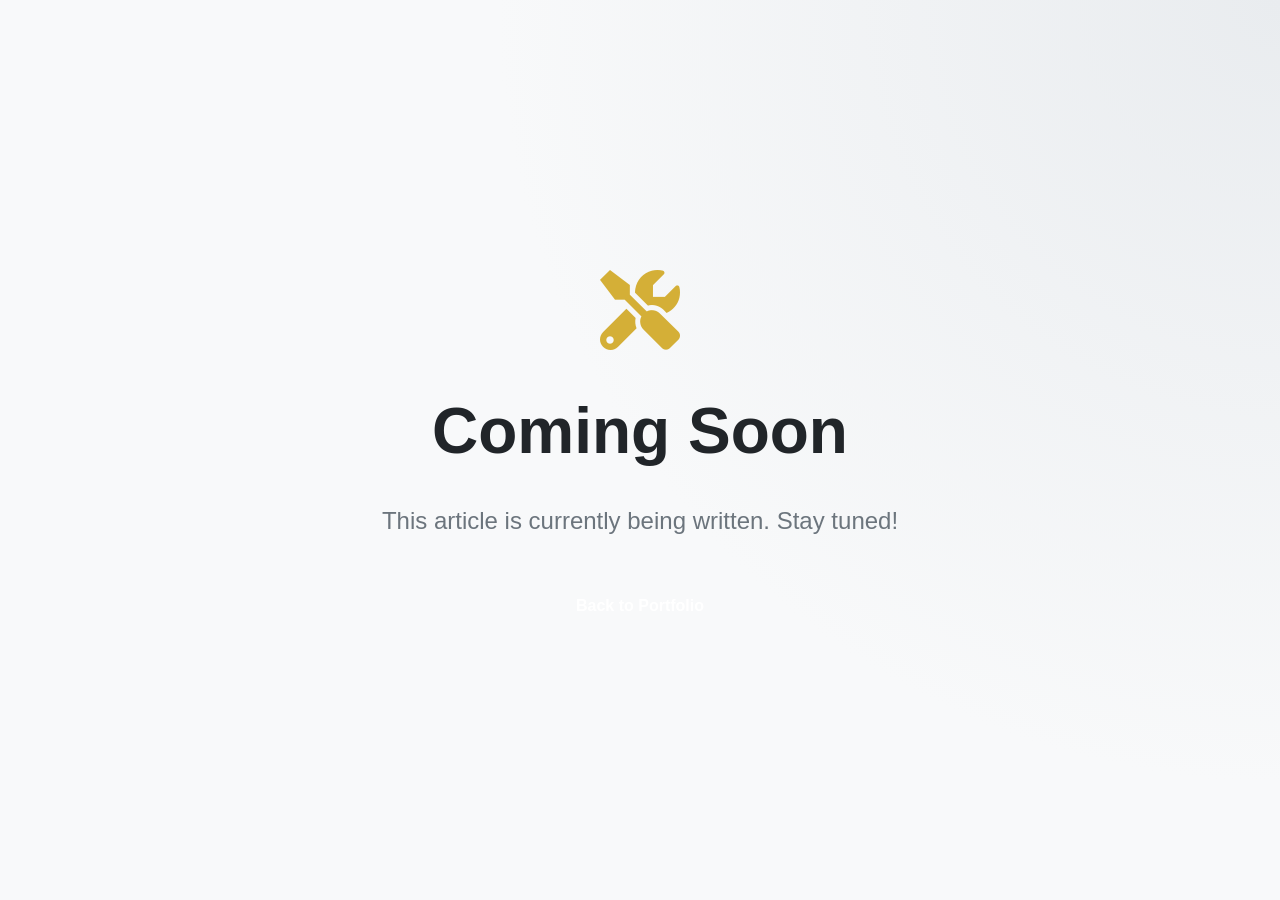
<file: coming-soon.html>
<!DOCTYPE html>
<html lang="en">

<head>
    <meta charset="UTF-8">
    <meta name="viewport" content="width=device-width, initial-scale=1.0">
    <title>Coming Soon | Athisttaprabu Ramalingam</title>
    <link rel="stylesheet" href="style.css">
    <link rel="stylesheet" href="https://cdnjs.cloudflare.com/ajax/libs/font-awesome/6.0.0/css/all.min.css">
    <style>
        .coming-soon-container {
            display: flex;
            flex-direction: column;
            align-items: center;
            justify-content: center;
            height: 100vh;
            text-align: center;
            background: radial-gradient(circle at top right, #e9ecef 0%, var(--bg-dark) 50%);
        }

        .coming-soon-content h1 {
            font-size: 4rem;
            color: var(--primary);
            margin-bottom: 20px;
        }

        .coming-soon-content p {
            font-size: 1.5rem;
            color: var(--text-secondary);
            margin-bottom: 40px;
        }

        .back-btn {
            display: inline-block;
            padding: 12px 30px;
            background-color: var(--primary);
            color: white;
            text-decoration: none;
            border-radius: 5px;
            font-weight: 600;
            transition: background-color 0.3s;
        }

        .back-btn:hover {
            background-color: #444;
        }
    </style>
</head>

<body>
    <div class="coming-soon-container">
        <div class="coming-soon-content">
            <i class="fas fa-tools" style="font-size: 5rem; color: var(--accent); margin-bottom: 30px;"></i>
            <h1>Coming Soon</h1>
            <p>This article is currently being written. Stay tuned!</p>
            <a href="index.html" class="back-btn">Back to Portfolio</a>
        </div>
    </div>
</body>

</html>
</file>
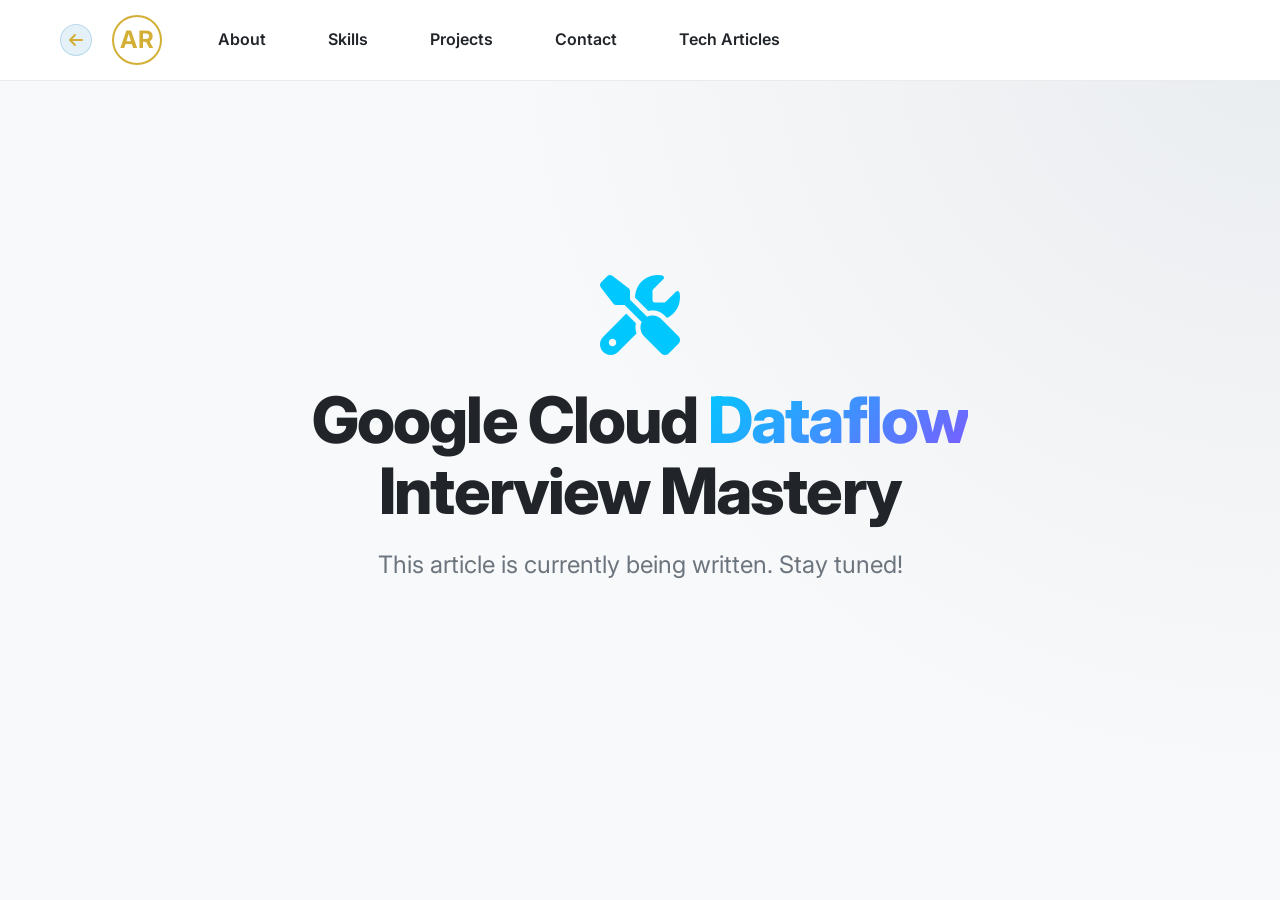
<file: dataflow.html>
<!DOCTYPE html>
<html lang="en">

<head>
    <meta charset="UTF-8">
    <meta name="viewport" content="width=device-width, initial-scale=1.0">
    <title>Dataflow | Athisttaprabu Ramalingam</title>
    <link rel="preconnect" href="https://fonts.googleapis.com">
    <link rel="preconnect" href="https://fonts.gstatic.com" crossorigin>
    <link href="https://fonts.googleapis.com/css2?family=Inter:wght@400;600;700&family=Syne:wght@400;600;700;800&display=swap" rel="stylesheet">
    <link rel="stylesheet" href="https://cdnjs.cloudflare.com/ajax/libs/font-awesome/6.4.0/css/all.min.css">
    <link rel="stylesheet" href="style.css">
    <style>
        .coming-soon-content h1 {
            font-family: 'Inter', sans-serif;
            font-size: clamp(2.2rem, 5vw, 3.8rem);
            font-weight: 800;
            line-height: 1.1;
            letter-spacing: -0.03em;
            color: #fff;
            margin-bottom: 20px;
        }

        .coming-soon-content h1 span.hl {
            background: linear-gradient(135deg, #00c8ff 0%, #7b5cff 100%);
            -webkit-background-clip: text;
            -webkit-text-fill-color: transparent;
            background-clip: text;
        }

        .coming-soon-container {
            display: flex;
            flex-direction: column;
            align-items: center;
            justify-content: center;
            height: 100vh;
            text-align: center;
            background: radial-gradient(circle at top right, #e9ecef 0%, var(--bg-dark) 50%);
        }

        .coming-soon-content h1 {
            font-size: 4rem;
            color: var(--primary);
            margin-bottom: 20px;
        }

        .coming-soon-content p {
            font-size: 1.5rem;
            color: var(--text-secondary);
            margin-bottom: 40px;
        }
    </style>
</head>

<body>
    <header>
        <nav class="container" style="display: flex; align-items: center; justify-content: flex-start; gap: 40px;">
            <div style="display: flex; align-items: center; gap: 20px;">
                <a href="index.html#tech-articles" style="color: var(--accent); text-decoration: none; display: flex; align-items: center; justify-content: center; width: 32px; height: 32px; border-radius: 50%; background: rgba(0,119,182,0.1); border: 1px solid rgba(0,119,182,0.2); transition: all 0.2s;" title="Back to Tech Articles" onmouseover="this.style.background='var(--accent)'; this.style.color='#fff';" onmouseout="this.style.background='rgba(0,119,182,0.1)'; this.style.color='var(--accent)';"><i class="fas fa-arrow-left"></i></a>
                <a href="index.html" class="logo">AR</a>
            </div>
            <ul class="nav-links">
                <li><a href="index.html#about">About</a></li>
                <li><a href="index.html#skills">Skills</a></li>
                <li><a href="index.html#projects">Projects</a></li>
                <li><a href="index.html#contact">Contact</a></li>
                <li><a href="#" id="tech-articles-btn">Tech Articles</a></li>
            </ul>
            <div class="menu-toggle" id="mobile-menu">
                <i class="fas fa-bars"></i>
            </div>
        </nav>
    </header>

    <main>
        <div class="coming-soon-container">
            <div class="coming-soon-content">
                <i class="fas fa-tools" style="font-size: 5rem; color: #00c8ff; margin-bottom: 30px;"></i>
                <h1>Google Cloud <span class="hl">Dataflow</span><br>Interview Mastery</h1>
                <p>This article is currently being written. Stay tuned!</p>
            </div>
        </div>
    </main>

    <!-- Tech Articles Modal -->
    <div id="tech-modal" class="modal">
        <div class="modal-content">
            <span class="close-modal">&times;</span>
            <h3>Tech Articles Categories</h3>
            <div class="tech-list" style="margin-bottom: 20px;">
                <a href="aws-gcp-cheat-sheet.html" class="tech-tag">AWS ↔ GCP Cheat Sheet</a>
                <a href="gen-ai-articles.html" class="tech-tag">Gen AI</a>
                <a href="coming-soon.html" class="tech-tag">Python</a>
                <a href="coming-soon.html" class="tech-tag">Pyspark</a>
                <a href="aws-gcp-cheat-sheet.html" class="tech-tag">AWS</a>
                <a href="coming-soon.html" class="tech-tag">Cloud Migration</a>
                <a href="coming-soon.html" class="tech-tag">SQL</a>
                <a href="coming-soon.html" class="tech-tag">Teradata</a>
            </div>
            <h3>GCP</h3>
            <div class="tech-list">
                <a href="dataproc.html" class="tech-tag">Dataproc</a>
                <a href="bigquery.html" class="tech-tag">Bigquery</a>
                <a href="dataflow.html" class="tech-tag">Dataflow</a>
                <a href="managed-airflow.html" class="tech-tag">Managed Airflow</a>
                <a href="vertex-ai.html" class="tech-tag">Vertex AI</a>
                <a href="gcs.html" class="tech-tag">GCS</a>
            </div>
        </div>
    </div>

    <script src="script.js"></script>
</body>

</html>
</file>
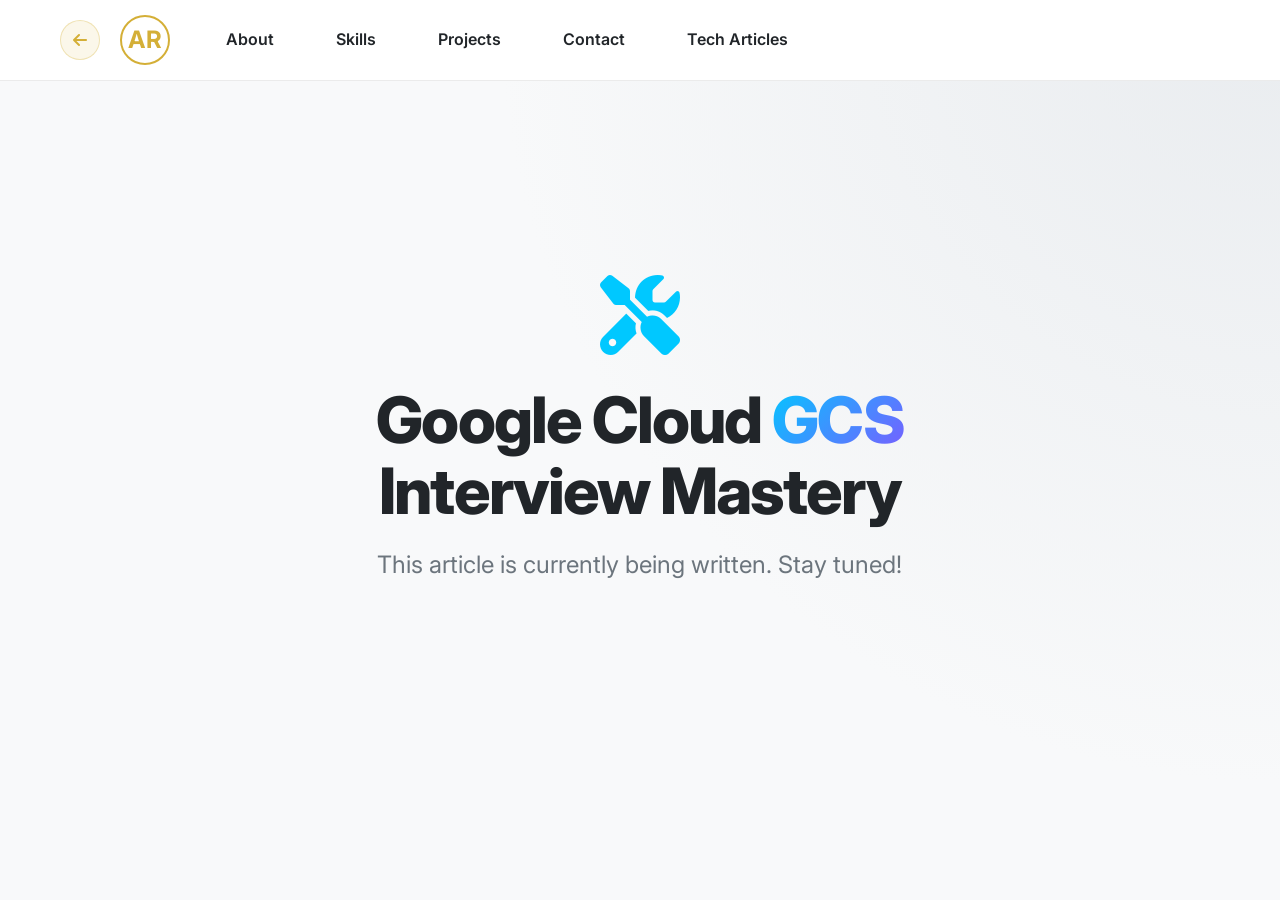
<file: gcs.html>
<!DOCTYPE html>
<html lang="en">

<head>
    <meta charset="UTF-8">
    <meta name="viewport" content="width=device-width, initial-scale=1.0">
    <title>GCS | Athisttaprabu Ramalingam</title>
    <link rel="preconnect" href="https://fonts.googleapis.com">
    <link rel="preconnect" href="https://fonts.gstatic.com" crossorigin>
    <link href="https://fonts.googleapis.com/css2?family=Inter:wght@400;600;700&family=Syne:wght@400;600;700;800&display=swap" rel="stylesheet">
    <link rel="stylesheet" href="https://cdnjs.cloudflare.com/ajax/libs/font-awesome/6.4.0/css/all.min.css">
    <link rel="stylesheet" href="style.css">
    <style>
        .coming-soon-content h1 {
            font-family: 'Inter', sans-serif;
            font-size: clamp(2.2rem, 5vw, 3.8rem);
            font-weight: 800;
            line-height: 1.1;
            letter-spacing: -0.03em;
            color: #fff;
            margin-bottom: 20px;
        }

        .coming-soon-content h1 span.hl {
            background: linear-gradient(135deg, #00c8ff 0%, #7b5cff 100%);
            -webkit-background-clip: text;
            -webkit-text-fill-color: transparent;
            background-clip: text;
        }

        .coming-soon-container {
            display: flex;
            flex-direction: column;
            align-items: center;
            justify-content: center;
            height: 100vh;
            text-align: center;
            background: radial-gradient(circle at top right, #e9ecef 0%, var(--bg-dark) 50%);
        }

        .coming-soon-content h1 {
            font-size: 4rem;
            color: var(--primary);
            margin-bottom: 20px;
        }

        .coming-soon-content p {
            font-size: 1.5rem;
            color: var(--text-secondary);
            margin-bottom: 40px;
        }
    </style>
</head>

<body>
    <header>
        <nav class="container" style="display: flex; align-items: center; justify-content: flex-start; gap: 40px;">
            <div style="display: flex; align-items: center; gap: 20px;">
                <a href="index.html#tech-articles" class="back-btn-header" title="Back to Previous Page"><i class="fas fa-arrow-left"></i></a>
                <a href="index.html" class="logo">AR</a>
            </div>
            <ul class="nav-links">
                <li><a href="index.html#about">About</a></li>
                <li><a href="index.html#skills">Skills</a></li>
                <li><a href="index.html#projects">Projects</a></li>
                <li><a href="index.html#contact">Contact</a></li>
                <li><a href="#" id="tech-articles-btn">Tech Articles</a></li>
            </ul>
            <div class="menu-toggle" id="mobile-menu">
                <i class="fas fa-bars"></i>
            </div>
        </nav>
    </header>

    <main>
        <div class="coming-soon-container">
            <div class="coming-soon-content">
                <i class="fas fa-tools" style="font-size: 5rem; color: #00c8ff; margin-bottom: 30px;"></i>
                <h1>Google Cloud <span class="hl">GCS</span><br>Interview Mastery</h1>
                <p>This article is currently being written. Stay tuned!</p>
            </div>
        </div>
    </main>

    <!-- Tech Articles Modal -->
    <div id="tech-modal" class="modal">
        <div class="modal-content">
            <span class="close-modal">&times;</span>
            <h3>Tech Articles Categories</h3>
            <div class="tech-list" style="margin-bottom: 20px;">
                <a href="aws-gcp-cheat-sheet.html" class="tech-tag">AWS ↔ GCP Cheat Sheet</a>
                <a href="gen-ai-articles.html" class="tech-tag">Gen AI</a>
                <a href="coming-soon.html" class="tech-tag">Python</a>
                <a href="coming-soon.html" class="tech-tag">Pyspark</a>
                <a href="aws-gcp-cheat-sheet.html" class="tech-tag">AWS</a>
                <a href="coming-soon.html" class="tech-tag">Cloud Migration</a>
                <a href="coming-soon.html" class="tech-tag">SQL</a>
                <a href="coming-soon.html" class="tech-tag">Teradata</a>
            </div>
            <h3>GCP</h3>
            <div class="tech-list">
                <a href="dataproc.html" class="tech-tag">Dataproc</a>
                <a href="bigquery.html" class="tech-tag">Bigquery</a>
                <a href="dataflow.html" class="tech-tag">Dataflow</a>
                <a href="managed-airflow.html" class="tech-tag">Managed Airflow</a>
                <a href="vertex-ai.html" class="tech-tag">Vertex AI</a>
                <a href="gcs.html" class="tech-tag">GCS</a>
            </div>
        </div>
    </div>

    <script src="script.js"></script>
</body>

</html>
</file>
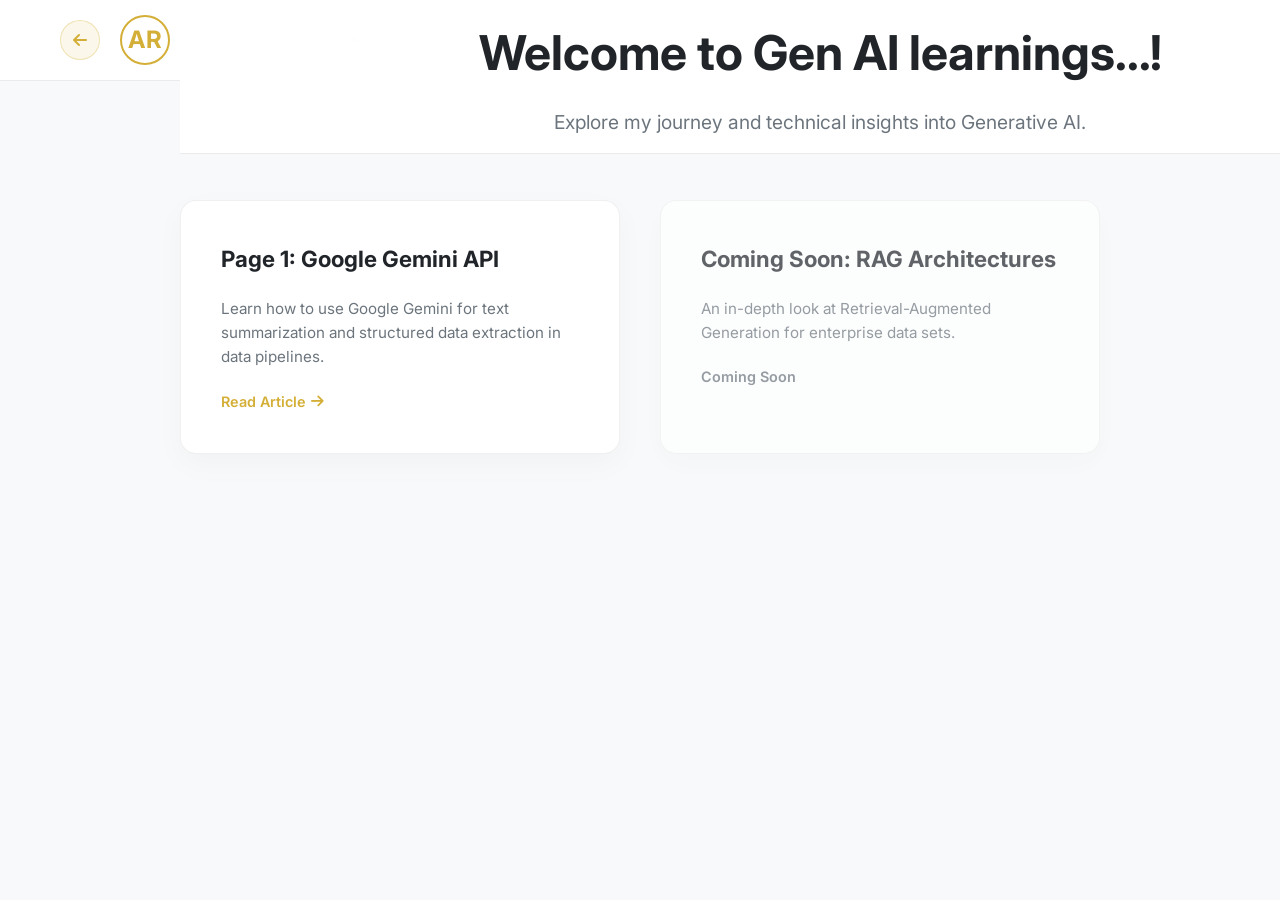
<file: gen-ai-articles.html>
<!DOCTYPE html>
<html lang="en">

<head>
    <meta charset="UTF-8">
    <meta name="viewport" content="width=device-width, initial-scale=1.0">
    <title>Gen AI Learnings | Athisttaprabu Ramalingam</title>
    <link rel="preconnect" href="https://fonts.googleapis.com">
    <link rel="preconnect" href="https://fonts.gstatic.com" crossorigin>
    <link href="https://fonts.googleapis.com/css2?family=Inter:wght@400;600;700&display=swap" rel="stylesheet">
    <link rel="stylesheet" href="https://cdnjs.cloudflare.com/ajax/libs/font-awesome/6.4.0/css/all.min.css">
    <link rel="stylesheet" href="style.css">
</head>

<body>
    <header>
        <nav class="container" style="display: flex; align-items: center; justify-content: flex-start; gap: 40px;">
            <div style="display: flex; align-items: center; gap: 20px;">
                <a href="index.html#tech-articles" class="back-btn-header" title="Back to Tech Articles"><i class="fas fa-arrow-left"></i></a>
                <a href="index.html" class="logo">AR</a>
            </div>
            <ul class="nav-links">
                <li><a href="index.html#about">About</a></li>
                <li><a href="index.html#skills">Skills</a></li>
                <li><a href="index.html#projects">Projects</a></li>
                <li><a href="index.html#contact">Contact</a></li>
                <li><a href="#" id="tech-articles-btn">Tech Articles</a></li>
            </ul>
            <div class="menu-toggle" id="mobile-menu">
                <i class="fas fa-bars"></i>
            </div>
        </nav>
    </header>

    <main class="article-container">
        
        <header class="article-header">
            <h1>Welcome to Gen AI learnings...!</h1>
            <p>Explore my journey and technical insights into Generative AI.</p>
        </header>

        <section class="article-list">
            <a href="google-gemini-api.html" class="article-card">
                <h3>Page 1: Google Gemini API</h3>
                <p>Learn how to use Google Gemini for text summarization and structured data extraction in data pipelines.</p>
                <span class="read-more">Read Article <i class="fas fa-arrow-right"></i></span>
            </a>
            
            <!-- Future articles can be added here -->
            <div class="article-card" style="opacity: 0.7; cursor: default;">
                <h3>Coming Soon: RAG Architectures</h3>
                <p>An in-depth look at Retrieval-Augmented Generation for enterprise data sets.</p>
                <span class="read-more" style="color: var(--text-secondary);">Coming Soon</span>
            </div>
        </section>
    </main>

    <!-- Tech Articles Modal -->
    <div id="tech-modal" class="modal">
        <div class="modal-content">
            <span class="close-modal">&times;</span>
            <h3>Tech Articles Categories</h3>
            <div class="tech-list" style="margin-bottom: 20px;">
                <a href="aws-gcp-cheat-sheet.html" class="tech-tag">AWS ↔ GCP Cheat Sheet</a>
                <a href="gen-ai-articles.html" class="tech-tag">Gen AI</a>
                <a href="coming-soon.html" class="tech-tag">Python</a>
                <a href="coming-soon.html" class="tech-tag">Pyspark</a>
                <a href="aws-gcp-cheat-sheet.html" class="tech-tag">AWS</a>
                <a href="coming-soon.html" class="tech-tag">Cloud Migration</a>
                <a href="coming-soon.html" class="tech-tag">SQL</a>
                <a href="coming-soon.html" class="tech-tag">Teradata</a>
            </div>
            <h3>GCP</h3>
            <div class="tech-list">
                <a href="dataproc.html" class="tech-tag">Dataproc</a>
                <a href="bigquery.html" class="tech-tag">Bigquery</a>
                <a href="dataflow.html" class="tech-tag">Dataflow</a>
                <a href="managed-airflow.html" class="tech-tag">Managed Airflow</a>
                <a href="vertex-ai.html" class="tech-tag">Vertex AI</a>
                <a href="gcs.html" class="tech-tag">GCS</a>
            </div>
        </div>
    </div>

    <script src="script.js"></script>
</body>

</html>
</file>
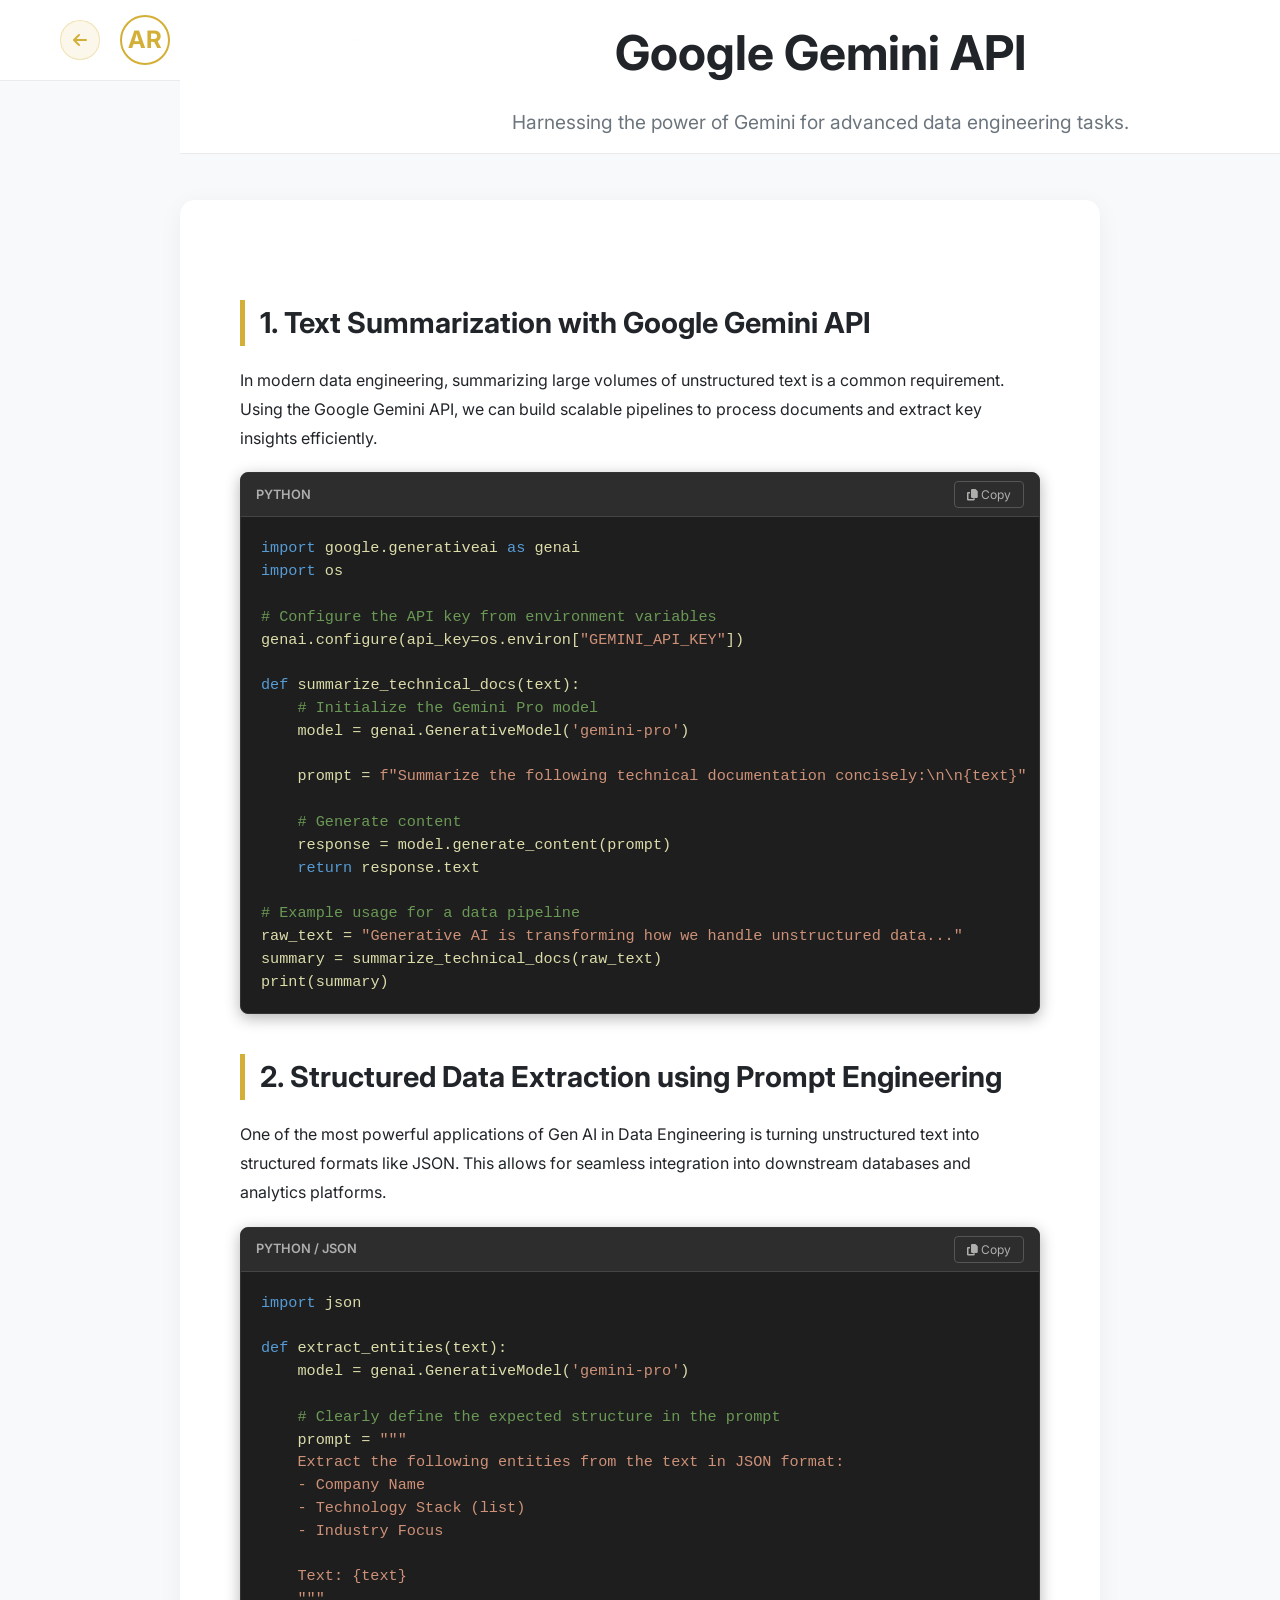
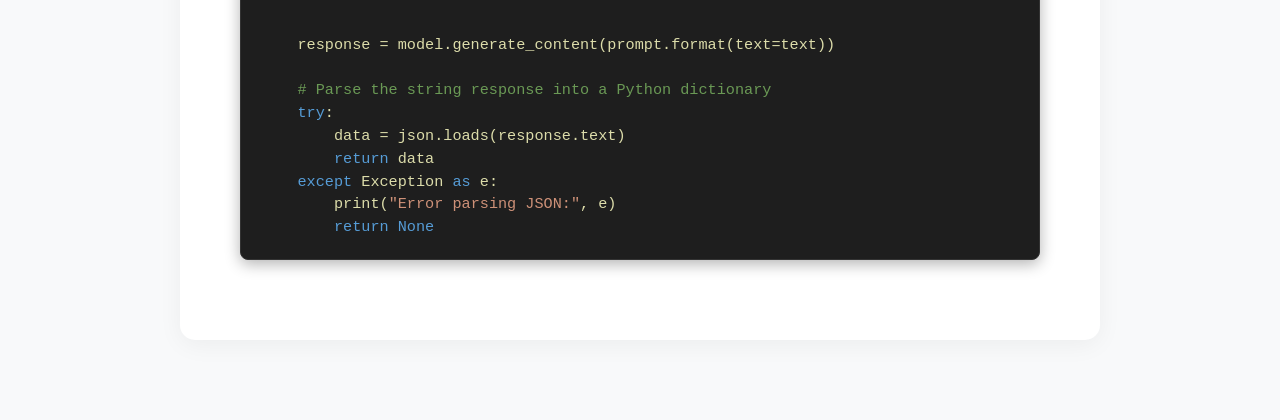
<file: google-gemini-api.html>
<!DOCTYPE html>
<html lang="en">

<head>
    <meta charset="UTF-8">
    <meta name="viewport" content="width=device-width, initial-scale=1.0">
    <title>Google Gemini API | Athisttaprabu Ramalingam</title>
    <link rel="preconnect" href="https://fonts.googleapis.com">
    <link rel="preconnect" href="https://fonts.gstatic.com" crossorigin>
    <link href="https://fonts.googleapis.com/css2?family=Inter:wght@400;600;700&display=swap" rel="stylesheet">
    <link rel="stylesheet" href="https://cdnjs.cloudflare.com/ajax/libs/font-awesome/6.4.0/css/all.min.css">
    <link rel="stylesheet" href="style.css">
</head>

<body>
    <header>
        <nav class="container" style="display: flex; align-items: center; justify-content: flex-start; gap: 40px;">
            <div style="display: flex; align-items: center; gap: 20px;">
                <a href="index.html#tech-articles" class="back-btn-header" title="Back to Previous Page"><i class="fas fa-arrow-left"></i></a>
                <a href="index.html" class="logo">AR</a>
            </div>
            <ul class="nav-links">
                <li><a href="index.html#about">About</a></li>
                <li><a href="index.html#skills">Skills</a></li>
                <li><a href="index.html#projects">Projects</a></li>
                <li><a href="index.html#contact">Contact</a></li>
                <li><a href="#" id="tech-articles-btn">Tech Articles</a></li>
            </ul>
            <div class="menu-toggle" id="mobile-menu">
                <i class="fas fa-bars"></i>
            </div>
        </nav>
    </header>

    <main class="article-container">
        
        <header class="article-header">
            <h1>Google Gemini API</h1>
            <p>Harnessing the power of Gemini for advanced data engineering tasks.</p>
        </header>

        <section class="article-content">
            <h2>1. Text Summarization with Google Gemini API</h2>
            <p>In modern data engineering, summarizing large volumes of unstructured text is a common requirement. Using the Google Gemini API, we can build scalable pipelines to process documents and extract key insights efficiently.</p>
            
            <div class="code-container">
                <div class="code-header">
                    <span class="language">Python</span>
                    <button class="copy-btn"><i class="fas fa-copy"></i> Copy</button>
                </div>
                <pre><code><span class="keyword">import</span> google.generativeai <span class="keyword">as</span> genai
<span class="keyword">import</span> os

<span class="comment"># Configure the API key from environment variables</span>
genai.configure(api_key=os.environ[<span class="string">"GEMINI_API_KEY"</span>])

<span class="keyword">def</span> <span class="func">summarize_technical_docs</span>(text):
    <span class="comment"># Initialize the Gemini Pro model</span>
    model = genai.GenerativeModel(<span class="string">'gemini-pro'</span>)
    
    prompt = <span class="string">f"Summarize the following technical documentation concisely:\n\n{text}"</span>
    
    <span class="comment"># Generate content</span>
    response = model.generate_content(prompt)
    <span class="keyword">return</span> response.text

<span class="comment"># Example usage for a data pipeline</span>
raw_text = <span class="string">"Generative AI is transforming how we handle unstructured data..."</span>
summary = summarize_technical_docs(raw_text)
<span class="func">print</span>(summary)</code></pre>
            </div>

            <h2>2. Structured Data Extraction using Prompt Engineering</h2>
            <p>One of the most powerful applications of Gen AI in Data Engineering is turning unstructured text into structured formats like JSON. This allows for seamless integration into downstream databases and analytics platforms.</p>

            <div class="code-container">
                <div class="code-header">
                    <span class="language">Python / JSON</span>
                    <button class="copy-btn"><i class="fas fa-copy"></i> Copy</button>
                </div>
                <pre><code><span class="keyword">import</span> json

<span class="keyword">def</span> <span class="func">extract_entities</span>(text):
    model = genai.GenerativeModel(<span class="string">'gemini-pro'</span>)
    
    <span class="comment"># Clearly define the expected structure in the prompt</span>
    prompt = <span class="string">"""
    Extract the following entities from the text in JSON format:
    - Company Name
    - Technology Stack (list)
    - Industry Focus
    
    Text: {text}
    """</span>
    
    response = model.generate_content(prompt.format(text=text))
    
    <span class="comment"># Parse the string response into a Python dictionary</span>
    <span class="keyword">try</span>:
        data = json.loads(response.text)
        <span class="keyword">return</span> data
    <span class="keyword">except</span> Exception <span class="keyword">as</span> e:
        <span class="func">print</span>(<span class="string">"Error parsing JSON:"</span>, e)
        <span class="keyword">return</span> <span class="keyword">None</span></code></pre>
            </div>
        </section>
    </main>

    <!-- Tech Articles Modal -->
    <div id="tech-modal" class="modal">
        <div class="modal-content">
            <span class="close-modal">&times;</span>
            <h3>Tech Articles Categories</h3>
            <div class="tech-list" style="margin-bottom: 20px;">
                <a href="aws-gcp-cheat-sheet.html" class="tech-tag">AWS ↔ GCP Cheat Sheet</a>
                <a href="gen-ai-articles.html" class="tech-tag">Gen AI</a>
                <a href="coming-soon.html" class="tech-tag">Python</a>
                <a href="coming-soon.html" class="tech-tag">Pyspark</a>
                <a href="aws-gcp-cheat-sheet.html" class="tech-tag">AWS</a>
                <a href="coming-soon.html" class="tech-tag">Cloud Migration</a>
                <a href="coming-soon.html" class="tech-tag">SQL</a>
                <a href="coming-soon.html" class="tech-tag">Teradata</a>
            </div>
            <h3>GCP</h3>
            <div class="tech-list">
                <a href="dataproc.html" class="tech-tag">Dataproc</a>
                <a href="bigquery.html" class="tech-tag">Bigquery</a>
                <a href="dataflow.html" class="tech-tag">Dataflow</a>
                <a href="managed-airflow.html" class="tech-tag">Managed Airflow</a>
                <a href="vertex-ai.html" class="tech-tag">Vertex AI</a>
                <a href="gcs.html" class="tech-tag">GCS</a>
            </div>
        </div>
    </div>

    <script src="script.js"></script>
</body>

</html>
</file>
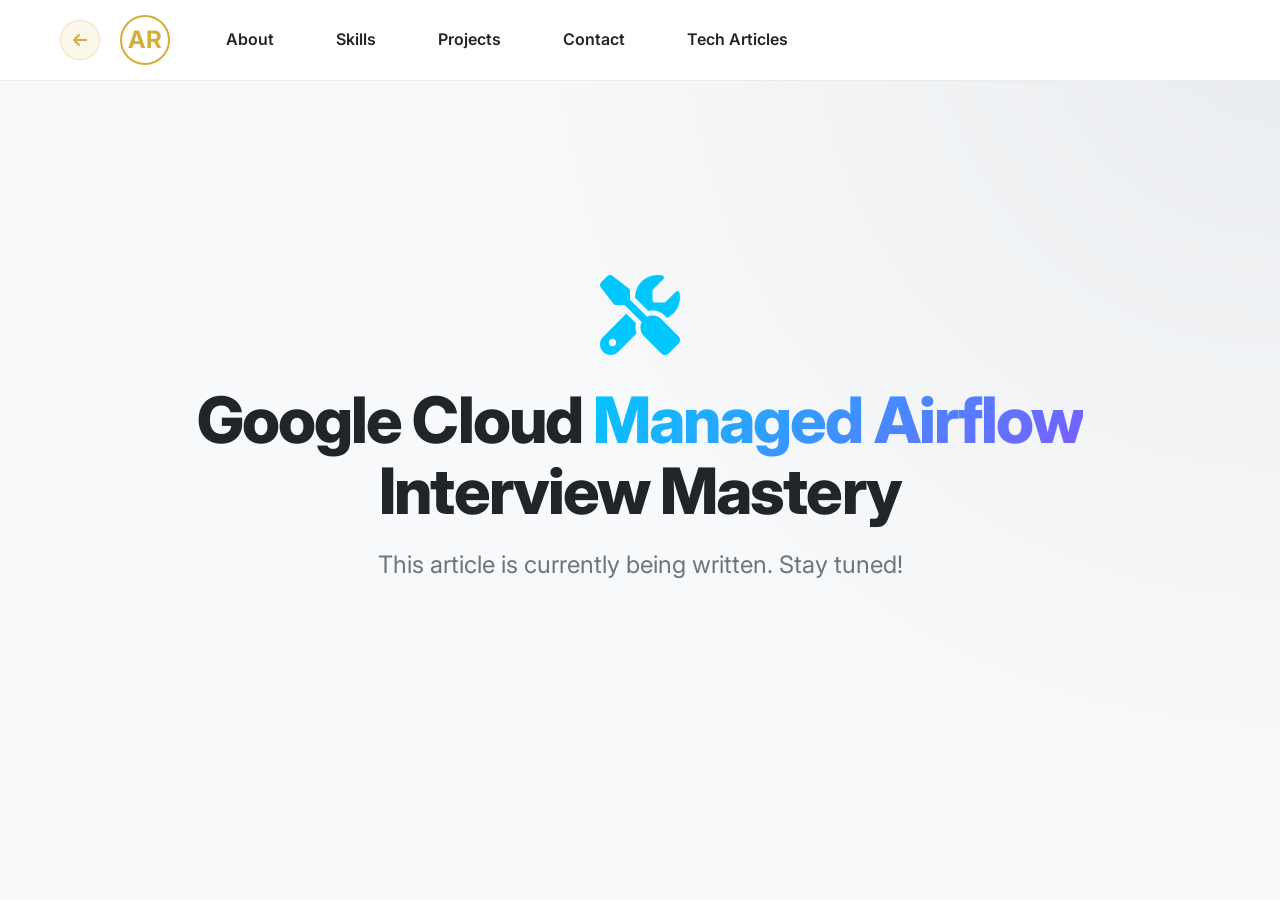
<file: managed-airflow.html>
<!DOCTYPE html>
<html lang="en">

<head>
    <meta charset="UTF-8">
    <meta name="viewport" content="width=device-width, initial-scale=1.0">
    <title>Managed Airflow | Athisttaprabu Ramalingam</title>
    <link rel="preconnect" href="https://fonts.googleapis.com">
    <link rel="preconnect" href="https://fonts.gstatic.com" crossorigin>
    <link href="https://fonts.googleapis.com/css2?family=Inter:wght@400;600;700&family=Syne:wght@400;600;700;800&display=swap" rel="stylesheet">
    <link rel="stylesheet" href="https://cdnjs.cloudflare.com/ajax/libs/font-awesome/6.4.0/css/all.min.css">
    <link rel="stylesheet" href="style.css">
    <style>
        .coming-soon-content h1 {
            font-family: 'Inter', sans-serif;
            font-size: clamp(2.2rem, 5vw, 3.8rem);
            font-weight: 800;
            line-height: 1.1;
            letter-spacing: -0.03em;
            color: #fff;
            margin-bottom: 20px;
        }

        .coming-soon-content h1 span.hl {
            background: linear-gradient(135deg, #00c8ff 0%, #7b5cff 100%);
            -webkit-background-clip: text;
            -webkit-text-fill-color: transparent;
            background-clip: text;
        }

        .coming-soon-container {
            display: flex;
            flex-direction: column;
            align-items: center;
            justify-content: center;
            height: 100vh;
            text-align: center;
            background: radial-gradient(circle at top right, #e9ecef 0%, var(--bg-dark) 50%);
        }

        .coming-soon-content h1 {
            font-size: 4rem;
            color: var(--primary);
            margin-bottom: 20px;
        }

        .coming-soon-content p {
            font-size: 1.5rem;
            color: var(--text-secondary);
            margin-bottom: 40px;
        }
    </style>
</head>

<body>
    <header>
        <nav class="container" style="display: flex; align-items: center; justify-content: flex-start; gap: 40px;">
            <div style="display: flex; align-items: center; gap: 20px;">
                <a href="index.html#tech-articles" class="back-btn-header" title="Back to Previous Page"><i class="fas fa-arrow-left"></i></a>
                <a href="index.html" class="logo">AR</a>
            </div>
            <ul class="nav-links">
                <li><a href="index.html#about">About</a></li>
                <li><a href="index.html#skills">Skills</a></li>
                <li><a href="index.html#projects">Projects</a></li>
                <li><a href="index.html#contact">Contact</a></li>
                <li><a href="#" id="tech-articles-btn">Tech Articles</a></li>
            </ul>
            <div class="menu-toggle" id="mobile-menu">
                <i class="fas fa-bars"></i>
            </div>
        </nav>
    </header>

    <main>
        <div class="coming-soon-container">
            <div class="coming-soon-content">
                <i class="fas fa-tools" style="font-size: 5rem; color: #00c8ff; margin-bottom: 30px;"></i>
                <h1>Google Cloud <span class="hl">Managed Airflow</span><br>Interview Mastery</h1>
                <p>This article is currently being written. Stay tuned!</p>
            </div>
        </div>
    </main>

    <!-- Tech Articles Modal -->
    <div id="tech-modal" class="modal">
        <div class="modal-content">
            <span class="close-modal">&times;</span>
            <h3>Tech Articles Categories</h3>
            <div class="tech-list" style="margin-bottom: 20px;">
                <a href="aws-gcp-cheat-sheet.html" class="tech-tag">AWS ↔ GCP Cheat Sheet</a>
                <a href="gen-ai-articles.html" class="tech-tag">Gen AI</a>
                <a href="coming-soon.html" class="tech-tag">Python</a>
                <a href="coming-soon.html" class="tech-tag">Pyspark</a>
                <a href="aws-gcp-cheat-sheet.html" class="tech-tag">AWS</a>
                <a href="coming-soon.html" class="tech-tag">Cloud Migration</a>
                <a href="coming-soon.html" class="tech-tag">SQL</a>
                <a href="coming-soon.html" class="tech-tag">Teradata</a>
            </div>
            <h3>GCP</h3>
            <div class="tech-list">
                <a href="dataproc.html" class="tech-tag">Dataproc</a>
                <a href="bigquery.html" class="tech-tag">Bigquery</a>
                <a href="dataflow.html" class="tech-tag">Dataflow</a>
                <a href="managed-airflow.html" class="tech-tag">Managed Airflow</a>
                <a href="vertex-ai.html" class="tech-tag">Vertex AI</a>
                <a href="gcs.html" class="tech-tag">GCS</a>
            </div>
        </div>
    </div>

    <script src="script.js"></script>
</body>

</html>
</file>
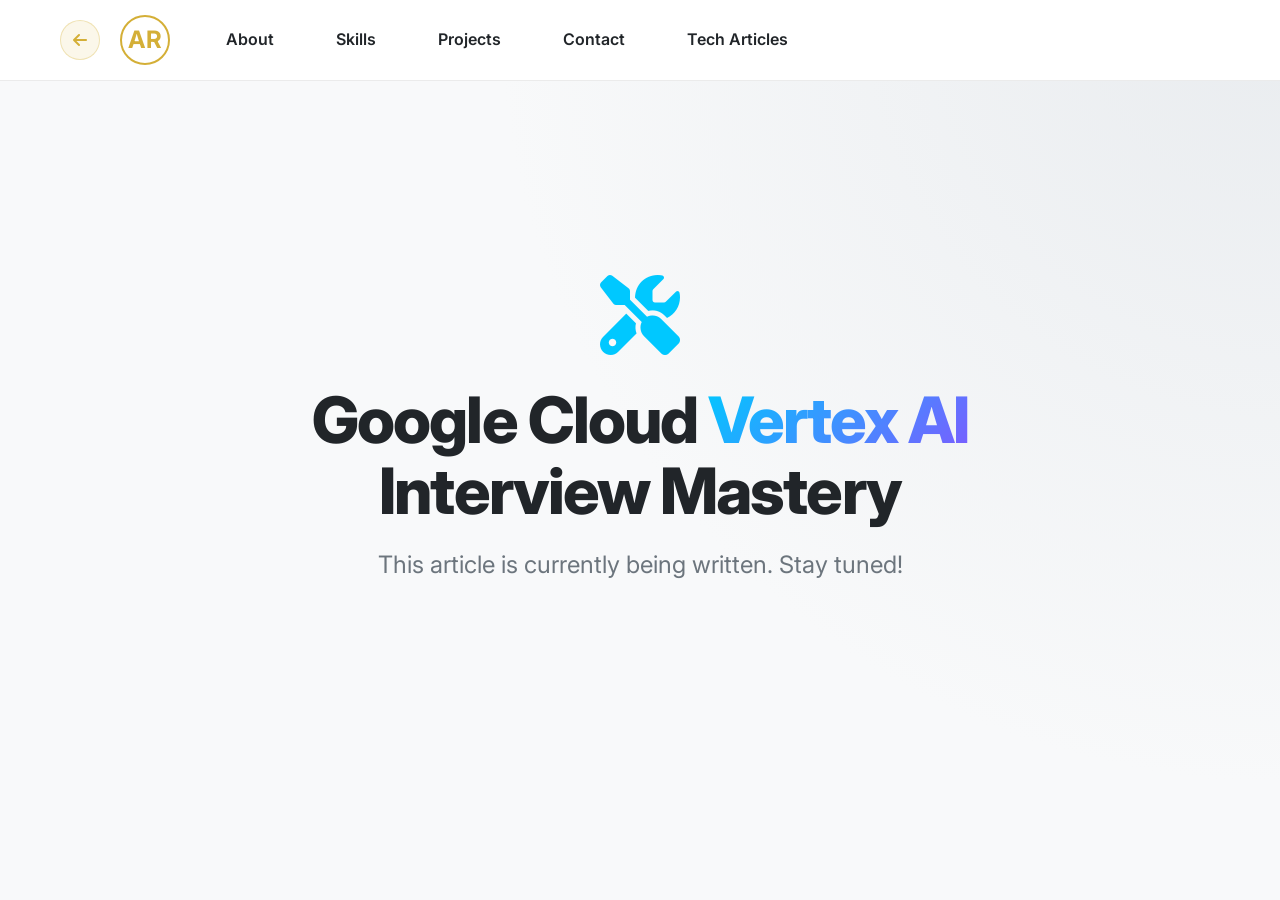
<file: vertex-ai.html>
<!DOCTYPE html>
<html lang="en">

<head>
    <meta charset="UTF-8">
    <meta name="viewport" content="width=device-width, initial-scale=1.0">
    <title>Vertex AI | Athisttaprabu Ramalingam</title>
    <link rel="preconnect" href="https://fonts.googleapis.com">
    <link rel="preconnect" href="https://fonts.gstatic.com" crossorigin>
    <link href="https://fonts.googleapis.com/css2?family=Inter:wght@400;600;700&family=Syne:wght@400;600;700;800&display=swap" rel="stylesheet">
    <link rel="stylesheet" href="https://cdnjs.cloudflare.com/ajax/libs/font-awesome/6.4.0/css/all.min.css">
    <link rel="stylesheet" href="style.css">
    <style>
        .coming-soon-content h1 {
            font-family: 'Inter', sans-serif;
            font-size: clamp(2.2rem, 5vw, 3.8rem);
            font-weight: 800;
            line-height: 1.1;
            letter-spacing: -0.03em;
            color: #fff;
            margin-bottom: 20px;
        }

        .coming-soon-content h1 span.hl {
            background: linear-gradient(135deg, #00c8ff 0%, #7b5cff 100%);
            -webkit-background-clip: text;
            -webkit-text-fill-color: transparent;
            background-clip: text;
        }

        .coming-soon-container {
            display: flex;
            flex-direction: column;
            align-items: center;
            justify-content: center;
            height: 100vh;
            text-align: center;
            background: radial-gradient(circle at top right, #e9ecef 0%, var(--bg-dark) 50%);
        }

        .coming-soon-content h1 {
            font-size: 4rem;
            color: var(--primary);
            margin-bottom: 20px;
        }

        .coming-soon-content p {
            font-size: 1.5rem;
            color: var(--text-secondary);
            margin-bottom: 40px;
        }
    </style>
</head>

<body>
    <header>
        <nav class="container" style="display: flex; align-items: center; justify-content: flex-start; gap: 40px;">
            <div style="display: flex; align-items: center; gap: 20px;">
                <a href="index.html#tech-articles" class="back-btn-header" title="Back to Previous Page"><i class="fas fa-arrow-left"></i></a>
                <a href="index.html" class="logo">AR</a>
            </div>
            <ul class="nav-links">
                <li><a href="index.html#about">About</a></li>
                <li><a href="index.html#skills">Skills</a></li>
                <li><a href="index.html#projects">Projects</a></li>
                <li><a href="index.html#contact">Contact</a></li>
                <li><a href="#" id="tech-articles-btn">Tech Articles</a></li>
            </ul>
            <div class="menu-toggle" id="mobile-menu">
                <i class="fas fa-bars"></i>
            </div>
        </nav>
    </header>

    <main>
        <div class="coming-soon-container">
            <div class="coming-soon-content">
                <i class="fas fa-tools" style="font-size: 5rem; color: #00c8ff; margin-bottom: 30px;"></i>
                <h1>Google Cloud <span class="hl">Vertex AI</span><br>Interview Mastery</h1>
                <p>This article is currently being written. Stay tuned!</p>
            </div>
        </div>
    </main>

    <!-- Tech Articles Modal -->
    <div id="tech-modal" class="modal">
        <div class="modal-content">
            <span class="close-modal">&times;</span>
            <h3>Tech Articles Categories</h3>
            <div class="tech-list" style="margin-bottom: 20px;">
                <a href="aws-gcp-cheat-sheet.html" class="tech-tag">AWS ↔ GCP Cheat Sheet</a>
                <a href="gen-ai-articles.html" class="tech-tag">Gen AI</a>
                <a href="coming-soon.html" class="tech-tag">Python</a>
                <a href="coming-soon.html" class="tech-tag">Pyspark</a>
                <a href="aws-gcp-cheat-sheet.html" class="tech-tag">AWS</a>
                <a href="coming-soon.html" class="tech-tag">Cloud Migration</a>
                <a href="coming-soon.html" class="tech-tag">SQL</a>
                <a href="coming-soon.html" class="tech-tag">Teradata</a>
            </div>
            <h3>GCP</h3>
            <div class="tech-list">
                <a href="dataproc.html" class="tech-tag">Dataproc</a>
                <a href="bigquery.html" class="tech-tag">Bigquery</a>
                <a href="dataflow.html" class="tech-tag">Dataflow</a>
                <a href="managed-airflow.html" class="tech-tag">Managed Airflow</a>
                <a href="vertex-ai.html" class="tech-tag">Vertex AI</a>
                <a href="gcs.html" class="tech-tag">GCS</a>
            </div>
        </div>
    </div>

    <script src="script.js"></script>
</body>

</html>
</file>
<file: style.css>
/* CSS Reset and Global Variables */
:root {
    --bg-dark: #f8f9fa;
    --bg-card: #ffffff;
    --bg-alt: #e9ecef;
    --text-primary: #212529;
    --text-secondary: #6c757d;
    --accent: #d4af37;
    /* Darker gold for better contrast on light */
    --accent-hover: #b8960b;
    --font-main: 'Inter', sans-serif;
    --transition: all 0.3s ease;
}

* {
    margin: 0;
    padding: 0;
    box-sizing: border-box;
}

body {
    font-family: var(--font-main);
    background-color: var(--bg-dark);
    color: var(--text-primary);
    line-height: 1.6;
    overflow-x: hidden;
}

a {
    text-decoration: none;
    color: inherit;
    transition: var(--transition);
}

ul {
    list-style: none;
}

.container {
    max-width: 1200px;
    margin: 0 auto;
    padding: 0 20px;
}

.section {
    padding: 60px 0;
}

.section-title {
    font-size: 2.5rem;
    margin-bottom: 40px;
    text-align: center;
    font-weight: 700;
}

.highlight {
    color: var(--accent);
}

.highlight-text {
    color: var(--accent);
    font-weight: 700;
}

.alt-bg {
    background-color: var(--bg-alt);
}

.btn {
    display: inline-block;
    padding: 12px 24px;
    border-radius: 5px;
    font-weight: 600;
    cursor: pointer;
    border: none;
}

.primary-btn {
    background-color: var(--accent);
    color: var(--bg-dark);
}

.primary-btn:hover {
    background-color: var(--accent-hover);
    transform: translateY(-2px);
}

/* Header & Nav */
header {
    background-color: rgba(255, 255, 255, 0.95);
    padding: 20px 0;
    position: fixed;
    width: 100%;
    top: 0;
    z-index: 1000;
    backdrop-filter: blur(5px);
    border-bottom: 1px solid rgba(0, 0, 0, 0.05);
}

nav {
    display: flex;
    justify-content: space-between;
    align-items: center;
}

.logo {
    display: flex;
    align-items: center;
    justify-content: center;
    font-size: 1.5rem;
    font-weight: 700;
    color: var(--accent);
    letter-spacing: 1px;
    border: 2px solid var(--accent);
    border-radius: 50%;
    width: 50px;
    height: 50px;
    transition: var(--transition);
}

.logo:hover {
    background-color: var(--accent);
    color: var(--bg-card);
}

.nav-links {
    display: flex;
    gap: 30px;
}

.nav-links a {
    color: var(--text-primary);
    font-size: 1rem;
    font-weight: 600;
    padding: 8px 16px;
    border-radius: 20px;
    transition: var(--transition);
}

.nav-links a:hover {
    color: var(--accent);
    background-color: rgba(212, 175, 55, 0.1);
    /* Light gold background */
}

/* Hero Section */
.hero-section {
    padding: 130px 0 40px;
    /* Reduced top padding */
    min-height: 100vh;
    display: flex;
    align-items: center;
    background: radial-gradient(circle at top right, #e9ecef 0%, var(--bg-dark) 50%);
}

.hero-content {
    display: flex;
    flex-direction: column;
    align-items: center;
    gap: 60px;
    width: 100%;
}

.hero-header {
    text-align: center;
    max-width: 900px;
}

.hero-header h1 {
    font-size: 3.5rem;
    line-height: 1.2;
    margin-bottom: 20px;
    font-weight: 700;
}

.hero-header h2 {
    font-size: 1.5rem;
    color: var(--text-secondary);
    font-weight: 400;
}

.hero-body {
    display: flex;
    align-items: center;
    justify-content: space-between;
    gap: 60px;
    width: 100%;
}

.hero-description {
    flex: 1;
    text-align: left;
    /* Explicitly align left */
}

.hero-description h3 {
    font-size: 1.8rem;
    margin-bottom: 20px;
}

.hero-description p {
    color: var(--text-secondary);
    margin-bottom: 30px;
    font-size: 1.1rem;
    line-height: 1.8;
}

/* Hero Image */
.hero-image {
    flex: 1;
    /* Equal width column */
    display: flex;
    justify-content: center;
    /* Center image in its column */
}

.profile-img {
    width: 350px;
    height: 350px;
    object-fit: cover;
    border-radius: 20px;
    box-shadow: 0 10px 30px rgba(0, 0, 0, 0.2);
    border: 2px solid rgba(0, 0, 0, 0.1);
    transition: var(--transition);
}

.profile-img:hover {
    transform: scale(1.02);
    border-color: var(--accent);
}

/* Hero Highlights */
.hero-highlights {
    display: grid;
    grid-template-columns: repeat(auto-fit, minmax(280px, 1fr));
    gap: 30px;
    width: 100%;
    margin-top: 40px;
    padding-bottom: 40px;
    /* Add padding at bottom for spacing before line */
    border-bottom: 1px solid rgba(0, 0, 0, 0.1);
    /* Move line to bottom */
}

.highlight-card {
    background-color: #e8f5e9;
    /* Light Minty Green */
    padding: 30px;
    border-radius: 10px;
    border-bottom: 3px solid var(--accent);
    transition: var(--transition);
}

.highlight-card:hover {
    transform: translateY(-5px);
    box-shadow: 0 5px 15px rgba(0, 0, 0, 0.1);
}

.highlight-card h4 {
    font-size: 1.2rem;
    margin-bottom: 15px;
    color: #2c3e50;
    /* Darker text for header */
}

.highlight-card p {
    font-size: 0.95rem;
    color: var(--text-secondary);
    line-height: 1.6;
}

/* Skills Section */
.skills-grid {
    display: grid;
    grid-template-columns: repeat(3, 1fr);
    gap: 30px;
}

@media (max-width: 1024px) {
    .skills-grid {
        grid-template-columns: repeat(2, 1fr);
    }
}

@media (max-width: 600px) {
    .skills-grid {
        grid-template-columns: 1fr;
    }
}

.card {
    background-color: var(--bg-card);
    padding: 30px;
    border-radius: 10px;
    border: 1px solid rgba(0, 0, 0, 0.05);
    transition: var(--transition);
    box-shadow: 0 4px 6px rgba(0, 0, 0, 0.05);
}

.skill-card {
    background-color: #fcfcfc;
    /* Slight off-white/light gray base */
    background-color: #fffbf2;
    /* Uniform light warm tint matching gold accent */
    border-bottom: 3px solid var(--accent);
    /* Consistent highlight */
}


.card:hover {
    transform: translateY(-5px);
    border-color: var(--accent);
    box-shadow: 0 10px 20px rgba(0, 0, 0, 0.3);
}

.skill-card .icon-box {
    font-size: 2.5rem;
    color: var(--accent);
    margin-bottom: 20px;
}

.skill-card h3 {
    margin-bottom: 10px;
    font-size: 1.2rem;
}

.skill-card p {
    color: var(--text-secondary);
    font-size: 0.95rem;
}

/* Projects Section */
.projects-list {
    display: flex;
    flex-direction: column;
    gap: 30px;
}

.project-card {
    display: flex;
    flex-direction: column;
    padding: 40px;
}

.project-header {
    display: flex;
    justify-content: space-between;
    align-items: flex-start;
    margin-bottom: 20px;
    margin-bottom: 20px;
    border-bottom: 1px solid rgba(0, 0, 0, 0.1);
    padding-bottom: 20px;
    padding-bottom: 20px;
}

.project-header h3 {
    font-size: 1.5rem;
}

.tag {
    background-color: rgba(255, 215, 0, 0.1);
    color: #856404;
    /* Darker gold/brown for better readability */
    padding: 5px 10px;
    border-radius: 20px;
    font-size: 0.8rem;
    font-weight: 600;
}

.project-details {
    display: grid;
    grid-template-columns: repeat(auto-fit, minmax(200px, 1fr));
    gap: 30px;
}

/* Make the Tools/Tech Stack section span full width */
.project-details .detail-block:last-child {
    grid-column: 1 / -1;
    border-top: 1px dashed rgba(0, 0, 0, 0.1);
    padding-top: 20px;
}

.detail-block h4 {
    color: var(--text-secondary);
    font-size: 0.9rem;
    text-transform: uppercase;
    letter-spacing: 1px;
    margin-bottom: 10px;
}

.tech-stack {
    display: flex;
    flex-wrap: wrap;
    gap: 10px;
    align-content: flex-start;
}

.tech-stack span {
    background-color: #e9ecef;
    color: #212529;
    padding: 5px 10px;
    border-radius: 4px;
    font-size: 0.8rem;
}

/* Contact Section */
.contact-container {
    display: flex;
    justify-content: center;
    text-align: center;
}

.contact-text h2 {
    font-size: 3rem;
    margin-bottom: 20px;
}

.contact-text p {
    color: var(--text-secondary);
    margin-bottom: 40px;
    max-width: 600px;
    margin-left: auto;
    margin-right: auto;
}

.social-links {
    display: flex;
    justify-content: center;
    gap: 20px;
}

.social-btn {
    background-color: var(--bg-card);
    padding: 15px 30px;
    border-radius: 50px;
    border: 1px solid rgba(0, 0, 0, 0.1);
    font-weight: 600;
}

.social-btn:hover {
    border-color: var(--accent);
    color: var(--accent);
}

.social-btn i {
    margin-right: 10px;
}

/* Footer */
footer {
    padding: 40px 0;
    text-align: center;
    border-top: 1px solid rgba(0, 0, 0, 0.05);
    color: var(--text-secondary);
    font-size: 0.9rem;
}

/* Responsive Design */
/* Mobile Navigation Styles */
.menu-toggle {
    display: none;
    font-size: 1.5rem;
    cursor: pointer;
    color: var(--accent);
}

@media (max-width: 768px) {
    .menu-toggle {
        display: block;
    }

    .nav-links {
        display: flex;
        flex-direction: column;
        position: fixed;
        top: 80px;
        right: -100%; /* Hidden by default */
        width: 100%;
        height: calc(100vh - 80px);
        background-color: white;
        transition: right 0.3s ease;
        padding: 40px;
        box-shadow: 0 10px 20px rgba(0, 0, 0, 0.05);
        z-index: 999;
        gap: 20px;
        align-items: center;
    }

    .nav-links.active {
        right: 0 !important;
        display: flex !important;
    }

    .nav-links li {
        width: 100%;
        text-align: center;
    }

    .nav-links a {
        display: block;
        width: 100%;
        padding: 15px;
    }

    .hero-content {
        gap: 40px;
    }

    .hero-body {
        flex-direction: column-reverse;
        /* Image top, Text bottom on mobile */
        gap: 40px;
        text-align: center;
        /* Center text on mobile */
    }

    .hero-description {
        text-align: center;
        /* Override left align for mobile */
    }

    .hero-header h1 {
        font-size: 2.5rem;
    }

    .hero-description p {
        margin-bottom: 30px;
    }

    .project-header {
        flex-direction: column;
        gap: 10px;
    }

    .project-details {
        grid-template-columns: 1fr;
    }
}

/* Legacy Custom Section */
.legacy-custom-section {
    display: flex;
    align-items: center;
    justify-content: space-between;
    gap: 30px;
    /* Reduced gap */
    margin-top: 20px;
    /* Further reduced margin */
    padding-top: 20px;
    /* Further reduced padding */
    border-top: 1px solid rgba(0, 0, 0, 0.1);
}

.legacy-content {
    flex: 1;
}

.legacy-content h3 {
    /* Removed custom serif font to sync with layout */
    font-size: 1.8rem;
    /* Slightly smaller font */
    color: #333;
    margin-bottom: 15px;
    /* Reduced margin */
    font-weight: 700;
}

.legacy-content p {
    font-size: 1rem;
    /* Slightly smaller text */
    color: var(--text-secondary);
    line-height: 1.5;
}

.legacy-image-container {
    flex: 1;
    display: flex;
    justify-content: center;
}

.legacy-image-container img {
    width: 100%;
    max-width: 400px;
    /* Reduced width */
    max-height: 200px;
    /* Explicit height limit */
    object-fit: cover;
    /* Maintain aspect ratio */
    border-radius: 10px;
    box-shadow: 0 5px 15px rgba(0, 0, 0, 0.1);
}

@media (max-width: 900px) {
    .legacy-custom-section {
        flex-direction: column;
        text-align: center;
    }
}

/* Modal Styles */
.modal {
    display: none;
    position: fixed;
    z-index: 1000;
    left: 0;
    top: 0;
    width: 100%;
    height: 100%;
    background-color: rgba(0, 0, 0, 0.5);
    /* Semi-transparent black */
    align-items: center;
    justify-content: center;
    opacity: 0;
    transition: opacity 0.3s ease;
}

.modal.show {
    opacity: 1;
}

.modal-content {
    background-color: white;
    padding: 40px;
    border-radius: 15px;
    width: 90%;
    max-width: 500px;
    text-align: center;
    position: relative;
    box-shadow: 0 15px 40px rgba(0, 0, 0, 0.2);
    transform: scale(0.8);
    transition: transform 0.3s cubic-bezier(0.175, 0.885, 0.32, 1.275);
}

.modal.show .modal-content {
    transform: scale(1);
}

.close-modal {
    position: absolute;
    top: 15px;
    right: 20px;
    color: #aaa;
    font-size: 28px;
    font-weight: bold;
    cursor: pointer;
    transition: color 0.2s;
}

.close-modal:hover {
    color: var(--primary);
}

.modal-content h3 {
    margin-bottom: 25px;
    color: var(--primary);
    font-size: 1.5rem;
}

.tech-list {
    display: flex;
    flex-wrap: wrap;
    justify-content: center;
    gap: 10px;
}

.tech-tag {
    background-color: #f1f3f5;
    color: var(--text-primary);
    padding: 8px 16px;
    border-radius: 20px;
    font-size: 0.9rem;
    font-weight: 500;
    border: 1px solid transparent;
    transition: all 0.2s;
    cursor: pointer;
    text-decoration: none;
    /* Remove underline for links */
    display: inline-block;
    /* Ensure block properties apply to anchor */
}

.tech-tag:hover {
    background-color: rgba(212, 175, 55, 0.1);
    border-color: var(--accent);
    color: var(--accent);
    transform: translateY(-2px);
}

/* Code Block Styles */
.code-container {
    background-color: #1e1e1e;
    border-radius: 8px;
    margin: 20px 0;
    overflow: hidden;
    box-shadow: 0 4px 15px rgba(0, 0, 0, 0.3);
    border: 1px solid #333;
    position: relative;
    text-align: left;
}

.code-header {
    background-color: #2d2d2d;
    padding: 8px 15px;
    display: flex;
    justify-content: space-between;
    align-items: center;
    border-bottom: 1px solid #444;
}

.code-header .language {
    color: #aeafad;
    font-size: 0.8rem;
    font-family: var(--font-main);
    text-transform: uppercase;
    font-weight: 600;
}

.copy-btn {
    background-color: transparent;
    border: 1px solid #555;
    color: #aeafad;
    padding: 5px 12px;
    border-radius: 4px;
    font-size: 0.75rem;
    cursor: pointer;
    transition: all 0.2s;
    font-family: var(--font-main);
}

.copy-btn:hover {
    background-color: #444;
    color: #fff;
    border-color: var(--accent);
}

.copy-btn.copied {
    background-color: var(--accent);
    color: white;
    border-color: var(--accent);
}

pre {
    margin: 0;
    padding: 20px;
    overflow-x: auto;
    font-family: 'Consolas', 'Monaco', 'Courier New', monospace;
    font-size: 0.95rem;
    line-height: 1.5;
    color: #dcdcaa;
}

code {
    font-family: inherit;
}

/* Minimal Syntax Highlighting */
.keyword { color: #569cd6; } /* blue */
.string { color: #ce9178; }  /* orange/red */
.comment { color: #6a9955; } /* green */
.number { color: #b5cea8; }  /* light green */
.func { color: #dcdcaa; }    /* yellow */

/* Article Page Layout */
.article-container {
    max-width: 900px;
    margin: 120px auto 60px;
    padding: 0 20px;
}

.article-header {
    text-align: center;
    margin-bottom: 50px;
}

.article-header h1 {
    font-size: 3rem;
    margin-bottom: 15px;
}

.article-header p {
    color: var(--text-secondary);
    font-size: 1.2rem;
}

.article-content {
    background-color: var(--bg-card);
    padding: 60px;
    border-radius: 15px;
    box-shadow: 0 5px 25px rgba(0, 0, 0, 0.05);
}

.article-content h2 {
    margin: 40px 0 20px;
    font-size: 1.8rem;
    border-left: 5px solid var(--accent);
    padding-left: 15px;
}

.article-content p {
    margin-bottom: 20px;
    color: var(--text-primary);
    line-height: 1.8;
}

header {
    background-color: rgba(255, 255, 255, 0.98);
    padding: 15px 0; /* Refined padding */
    position: fixed;
    width: 100%;
    top: 0;
    z-index: 1000;
    backdrop-filter: blur(10px);
    border-bottom: 1px solid rgba(0, 0, 0, 0.08);
}

.article-container {
    max-width: 1000px; /* Slightly wider */
    margin: 200px auto 80px; /* Significant top margin for absolute clearance */
    padding: 0 40px;
}

.back-btn-header {
    width: 40px;
    height: 40px;
    display: flex;
    align-items: center;
    justify-content: center;
    background: rgba(212, 175, 55, 0.1);
    border: 1px solid rgba(212, 175, 55, 0.3);
    color: var(--accent);
    border-radius: 50%;
    transition: var(--transition);
    text-decoration: none;
}

.back-btn-header:hover {
    background: var(--accent);
    color: #ffffff;
    transform: scale(1.1);
}

/* Article Cards for Landing Page */
.article-list {
    display: grid;
    grid-template-columns: repeat(auto-fit, minmax(350px, 1fr));
    gap: 40px;
    margin-top: 60px;
}

.article-card {
    background: var(--bg-card);
    padding: 40px;
    border-radius: 16px;
    border: 1px solid rgba(0, 0, 0, 0.06);
    transition: var(--transition);
    display: flex;
    flex-direction: column;
    gap: 20px;
    text-decoration: none;
    color: inherit;
    box-shadow: 0 10px 30px rgba(0,0,0,0.03);
    height: 100%;
}

.article-card:hover {
    transform: translateY(-5px);
    box-shadow: 0 10px 20px rgba(0, 0, 0, 0.05);
    border-color: var(--accent);
}

.article-card h3 {
    font-size: 1.4rem;
    color: var(--text-primary);
}

.article-card p {
    font-size: 0.95rem;
    color: var(--text-secondary);
    margin: 0;
}

.article-card .read-more {
    color: var(--accent);
    font-weight: 600;
    font-size: 0.9rem;
    display: flex;
    align-items: center;
    gap: 5px;
}
</file>
